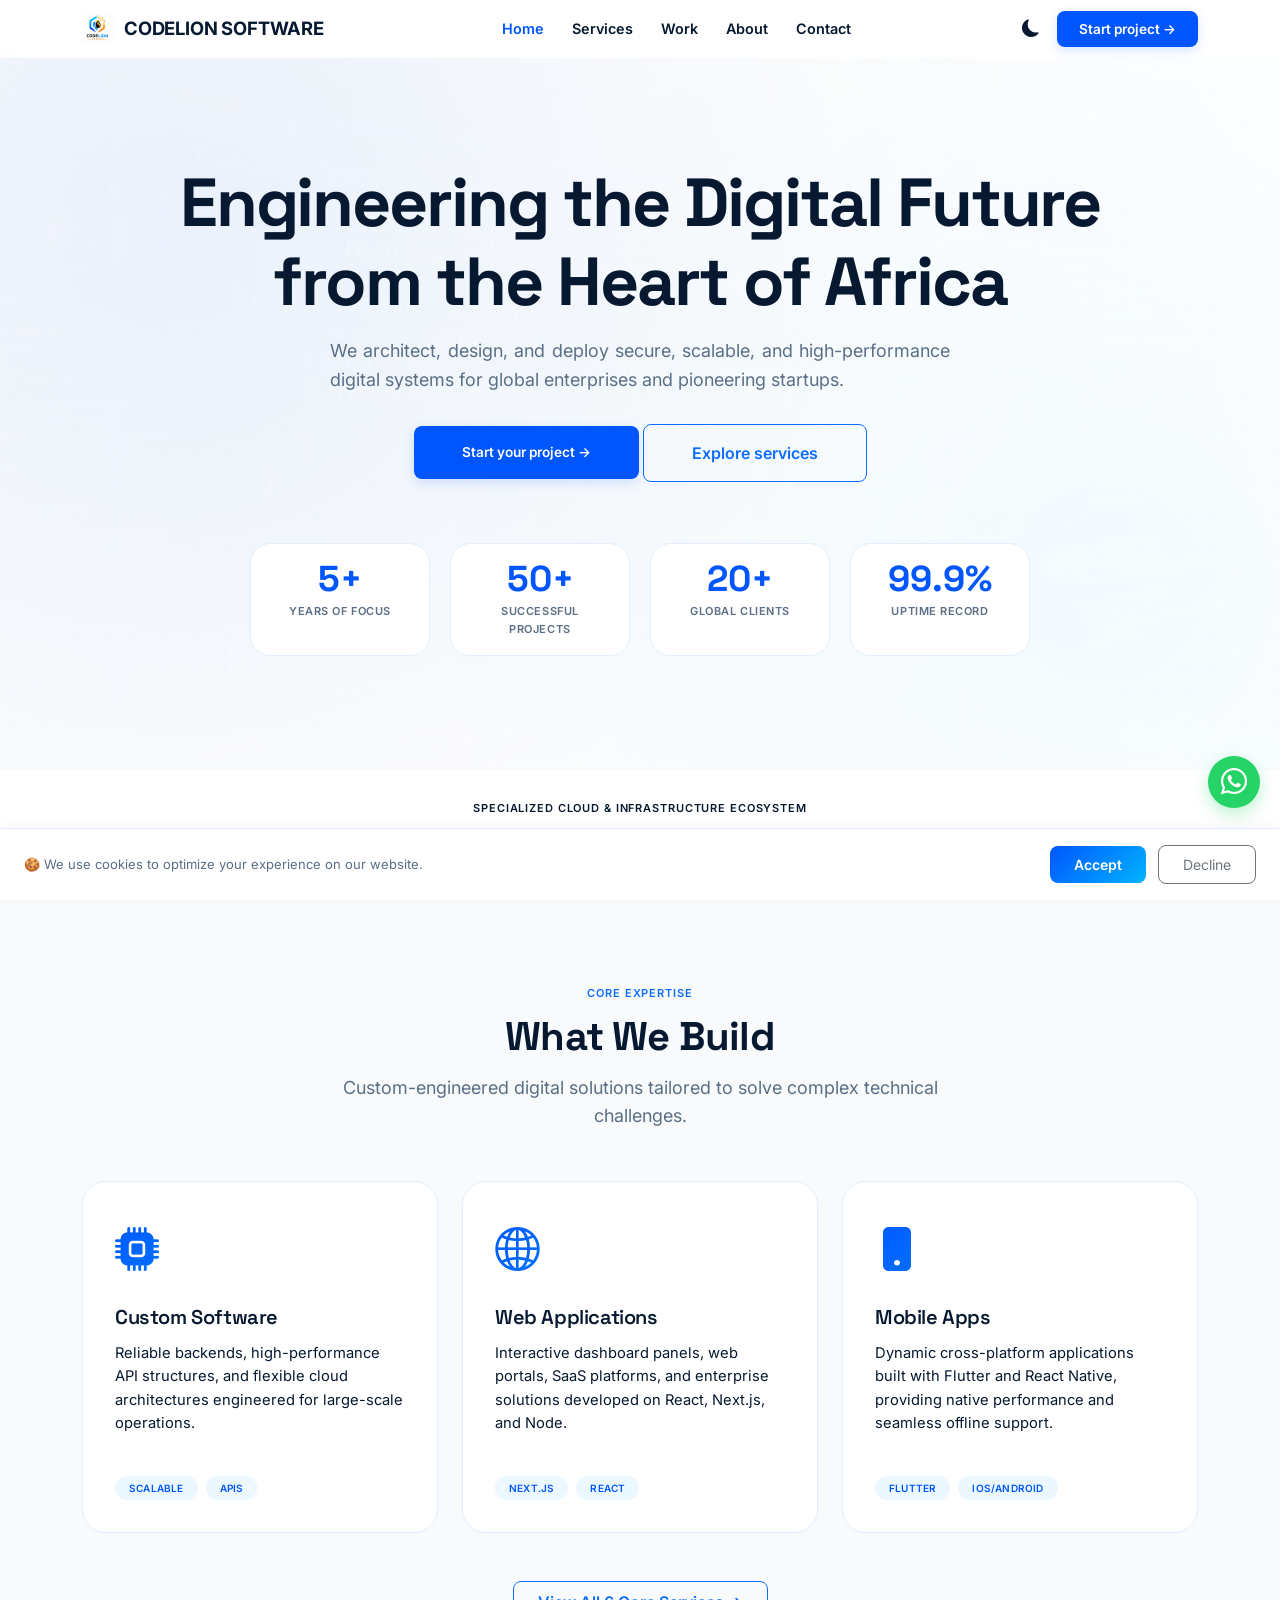
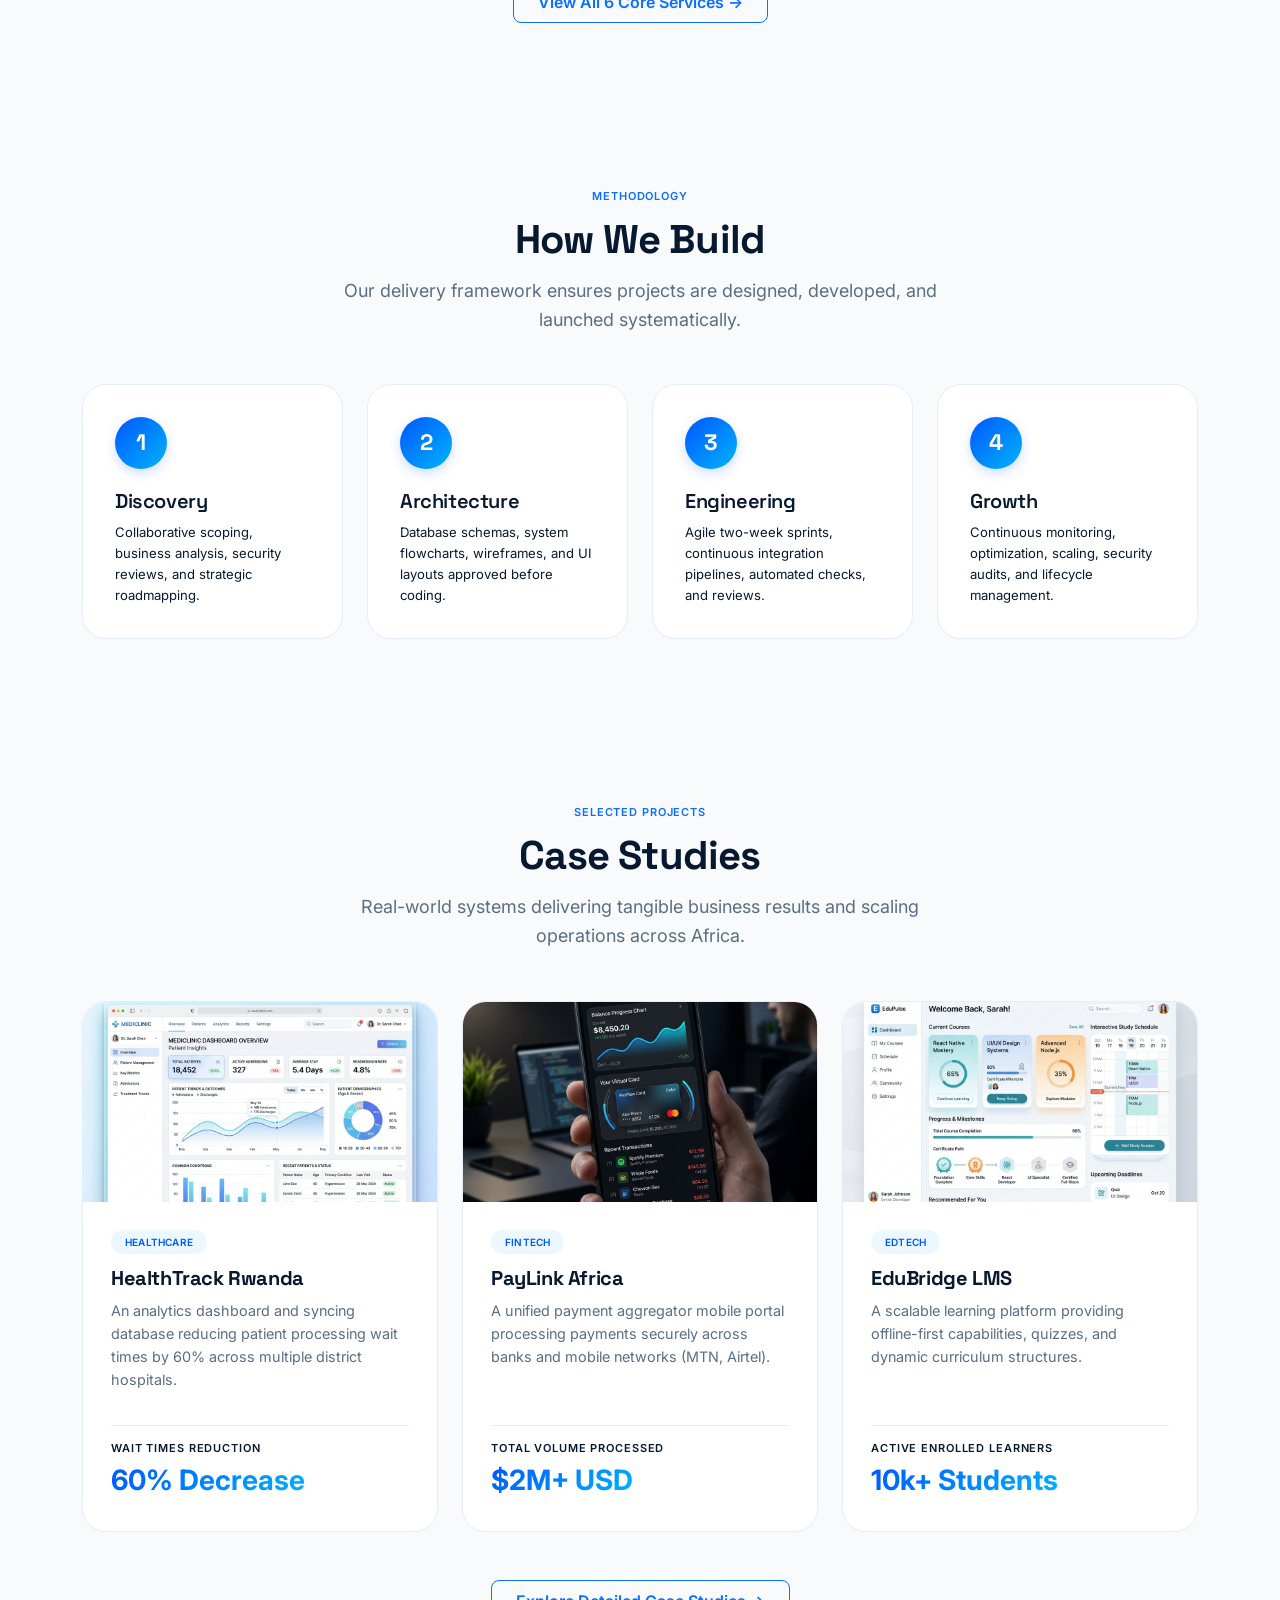
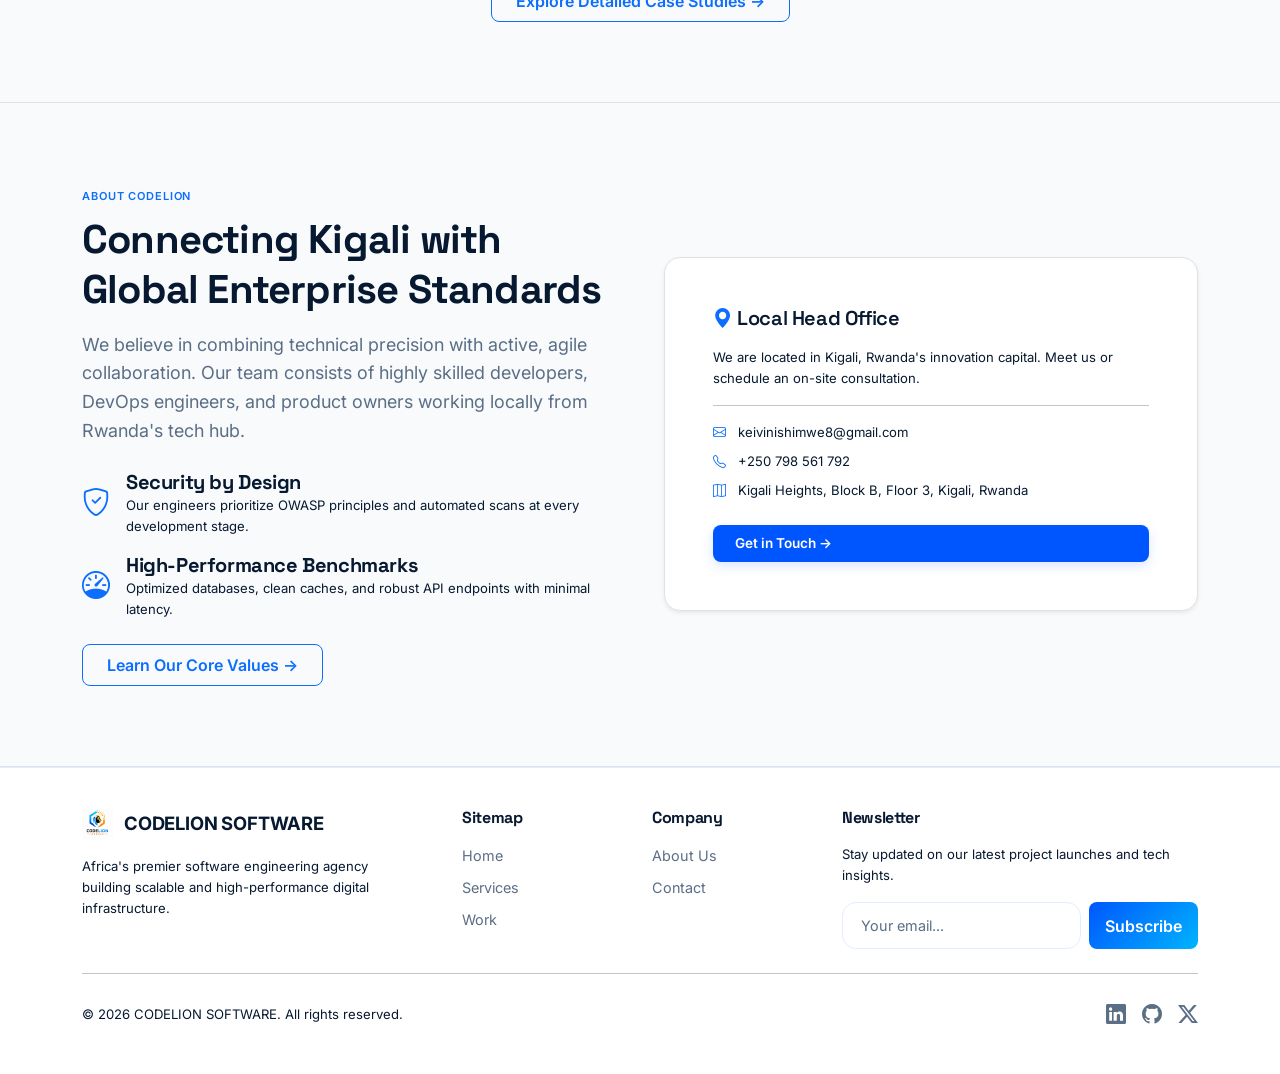
<file: index.html>
<!DOCTYPE html>
<html lang="en">
<head>
  <meta charset="UTF-8">
  <meta name="viewport" content="width=device-width, initial-scale=1.0, viewport-fit=cover">
  <meta http-equiv="X-UA-Compatible" content="IE=edge">
  
  <title>CODELION SOFTWARE | Premium Software Engineering Agency in Rwanda</title>
  <meta name="description" content="CODELION SOFTWARE is a leading software company in Rwanda and East Africa. We build modern websites, mobile apps, POS systems, ERP solutions, and custom business software.">
  <meta name="keywords" content="software company Rwanda, web development Rwanda, mobile app development Rwanda, POS system Rwanda, ERP system Rwanda, CODELION SOFTWARE, IT company Kigali, custom software Africa">
  <meta name="author" content="CODELION SOFTWARE">
  <meta name="robots" content="index, follow, max-image-preview:large">
  <meta name="language" content="en">
  <meta name="google-site-verification" content="0NyGDA1Bp1AlFbquDpGSHWUB0R0HzlV6j31wqofZDsM" />
  
  <link rel="canonical" href="https://codelion.com/">

  <!-- Open Graph (Facebook/LinkedIn) -->
  <meta property="og:type" content="website">
  <meta property="og:site_name" content="CODELION SOFTWARE">
  <meta property="og:title" content="CODELION SOFTWARE | Premium Software Engineering Agency">
  <meta property="og:description" content="Africa's premier software engineering agency. High-performance custom digital platforms, web development, and mobile apps.">
  <meta property="og:url" content="https://codelion.com/">
  <meta property="og:image" content="https://codelion.com/images/logo_light.jpg">

  <!-- Twitter Card -->
  <meta name="twitter:card" content="summary_large_image">
  <meta name="twitter:title" content="CODELION SOFTWARE | Software Company in Rwanda">
  <meta name="twitter:description" content="Professional software development company in Rwanda & East Africa.">
  <meta name="twitter:image" content="https://codelion.com/images/logo_light.jpg">

  <!-- Favicon -->
  <link id="favicon" rel="icon" type="image/png" href="images/fave-icon.png">
  <link rel="apple-touch-icon" href="images/fave-icon.png">
  
  <script type="application/ld+json">
  {
    "@context": "https://schema.org",
    "@type": ["Organization", "LocalBusiness"],
    "name": "CODELION SOFTWARE",
    "url": "https://codelion.com",
    "email": "keivinishimwe8@gmail.com",
    "telephone": "+250798561792",
    "address": {"@type": "PostalAddress", "addressLocality": "Kigali", "addressCountry": "RW"}
  }
  </script>

  <!-- External Stylesheets -->
  <link href="https://cdn.jsdelivr.net/npm/bootstrap@5.3.3/dist/css/bootstrap.min.css" rel="stylesheet">
  <link href="https://cdn.jsdelivr.net/npm/bootstrap-icons@1.11.3/font/bootstrap-icons.css" rel="stylesheet">
  <link href="https://cdn.jsdelivr.net/npm/aos@2.3.4/dist/aos.css" rel="stylesheet">
  <link href="https://fonts.googleapis.com/css2?family=Space+Grotesk:wght@400;500;600;700;800&family=Inter:opsz,wght@14..32,300;14..32,400;14..32,500;14..32,600;14..32,700;14..32,800&display=swap" rel="stylesheet">
  
  <!-- Custom Stylesheet -->
  <link href="css/style.css" rel="stylesheet">
</head>
<body>

<!-- Preloader -->
<div id="preloader"><div class="preloader-spinner"></div></div>

<!-- WhatsApp Floating Button -->
<a href="https://wa.me/250798561792?text=Hello%20CODELION%20SOFTWARE%2C%20I'd%20like%20to%20discuss%20a%20project." target="_blank" class="whatsapp-btn" aria-label="Chat on WhatsApp"><i class="bi bi-whatsapp"></i></a>

<!-- Back to Top Button -->
<button id="backToTop" class="back-to-top" aria-label="Back to Top">
  <img src="images/fave-icon.png" alt="CODELION Logo" class="back-to-top-img">
  <i class="bi bi-arrow-up-short back-to-top-arrow"></i>
</button>

<!-- Cookie Consent Banner -->
<div id="cookieBanner" class="cookie-banner">
  <span>🍪 We use cookies to optimize your experience on our website.</span>
  <div>
    <button id="acceptCookies" class="btn btn-sm btn-primary-grad px-4 py-2 me-2">Accept</button>
    <button id="declineCookies" class="btn btn-sm btn-outline-secondary px-4 py-2" style="border-radius: 8px;">Decline</button>
  </div>
</div>

<!-- Header Navigation -->
<nav class="navbar navbar-expand-lg fixed-top">
  <div class="container">
    <a class="navbar-brand" href="index.html">
      <img src="images/logo_light.jpg" alt="CODELION Logo" class="logo-img" id="navbarLogo">
      <span class="brand-text">CODELION SOFTWARE</span>
    </a>
    <button class="navbar-toggler shadow-none" type="button" data-bs-toggle="collapse" data-bs-target="#navbarMain" aria-controls="navbarMain" aria-expanded="false" aria-label="Toggle navigation">
      <i class="bi bi-list" id="menuToggleIcon" style="font-size: 1.25rem; color: var(--text-dark) !important; transition: var(--transition-fast);"></i>
    </button>
    <div class="collapse navbar-collapse" id="navbarMain">
      <ul class="navbar-nav mx-auto mb-2 mb-lg-0">
        <li class="nav-item"><a class="nav-link active" href="index.html">Home</a></li>
        <li class="nav-item"><a class="nav-link" href="services.html">Services</a></li>
        <li class="nav-item"><a class="nav-link" href="work.html">Work</a></li>
        <li class="nav-item"><a class="nav-link" href="about.html">About</a></li>
        <li class="nav-item"><a class="nav-link" href="contact.html">Contact</a></li>
      </ul>
      <div class="d-flex align-items-center gap-2">
        <button id="themeToggle" class="btn-link nav-link" aria-label="Toggle Theme">
          <i class="bi bi-moon-fill" id="themeIcon"></i>
        </button>
        <a href="contact.html" class="btn btn-start-today">Start project →</a>
      </div>
    </div>
  </div>
</nav>

<!-- Mobile Navigation (Bottom Nav) -->
<div class="bottom-nav">
  <a href="index.html" class="bottom-nav-item active"><i class="bi bi-house-door-fill"></i><span>Home</span></a>
  <a href="services.html" class="bottom-nav-item"><i class="bi bi-grid-3x3-gap-fill"></i><span>Services</span></a>
  <a href="work.html" class="bottom-nav-item"><i class="bi bi-briefcase-fill"></i><span>Work</span></a>
  <a href="about.html" class="bottom-nav-item"><i class="bi bi-person-fill"></i><span>About</span></a>
  <a href="contact.html" class="bottom-nav-item"><i class="bi bi-envelope-fill"></i><span>Contact</span></a>
</div>

<main style="margin-top: 50px;">
  <!-- Hero Section -->
  <section class="hero-section">
    <div class="hero-bg-base"></div>
    <div class="hero-wave-1"></div>
    <div class="hero-wave-2"></div>
    <div class="hero-grid"></div>
    <div class="hero-code-overlay"></div>
    
    <div class="container text-center position-relative z-1">
      <!-- <div class="hero-badge mb-4 mx-auto" data-aos="fade-down">
        <i class="bi bi-lightning-charge-fill"></i> Africa's Premier Software Agency
      </div> -->
      
      <div class="hero-heading" data-aos="fade-up">
        <h1>
          Engineering the Digital Future<br>
          from the <span class="hero-heading-gradient">Heart of Africa</span>
        </h1>
      </div>
      
      <p class="lead-text mx-auto mt-3 text-justify" style="max-width: 620px; text-align: justify;" data-aos="fade-up" data-aos-delay="100">
        We architect, design, and deploy secure, scalable, and high-performance digital systems for global enterprises and pioneering startups.
      </p>
      
      <div class="hero-buttons" data-aos="fade-up" data-aos-delay="200">
        <a href="contact.html" class="btn btn-start-today px-5 py-3 my-3">Start your project →</a>
        <a href="services.html" class="btn btn-outline-primary px-5 py-3" style="border-radius: 8px; border-width: 1.5px; font-weight: 600;">Explore services</a>
      </div>
      
      <div class="hero-stats" data-aos="fade-up" data-aos-delay="300">
        <div class="stat-card"><div class="stat-number" data-target="5">0</div><div class="stat-label">Years of Focus</div></div>
        <div class="stat-card"><div class="stat-number" data-target="50">0</div><div class="stat-label">Successful Projects</div></div>
        <div class="stat-card"><div class="stat-number" data-target="20">0</div><div class="stat-label">Global Clients</div></div>
        <div class="stat-card"><div class="stat-number" data-target="99.9">0</div><div class="stat-label">Uptime Record</div></div>
      </div>
    </div>
  </section>

  <!-- Partner Logos / Trust Section -->
  <section class="tech-trust-section">
    <div class="container text-center">
      <span class="caption-sm text-darking_color  mb-3 d-block">Specialized Cloud & Infrastructure Ecosystem</span>
      <div class="d-flex gap-3 justify-content-center flex-wrap mt-2">
        <span class="tech-badge"><i class="bi bi-clouds-fill"></i> Amazon Web Services</span>
        <span class="tech-badge"><i class="bi bi-microsoft"></i> Microsoft Azure</span>
        <span class="tech-badge"><i class="bi bi-google"></i> Google Cloud</span>
        <span class="tech-badge"><i class="bi bi-box-seam-fill"></i> Docker Containerization</span>
        <span class="tech-badge"><i class="bi bi-boxes"></i> Kubernetes</span>
        <span class="tech-badge"><i class="bi bi-database-fill"></i> MongoDB Atlas</span>
      </div>
    </div>
  </section>

  <!-- Services Overview -->
  <section class="section-padding">
    <div class="container">
      <div class="section-header text-center" data-aos="fade-up">
        <span class="caption-sm text-primary">Core Expertise</span>
        <h2 class="fw-bold mt-2">What We Build</h2>
        <p class="lead-text">Custom-engineered digital solutions tailored to solve complex technical challenges.</p>
      </div>
      
      <div class="row g-4">
        <div class="col-lg-4 col-md-6" data-aos="fade-up">
          <div class="service-card">
            <i class="bi bi-cpu-fill service-icon"></i>
            <h4>Custom Software</h4>
            <p>Reliable backends, high-performance API structures, and flexible cloud architectures engineered for large-scale operations.</p>
            <div class="d-flex gap-2 mt-4"><span class="tag-sm">Scalable</span><span class="tag-sm">APIs</span></div>
          </div>
        </div>
        
        <div class="col-lg-4 col-md-6" data-aos="fade-up" data-aos-delay="100">
          <div class="service-card">
            <i class="bi bi-globe2 service-icon"></i>
            <h4>Web Applications</h4>
            <p>Interactive dashboard panels, web portals, SaaS platforms, and enterprise solutions developed on React, Next.js, and Node.</p>
            <div class="d-flex gap-2 mt-4"><span class="tag-sm">Next.js</span><span class="tag-sm">React</span></div>
          </div>
        </div>
        
        <div class="col-lg-4 col-md-6" data-aos="fade-up" data-aos-delay="200">
          <div class="service-card">
            <i class="bi bi-phone-fill service-icon"></i>
            <h4>Mobile Apps</h4>
            <p>Dynamic cross-platform applications built with Flutter and React Native, providing native performance and seamless offline support.</p>
            <div class="d-flex gap-2 mt-4"><span class="tag-sm">Flutter</span><span class="tag-sm">iOS/Android</span></div>
          </div>
        </div>
      </div>
      
      <div class="text-center mt-5" data-aos="fade-up">
        <a href="services.html" class="btn btn-outline-primary px-4 py-2" style="border-radius: 8px; font-weight:600;">View All 6 Core Services →</a>
      </div>
    </div>
  </section>

  <!-- Dynamic Process Section -->
  <section class="section-padding bg-soft">
    <div class="container">
      <div class="section-header text-center" data-aos="fade-up">
        <span class="caption-sm text-primary">Methodology</span>
        <h2 class="fw-bold mt-2">How We Build</h2>
        <p class="lead-text">Our delivery framework ensures projects are designed, developed, and launched systematically.</p>
      </div>
      
      <div class="row g-4">
        <div class="col-lg-3 col-md-6" data-aos="fade-up">
          <div class="process-card">
            <div class="circle-number">1</div>
            <h4 class="fs-5">Discovery</h4>
            <p class=" text-darking_color small mb-0">Collaborative scoping, business analysis, security reviews, and strategic roadmapping.</p>
          </div>
        </div>
        
        <div class="col-lg-3 col-md-6" data-aos="fade-up" data-aos-delay="100">
          <div class="process-card">
            <div class="circle-number">2</div>
            <h4 class="fs-5">Architecture</h4>
            <p class="text-darking_color small mb-0">Database schemas, system flowcharts, wireframes, and UI layouts approved before coding.</p>
          </div>
        </div>
        
        <div class="col-lg-3 col-md-6" data-aos="fade-up" data-aos-delay="200">
          <div class="process-card">
            <div class="circle-number">3</div>
            <h4 class="fs-5">Engineering</h4>
            <p class="text-darking_color small mb-0">Agile two-week sprints, continuous integration pipelines, automated checks, and reviews.</p>
          </div>
        </div>
        
        <div class="col-lg-3 col-md-6" data-aos="fade-up" data-aos-delay="300">
          <div class="process-card">
            <div class="circle-number">4</div>
            <h4 class="fs-5">Growth</h4>
            <p class="text-darking_color small mb-0">Continuous monitoring, optimization, scaling, security audits, and lifecycle management.</p>
          </div>
        </div>
      </div>
    </div>
  </section>

  <!-- Work Showcase -->
  <section class="section-padding">
    <div class="container">
      <div class="section-header text-center" data-aos="fade-up">
        <span class="caption-sm text-primary">Selected Projects</span>
        <h2 class="fw-bold mt-2">Case Studies</h2>
        <p class="lead-text">Real-world systems delivering tangible business results and scaling operations across Africa.</p>
      </div>
      
      <div class="row g-4">
        <!-- Project 1 -->
        <div class="col-lg-4 col-md-6" data-aos="fade-up">
          <div class="case-card">
            <div class="case-img-container">
              <img src="images/image_03.png" alt="HealthTrack Rwanda UI" class="case-img">
            </div>
            <div class="case-card-body">
              <span class="tag-sm align-self-start">Healthcare</span>
              <h4 class="fw-bold">HealthTrack Rwanda</h4>
              <p>An analytics dashboard and syncing database reducing patient processing wait times by 60% across multiple district hospitals.</p>
              <div class="case-metric">
                <span class="small text-darking_color  d-block uppercase caption-sm">Wait Times Reduction</span>
                <span class="gradient-text fw-bold fs-3">60% Decrease</span>
              </div>
            </div>
          </div>
        </div>
        
        <!-- Project 2 -->
        <div class="col-lg-4 col-md-6" data-aos="fade-up" data-aos-delay="100">
          <div class="case-card">
            <div class="case-img-container">
              <img src="images/image_02.png" alt="PayLink Africa UI" class="case-img">
            </div>
            <div class="case-card-body">
              <span class="tag-sm align-self-start">Fintech</span>
              <h4 class="fw-bold">PayLink Africa</h4>
              <p>A unified payment aggregator mobile portal processing payments securely across banks and mobile networks (MTN, Airtel).</p>
              <div class="case-metric">
                <span class="small text-darking_color  d-block uppercase caption-sm">Total Volume Processed</span>
                <span class="gradient-text fw-bold fs-3">$2M+ USD</span>
              </div>
            </div>
          </div>
        </div>
        
        <!-- Project 3 -->
        <div class="col-lg-4 col-md-6" data-aos="fade-up" data-aos-delay="200">
          <div class="case-card">
            <div class="case-img-container">
              <img src="images/image_01.png" alt="EduBridge LMS UI" class="case-img">
            </div>
            <div class="case-card-body">
              <span class="tag-sm align-self-start">EdTech</span>
              <h4 class="fw-bold">EduBridge LMS</h4>
              <p>A scalable learning platform providing offline-first capabilities, quizzes, and dynamic curriculum structures.</p>
              <div class="case-metric">
                <span class="small text-darking_color  d-block uppercase caption-sm">Active Enrolled Learners</span>
                <span class="gradient-text fw-bold fs-3">10k+ Students</span>
              </div>
            </div>
          </div>
        </div>
      </div>
      
      <div class="text-center mt-5" data-aos="fade-up">
        <a href="work.html" class="btn btn-outline-primary px-4 py-2" style="border-radius: 8px; font-weight:600;">Explore Detailed Case Studies →</a>
      </div>
    </div>
  </section>

  <!-- Core Values & Quick Intro -->
  <section class="section-padding bg-soft border-top border-bottom">
    <div class="container">
      <div class="row align-items-center g-5">
        <div class="col-lg-6" data-aos="fade-right">
          <span class="caption-sm text-primary">About CODELION</span>
          <h2 class="fw-bold mt-2">Connecting Kigali with Global Enterprise Standards</h2>
          <p class="lead-text mt-3">We believe in combining technical precision with active, agile collaboration. Our team consists of highly skilled developers, DevOps engineers, and product owners working locally from Rwanda's tech hub.</p>
          <div class="mt-4">
            <div class="d-flex align-items-center gap-3 mb-3">
              <i class="bi bi-shield-check text-primary fs-3"></i>
              <div>
                <h5 class="mb-0">Security by Design</h5>
                <p class="small text-darking_color  mb-0">Our engineers prioritize OWASP principles and automated scans at every development stage.</p>
              </div>
            </div>
            <div class="d-flex align-items-center gap-3">
              <i class="bi bi-speedometer text-primary fs-3"></i>
              <div>
                <h5 class="mb-0">High-Performance Benchmarks</h5>
                <p class="small text-darking_color  mb-0">Optimized databases, clean caches, and robust API endpoints with minimal latency.</p>
              </div>
            </div>
          </div>
          <a href="about.html" class="btn btn-outline-primary mt-4 px-4 py-2" style="border-radius: 8px; font-weight: 600;">Learn Our Core Values →</a>
        </div>
        <div class="col-lg-6" data-aos="fade-left">
          <div class="bg-white p-4 p-md-5 rounded-4 border shadow-sm">
            <h4 class="mb-3"><i class="bi bi-geo-alt-fill text-primary"></i> Local Head Office</h4>
            <p class="text-darking_color  small">We are located in Kigali, Rwanda's innovation capital. Meet us or schedule an on-site consultation.</p>
            <hr class="my-3">
            <p class="small mb-2"><i class="bi bi-envelope text-primary me-2"></i> keivinishimwe8@gmail.com</p>
            <p class="small mb-2"><i class="bi bi-telephone text-primary me-2"></i> +250 798 561 792</p>
            <p class="small mb-3"><i class="bi bi-map text-primary me-2"></i> Kigali Heights, Block B, Floor 3, Kigali, Rwanda</p>
            <a href="contact.html" class="btn btn-start-today w-100 py-2 mt-2">Get in Touch →</a>
          </div>
        </div>
      </div>
    </div>
  </section>
</main>

<!-- Footer Section -->
<footer>
  <div class="container pb-4">
    <div class="row g-4">
      <div class="col-lg-4">
        <div class="footer-brand-container">
          <img src="images/logo_light.jpg" alt="CODELION Footer Logo" class="logo-img footer-logo-img" id="footerLogo" style="height: 32px; width: auto;">
          <span class="brand-text">CODELION SOFTWARE</span>
        </div>
        <p class="text-darking_color  small mt-3" style="max-width: 300px;">Africa's premier software engineering agency building scalable and high-performance digital infrastructure.</p>
      </div>
      <div class="col-6 col-lg-2">
        <h6 class="fw-bold mb-3">Sitemap</h6>
        <ul class="list-unstyled">
          <li class="mb-2"><a href="index.html" class="footer-link">Home</a></li>
          <li class="mb-2"><a href="services.html" class="footer-link">Services</a></li>
          <li class="mb-2"><a href="work.html" class="footer-link">Work</a></li>
        </ul>
      </div>
      <div class="col-6 col-lg-2">
        <h6 class="fw-bold mb-3">Company</h6>
        <ul class="list-unstyled">
          <li class="mb-2"><a href="about.html" class="footer-link">About Us</a></li>
          <li class="mb-2"><a href="contact.html" class="footer-link">Contact</a></li>
        </ul>
      </div>
      <div class="col-lg-4">
        <h6 class="fw-bold mb-3">Newsletter</h6>
        <p class="text-darking_color  small">Stay updated on our latest project launches and tech insights.</p>
        <form class="d-flex gap-2" action="https://formspree.io/f/xzdqoyaj" method="POST">
          <input class="form-control" type="email" name="email" placeholder="Your email..." aria-label="Your email" required>
          <button class="btn btn-primary-grad px-3" type="submit">Subscribe</button>
        </form>
      </div>
    </div>
    <hr class="my-4">
    <div class="row align-items-center">
      <div class="col-md-6 text-center text-md-start">
        <p class="text-darking_color  small mb-0">© 2026 CODELION SOFTWARE. All rights reserved.</p>
      </div>
      <div class="col-md-6 text-center text-md-end mt-2 mt-md-0">
        <div class="d-flex gap-3 justify-content-center justify-content-md-end">
          <a href="https://www.linkedin.com/company/codelion" class="footer-link" aria-label="LinkedIn"><i class="bi bi-linkedin fs-5"></i></a>
          <a href="https://github.com/codelion" class="footer-link" aria-label="GitHub"><i class="bi bi-github fs-5"></i></a>
          <a href="https://x.com/codelion" class="footer-link" aria-label="Twitter"><i class="bi bi-twitter-x fs-5"></i></a>
        </div>
      </div>
    </div>
  </div>
</footer>

<!-- =========================
THE MOST IMPORTANT PART: STRUCTURED DATA (GOOGLE BRAIN)
========================= -->

<script type="application/ld+json">
{
  "@context": "https://schema.org",
  "@type": "SoftwareCompany",
  "name": "CODELION SOFTWARE",
  "url": "https://codelion.com",
  "logo": "https://codelion.com/images/logo_light.jpg",
  "description": "Software company in Rwanda and East Africa building websites, mobile apps, POS systems, ERP systems, and custom software solutions.",
  "telephone": "+250798561792",
  "email": "keivinishimwe8@gmail.com",
  "address": {
    "@type": "PostalAddress",
    "addressLocality": "Kigali",
    "addressCountry": "RW"
  },
  "areaServed": [
    "Rwanda",
    "East Africa",
    "Africa"
  ],
  "sameAs": [
    "https://linkedin.com/company/codelion",
    "https://twitter.com/codelion",
    "https://github.com/codelion"
  ]
}
</script>

<!-- WEBSITE SEARCH SCHEMA -->
<script type="application/ld+json">
{
  "@context": "https://schema.org",
  "@type": "WebSite",
  "name": "CODELION SOFTWARE",
  "url": "https://codelion.com",
  "potentialAction": {
    "@type": "SearchAction",
    "target": "https://codelion.com/search?q={search_term_string}",
    "query-input": "required name=search_term_string"
  }
}
</script>

<!-- External JavaScript Libraries -->
<script src="https://cdn.jsdelivr.net/npm/bootstrap@5.3.3/dist/js/bootstrap.bundle.min.js"></script>
<script src="https://cdn.jsdelivr.net/npm/aos@2.3.4/dist/aos.js"></script>
<script src="js/main.js"></script>
</body>
</html>
</file>
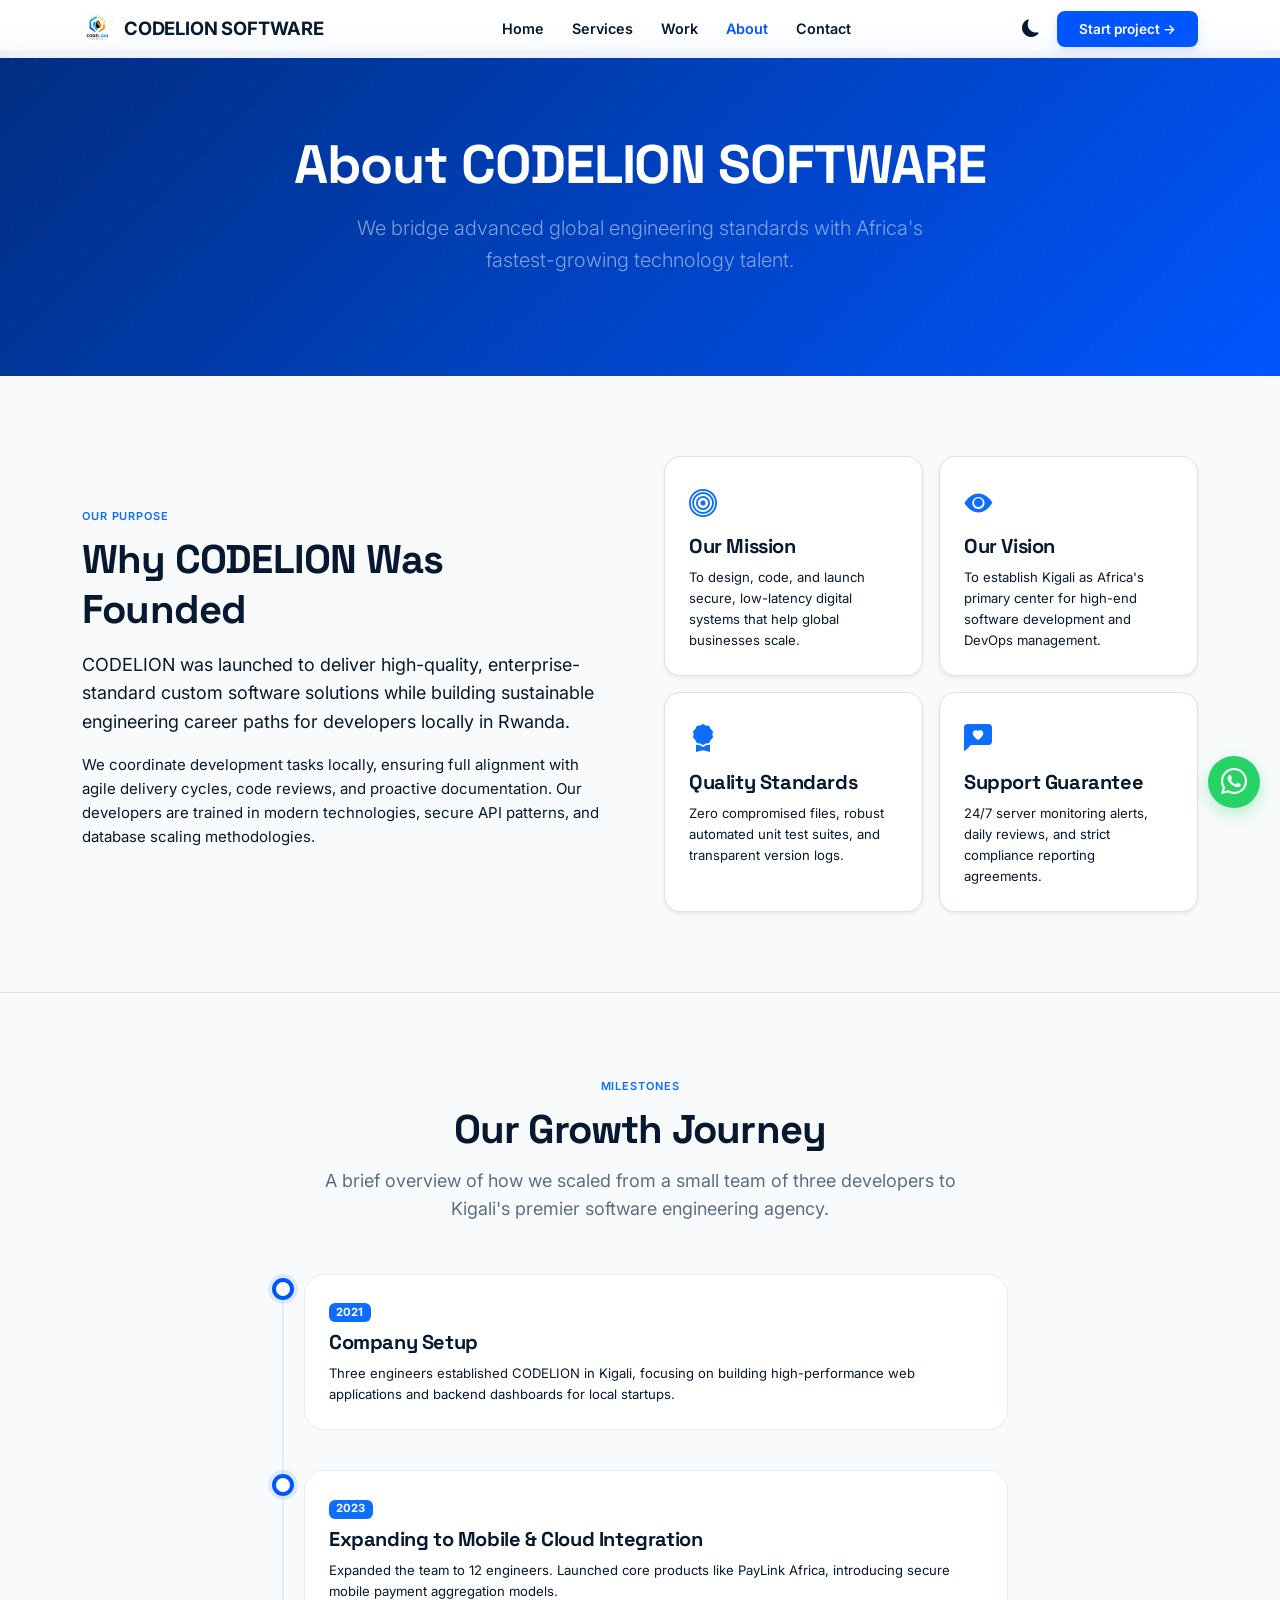
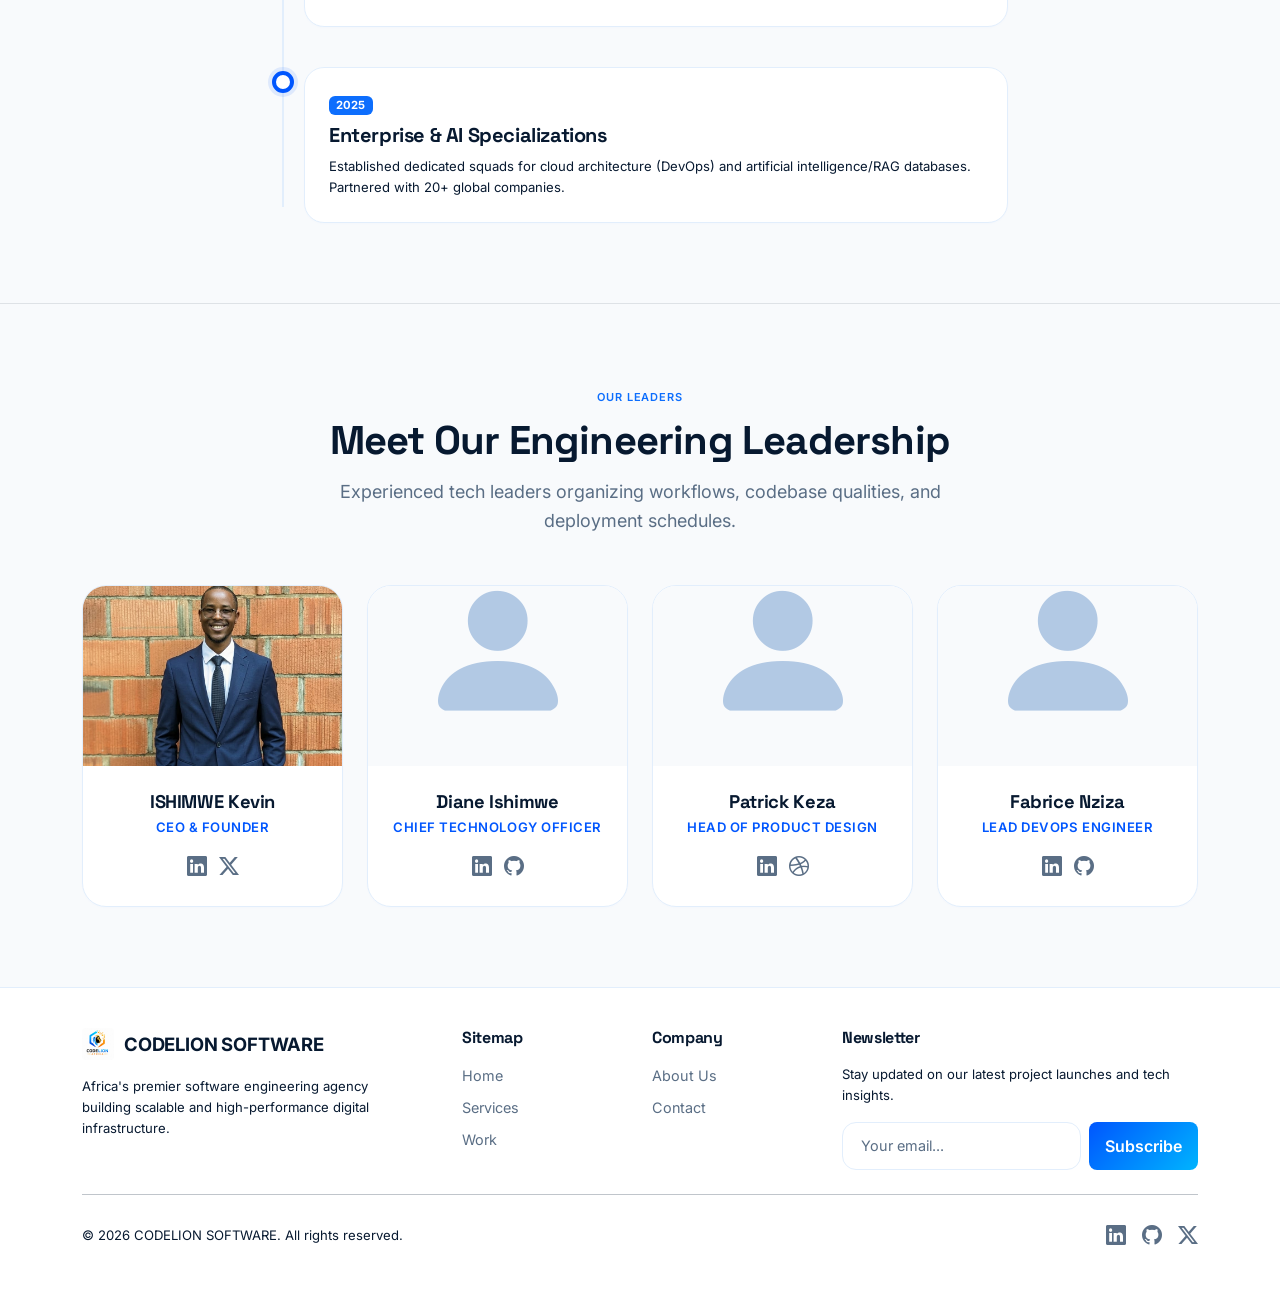
<file: about.html>
<!DOCTYPE html>
<html lang="en">
<head>
  <meta charset="UTF-8">
  <meta name="viewport" content="width=device-width, initial-scale=1.0, user-scalable=yes, viewport-fit=cover">
  <meta http-equiv="X-UA-Compatible" content="IE=edge">
  <title>About Us | CODELION SOFTWARE — Africa's Premier Engineering Agency</title>
  <meta name="description" content="Learn about CODELION SOFTWARE: our mission, our timeline, our commitment to Kigali, Rwanda, and our leadership team.">
  <link rel="canonical" href="https://codelion.com/about.html">

  <!-- Favicon -->
  <link id="favicon" rel="icon" type="image/png" href="images/fave-icon.png">
  <link rel="apple-touch-icon" href="images/fave-icon.png">

  <!-- External Stylesheets -->
  <link href="https://cdn.jsdelivr.net/npm/bootstrap@5.3.3/dist/css/bootstrap.min.css" rel="stylesheet">
  <link href="https://cdn.jsdelivr.net/npm/bootstrap-icons@1.11.3/font/bootstrap-icons.css" rel="stylesheet">
  <link href="https://cdn.jsdelivr.net/npm/aos@2.3.4/dist/aos.css" rel="stylesheet">
  <link href="https://fonts.googleapis.com/css2?family=Space+Grotesk:wght@400;500;600;700;800&family=Inter:opsz,wght@14..32,300;14..32,400;14..32,500;14..32,600;14..32,700;14..32,800&display=swap" rel="stylesheet">
  
  <!-- Custom Stylesheet -->
  <link href="css/style.css" rel="stylesheet">
</head>
<body>

<div id="preloader"><div class="preloader-spinner"></div></div>
<a href="https://wa.me/250798561792?text=Hello%20CODELION%20SOFTWARE%2C%20I'd%20like%20to%20discuss%20project%20coordination." target="_blank" class="whatsapp-btn" aria-label="Chat on WhatsApp"><i class="bi bi-whatsapp"></i></a>
<button id="backToTop" class="back-to-top" aria-label="Back to Top">
  <img src="images/fave-icon.png" alt="CODELION Logo" class="back-to-top-img">
  <i class="bi bi-arrow-up-short back-to-top-arrow"></i>
</button>

<!-- Header Navigation -->
<nav class="navbar navbar-expand-lg fixed-top">
  <div class="container">
    <a class="navbar-brand" href="index.html">
      <img src="images/logo_light.jpg" alt="CODELION Logo" class="logo-img" id="navbarLogo">
      <span class="brand-text">CODELION SOFTWARE</span>
    </a>
    <button class="navbar-toggler shadow-none" type="button" data-bs-toggle="collapse" data-bs-target="#navbarMain" aria-controls="navbarMain" aria-expanded="false" aria-label="Toggle navigation">
      <i class="bi bi-list" id="menuToggleIcon" style="font-size: 1.25rem; color: var(--text-dark) !important; transition: var(--transition-fast);"></i>
    </button>
    <div class="collapse navbar-collapse" id="navbarMain">
      <ul class="navbar-nav mx-auto mb-2 mb-lg-0">
        <li class="nav-item"><a class="nav-link" href="index.html">Home</a></li>
        <li class="nav-item"><a class="nav-link" href="services.html">Services</a></li>
        <li class="nav-item"><a class="nav-link" href="work.html">Work</a></li>
        <li class="nav-item"><a class="nav-link active" href="about.html">About</a></li>
        <li class="nav-item"><a class="nav-link" href="contact.html">Contact</a></li>
      </ul>
      <div class="d-flex align-items-center gap-2">
        <button id="themeToggle" class="btn-link nav-link" aria-label="Toggle Theme">
          <i class="bi bi-moon-fill" id="themeIcon"></i>
        </button>
        <a href="contact.html" class="btn btn-start-today">Start project →</a>
      </div>
    </div>
  </div>
</nav>

<!-- Mobile Navigation (Bottom Nav) -->
<div class="bottom-nav">
  <a href="index.html" class="bottom-nav-item"><i class="bi bi-house-door-fill"></i><span>Home</span></a>
  <a href="services.html" class="bottom-nav-item"><i class="bi bi-grid-3x3-gap-fill"></i><span>Services</span></a>
  <a href="work.html" class="bottom-nav-item"><i class="bi bi-briefcase-fill"></i><span>Work</span></a>
  <a href="about.html" class="bottom-nav-item active"><i class="bi bi-person-fill"></i><span>About</span></a>
  <a href="contact.html" class="bottom-nav-item"><i class="bi bi-envelope-fill"></i><span>Contact</span></a>
</div>

<main style="margin-top: 50px;">
  <!-- Subpage Hero Banner -->
  <section class="subpage-hero">
    <div class="container text-center py-4">
      <h1 class="subpage-hero-title" data-aos="fade-up">About CODELION SOFTWARE</h1>
      <p class="lead text-white-50 mx-auto mt-3" style="max-width: 600px;" data-aos="fade-up" data-aos-delay="100">
        We bridge advanced global engineering standards with Africa's fastest-growing technology talent.
      </p>
    </div>
  </section>

  <!-- Mission & Vision Section -->
  <section class="section-padding">
    <div class="container">
      <div class="row align-items-center g-5">
        <div class="col-lg-6" data-aos="fade-right">
          <span class="caption-sm text-primary">Our Purpose</span>
          <h2 class="fw-bold mt-2">Why CODELION Was Founded</h2>
          <p class="lead-text mt-3 text-darking_color ">CODELION was launched to deliver high-quality, enterprise-standard custom software solutions while building sustainable engineering career paths for developers locally in Rwanda.</p>
          <p class="text-darking_color ">We coordinate development tasks locally, ensuring full alignment with agile delivery cycles, code reviews, and proactive documentation. Our developers are trained in modern technologies, secure API patterns, and database scaling methodologies.</p>
        </div>
        
        <div class="col-lg-6" data-aos="fade-left">
          <div class="row g-3">
            <div class="col-sm-6">
              <div class="p-4 bg-white border rounded-4 shadow-sm h-100">
                <i class="bi bi-bullseye text-primary fs-3"></i>
                <h5 class="fw-bold mt-2">Our Mission</h5>
                <p class="small text-darking_color  mb-0">To design, code, and launch secure, low-latency digital systems that help global businesses scale.</p>
              </div>
            </div>
            <div class="col-sm-6">
              <div class="p-4 bg-white border rounded-4 shadow-sm h-100">
                <i class="bi bi-eye-fill text-primary fs-3"></i>
                <h5 class="fw-bold mt-2">Our Vision</h5>
                <p class="small text-darking_color  mb-0">To establish Kigali as Africa's primary center for high-end software development and DevOps management.</p>
              </div>
            </div>
            <div class="col-sm-6">
              <div class="p-4 bg-white border rounded-4 shadow-sm h-100">
                <i class="bi bi-award-fill text-primary fs-3"></i>
                <h5 class="fw-bold mt-2">Quality Standards</h5>
                <p class="small text-darking_color  mb-0">Zero compromised files, robust automated unit test suites, and transparent version logs.</p>
              </div>
            </div>
            <div class="col-sm-6">
              <div class="p-4 bg-white border rounded-4 shadow-sm h-100">
                <i class="bi bi-chat-left-heart-fill text-primary fs-3"></i>
                <h5 class="fw-bold mt-2">Support Guarantee</h5>
                <p class="small text-darking_color  mb-0">24/7 server monitoring alerts, daily reviews, and strict compliance reporting agreements.</p>
              </div>
            </div>
          </div>
        </div>
      </div>
    </div>
  </section>

  <!-- Growth Timeline Section -->
  <section class="section-padding bg-soft border-top border-bottom">
    <div class="container">
      <div class="section-header text-center" data-aos="fade-up">
        <span class="caption-sm text-primary">Milestones</span>
        <h2 class="fw-bold mt-2">Our Growth Journey</h2>
        <p class="lead-text">A brief overview of how we scaled from a small team of three developers to Kigali's premier software engineering agency.</p>
      </div>

      <div class="row justify-content-center">
        <div class="col-lg-8">
          <div class="workflow-timeline">
            <!-- Step 1 -->
            <div class="workflow-step" data-aos="fade-up">
              <div class="workflow-dot"></div>
              <div class="workflow-content">
                <span class="badge bg-primary mb-2">2021</span>
                <h4 class="fs-5 fw-bold">Company Setup</h4>
                <p class="text-darking_color  small mb-0">Three engineers established CODELION in Kigali, focusing on building high-performance web applications and backend dashboards for local startups.</p>
              </div>
            </div>
            <!-- Step 2 -->
            <div class="workflow-step" data-aos="fade-up" data-aos-delay="100">
              <div class="workflow-dot"></div>
              <div class="workflow-content">
                <span class="badge bg-primary mb-2">2023</span>
                <h4 class="fs-5 fw-bold">Expanding to Mobile & Cloud Integration</h4>
                <p class="text-darking_color  small mb-0">Expanded the team to 12 engineers. Launched core products like PayLink Africa, introducing secure mobile payment aggregation models.</p>
              </div>
            </div>
            <!-- Step 3 -->
            <div class="workflow-step" data-aos="fade-up" data-aos-delay="200">
              <div class="workflow-dot"></div>
              <div class="workflow-content">
                <span class="badge bg-primary mb-2">2025</span>
                <h4 class="fs-5 fw-bold">Enterprise & AI Specializations</h4>
                <p class="text-darking_color  small mb-0">Established dedicated squads for cloud architecture (DevOps) and artificial intelligence/RAG databases. Partnered with 20+ global companies.</p>
              </div>
            </div>
          </div>
        </div>
      </div>
    </div>
  </section>

  <!-- Meet the Team Section -->
  <section class="section-padding">
    <div class="container">
      <div class="section-header text-center" data-aos="fade-up">
        <span class="caption-sm text-primary">Our Leaders</span>
        <h2 class="fw-bold mt-2">Meet Our Engineering Leadership</h2>
        <p class="lead-text">Experienced tech leaders organizing workflows, codebase qualities, and deployment schedules.</p>
      </div>

      <div class="row g-4">
        <!-- Leader 1 -->
        <div class="col-lg-3 col-sm-6" data-aos="fade-up">
          <div class="team-card">
            <div class="team-img-container">
              <!-- <i class="bi bi-person-fill"></i> -->
               <img src="./images/keivin_KKKEEEEVVVVVEEEEEprofile.jpeg" alt="ISHIMWE  Kevin" class="team-img">
            </div>
            <div class="team-body">
              <h4 class="fw-bold">ISHIMWE Kevin</h4>
              <div class="team-role">CEO & Founder</div>
              <div class="team-socials">
                <a href="https://www.linkedin.com/company/codelion" aria-label="LinkedIn"><i class="bi bi-linkedin fs-5"></i></a>
                <a href="https://x.com/codelion" aria-label="Twitter"><i class="bi bi-twitter-x fs-5"></i></a>
              </div>
            </div>
          </div>
        </div>

        <!-- Leader 2 -->
        <div class="col-lg-3 col-sm-6" data-aos="fade-up" data-aos-delay="100">
          <div class="team-card">
            <div class="team-img-container">
              <i class="bi bi-person-fill"></i>
            </div>
            <div class="team-body">
              <h4 class="fw-bold">Diane Ishimwe</h4>
              <div class="team-role">Chief Technology Officer</div>
              <div class="team-socials">
                <a href="https://www.linkedin.com/in/diane-ishimwe/" aria-label="LinkedIn"><i class="bi bi-linkedin fs-5"></i></a>
                <a href="https://github.com/diane-ishimwe" aria-label="GitHub"><i class="bi bi-github fs-5"></i></a>
              </div>
            </div>
          </div>
        </div>

        <!-- Leader 3 -->
        <div class="col-lg-3 col-sm-6" data-aos="fade-up" data-aos-delay="200">
          <div class="team-card">
            <div class="team-img-container">
              <i class="bi bi-person-fill"></i>
            </div>
            <div class="team-body">
              <h4 class="fw-bold">Patrick Keza</h4>
              <div class="team-role">Head of Product Design</div>
              <div class="team-socials">
                <a href="https://www.linkedin.com/in/patrick-keza/" aria-label="LinkedIn"><i class="bi bi-linkedin fs-5"></i></a>
                <a href="https://dribbble.com/patrickkeza" aria-label="Dribbble"><i class="bi bi-dribbble fs-5"></i></a>
              </div>
            </div>
          </div>
        </div>

        <!-- Leader 4 -->
        <div class="col-lg-3 col-sm-6" data-aos="fade-up" data-aos-delay="300">
          <div class="team-card">
            <div class="team-img-container">
              <i class="bi bi-person-fill"></i>
            </div>
            <div class="team-body">
              <h4 class="fw-bold">Fabrice Nziza</h4>
              <div class="team-role">Lead DevOps Engineer</div>
              <div class="team-socials">
                <a href="https://www.linkedin.com/in/fabrice-nziza/" aria-label="LinkedIn"><i class="bi bi-linkedin fs-5"></i></a>
                <a href="https://github.com/fabricenZiza" aria-label="GitHub"><i class="bi bi-github fs-5"></i></a>
              </div>
            </div>
          </div>
        </div>
      </div>
    </div>
  </section>
</main>

<!-- Footer Section -->
<footer>
  <div class="container pb-4">
    <div class="row g-4">
      <div class="col-lg-4">
        <div class="footer-brand-container">
          <img src="images/logo_light.jpg" alt="CODELION Footer Logo" class="logo-img footer-logo-img" id="footerLogo" style="height: 32px; width: auto;">
          <span class="brand-text">CODELION SOFTWARE</span>
        </div>
        <p class="text-darking_color  small mt-3" style="max-width: 300px;">Africa's premier software engineering agency building scalable and high-performance digital infrastructure.</p>
      </div>
      <div class="col-6 col-lg-2">
        <h6 class="fw-bold mb-3">Sitemap</h6>
        <ul class="list-unstyled">
          <li class="mb-2"><a href="index.html" class="footer-link">Home</a></li>
          <li class="mb-2"><a href="services.html" class="footer-link">Services</a></li>
          <li class="mb-2"><a href="work.html" class="footer-link">Work</a></li>
        </ul>
      </div>
      <div class="col-6 col-lg-2">
        <h6 class="fw-bold mb-3">Company</h6>
        <ul class="list-unstyled">
          <li class="mb-2"><a href="about.html" class="footer-link">About Us</a></li>
          <li class="mb-2"><a href="contact.html" class="footer-link">Contact</a></li>
        </ul>
      </div>
      <div class="col-lg-4">
        <h6 class="fw-bold mb-3">Newsletter</h6>
        <p class="text-darking_color  small">Stay updated on our latest project launches and tech insights.</p>
        <form class="d-flex gap-2" action="https://formspree.io/f/xzdqoyaj" method="POST">
          <input class="form-control text text-darking_color" type="email" name="email" placeholder="Your email..." aria-label="Your email" required>
          <button class="btn btn-primary-grad px-3" type="submit">Subscribe</button>
        </form>
      </div>
    </div>
    <hr class="my-4">
    <div class="row align-items-center">
      <div class="col-md-6 text-center text-md-start">
        <p class="text-darking_color  small mb-0">© 2026 CODELION SOFTWARE. All rights reserved.</p>
      </div>
      <div class="col-md-6 text-center text-md-end mt-2 mt-md-0">
        <div class="d-flex gap-3 justify-content-center justify-content-md-end">
          <a href="https://www.linkedin.com/company/codelion" class="footer-link" aria-label="LinkedIn"><i class="bi bi-linkedin fs-5"></i></a>
          <a href="https://github.com/codelion" class="footer-link" aria-label="GitHub"><i class="bi bi-github fs-5"></i></a>
          <a href="https://x.com/codelion" class="footer-link" aria-label="Twitter"><i class="bi bi-twitter-x fs-5"></i></a>
        </div>
      </div>
    </div>
  </div>
</footer>

<!-- External JavaScript Libraries -->
<script src="https://cdn.jsdelivr.net/npm/bootstrap@5.3.3/dist/js/bootstrap.bundle.min.js"></script>
<script src="https://cdn.jsdelivr.net/npm/aos@2.3.4/dist/aos.js"></script>
<script src="js/main.js"></script>
</body>
</html>
</file>
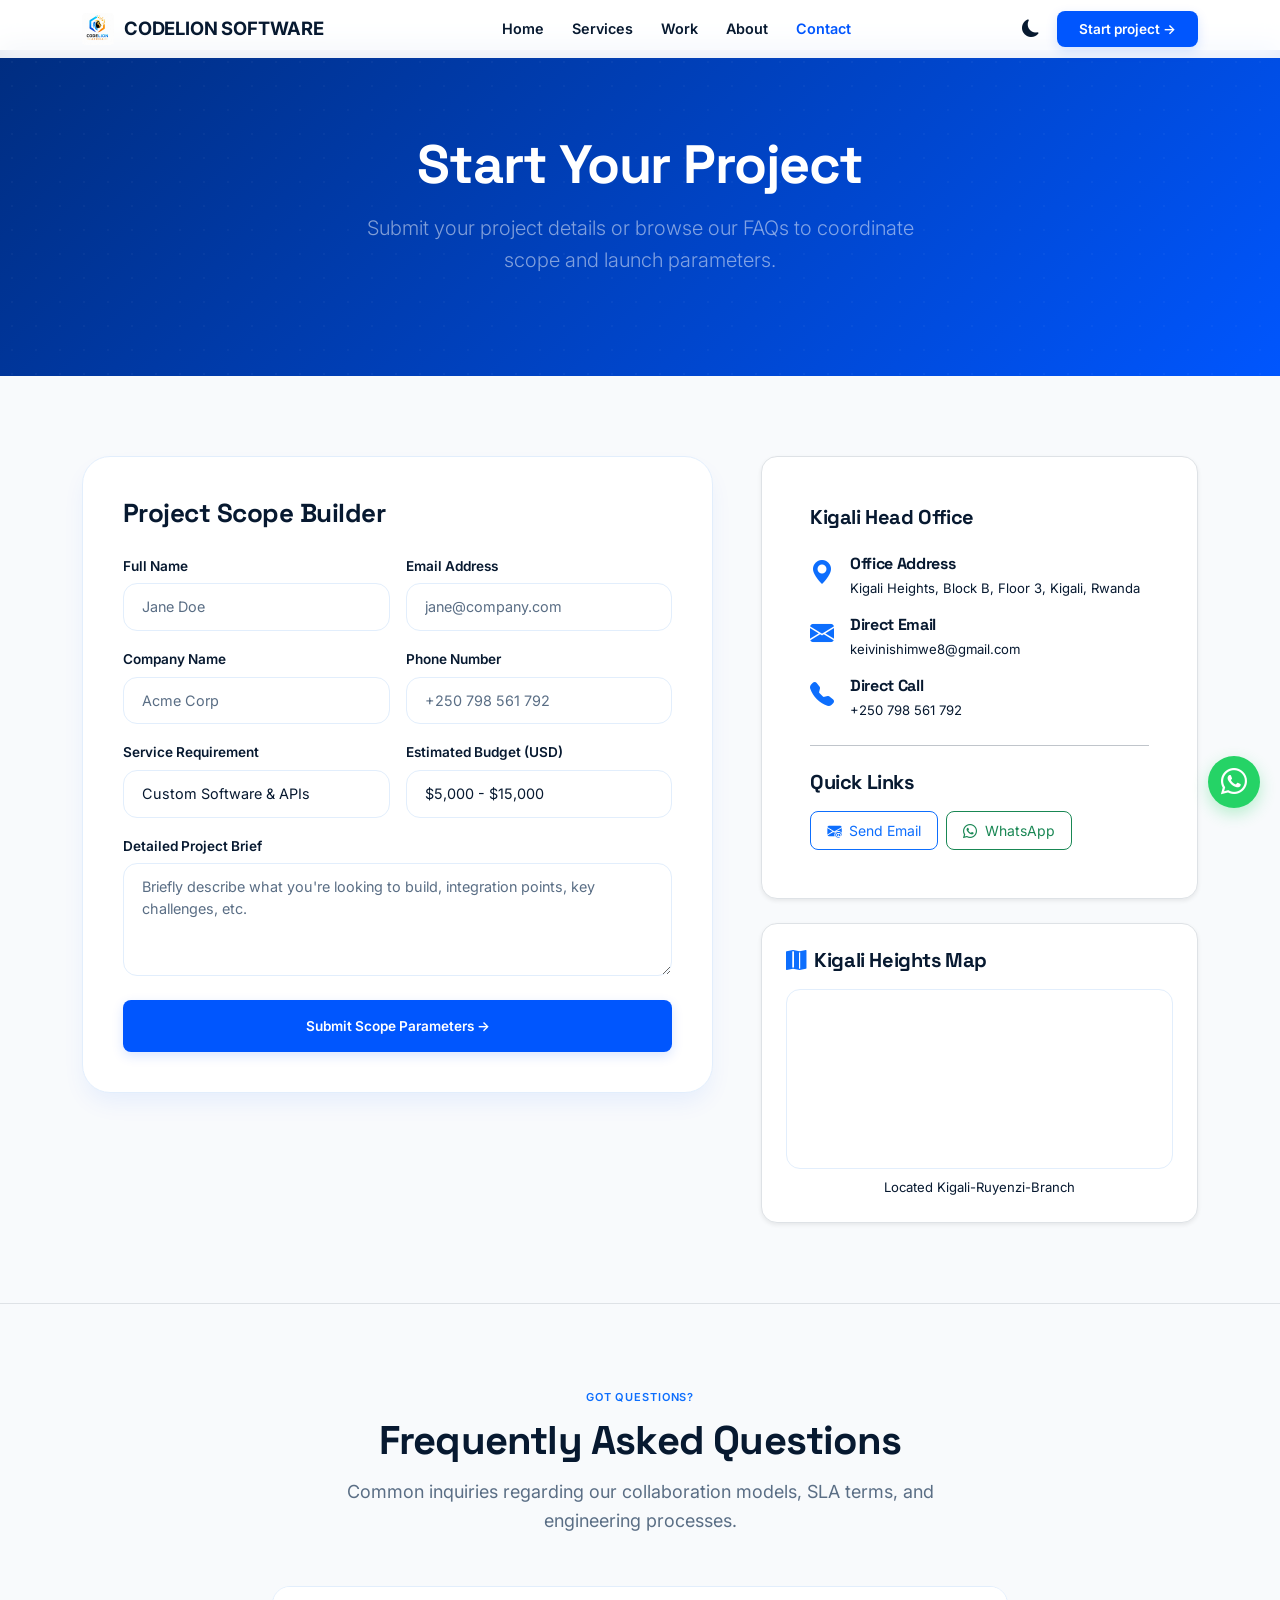
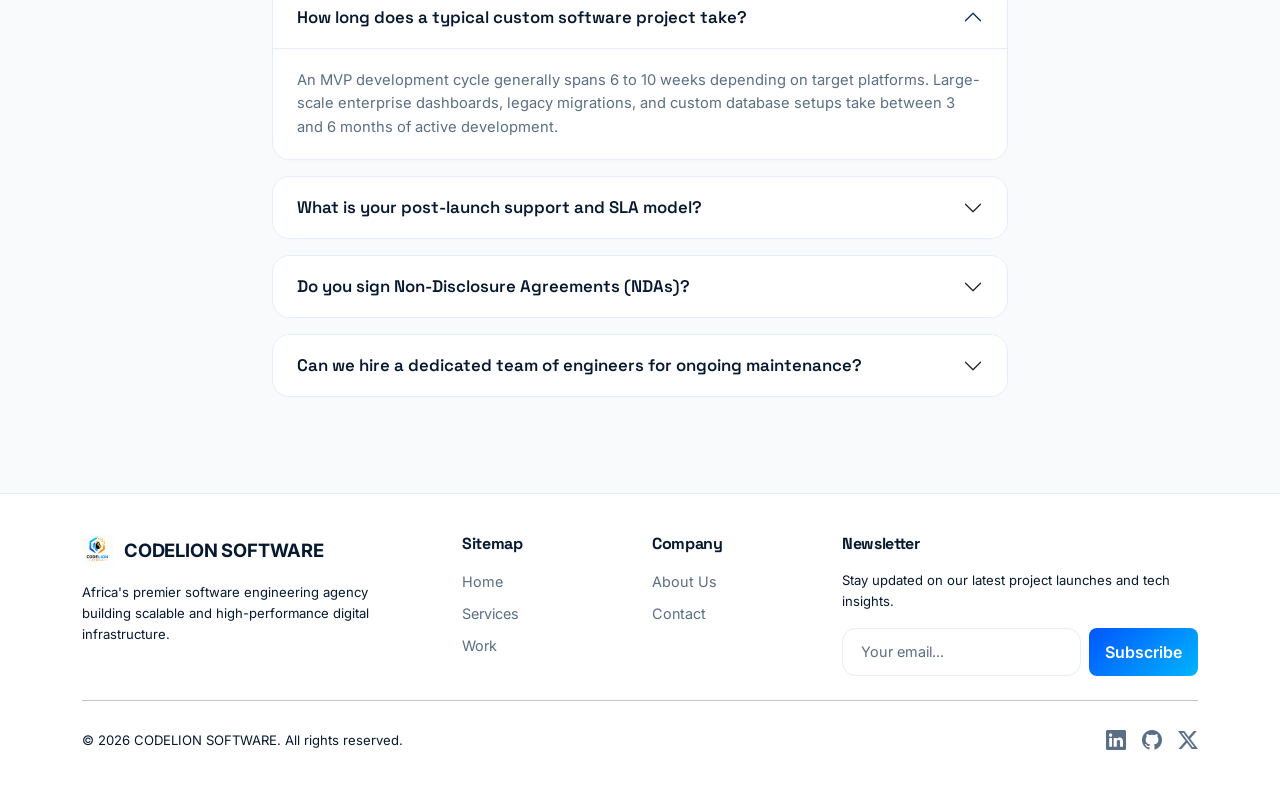
<file: contact.html>
<!DOCTYPE html>
<html lang="en">
<head>
  <meta charset="UTF-8">
  <meta name="viewport" content="width=device-width, initial-scale=1.0, user-scalable=yes, viewport-fit=cover">
  <meta http-equiv="X-UA-Compatible" content="IE=edge">
  <title>Contact Us | CODELION SOFTWARE — Project Scoping & FAQs</title>
  <meta name="description" content="Get in touch with CODELION SOFTWARE. Submit your project requirements, view FAQs, and contact our Kigali heights office.">
  <link rel="canonical" href="https://codelion.com/contact.html">

  <!-- Favicon -->
  <link id="favicon" rel="icon" type="image/png" href="images/fave-icon.png">
  <link rel="apple-touch-icon" href="images/fave-icon.png">

  <!-- External Stylesheets -->
  <link href="https://cdn.jsdelivr.net/npm/bootstrap@5.3.3/dist/css/bootstrap.min.css" rel="stylesheet">
  <link href="https://cdn.jsdelivr.net/npm/bootstrap-icons@1.11.3/font/bootstrap-icons.css" rel="stylesheet">
  <link href="https://cdn.jsdelivr.net/npm/aos@2.3.4/dist/aos.css" rel="stylesheet">
  <link href="https://fonts.googleapis.com/css2?family=Space+Grotesk:wght@400;500;600;700;800&family=Inter:opsz,wght@14..32,300;14..32,400;14..32,500;14..32,600;14..32,700;14..32,800&display=swap" rel="stylesheet">
  
  <!-- Custom Stylesheet -->
  <link href="css/style.css" rel="stylesheet">
</head>
<body>

<div id="preloader"><div class="preloader-spinner"></div></div>
<a href="https://wa.me/250798561792?text=Hello%20CODELION%20SOFTWARE%2C%20I'd%20like%20to%20discuss%20project%20details." target="_blank" class="whatsapp-btn" aria-label="Chat on WhatsApp"><i class="bi bi-whatsapp"></i></a>
<button id="backToTop" class="back-to-top" aria-label="Back to Top">
  <img src="images/fave-icon.png" alt="CODELION Logo" class="back-to-top-img">
  <i class="bi bi-arrow-up-short back-to-top-arrow "></i>
</button>

<!-- Header Navigation -->
<nav class="navbar navbar-expand-lg fixed-top">
  <div class="container">
    <a class="navbar-brand" href="index.html">
      <img src="images/logo_light.jpg" alt="CODELION Logo" class="logo-img" id="navbarLogo">
      <span class="brand-text">CODELION SOFTWARE</span>
    </a>
    <button class="navbar-toggler shadow-none" type="button" data-bs-toggle="collapse" data-bs-target="#navbarMain" aria-controls="navbarMain" aria-expanded="false" aria-label="Toggle navigation">
      <i class="bi bi-list" id="menuToggleIcon" style="font-size: 1.25rem; color: var(--text-dark) !important; transition: var(--transition-fast);"></i>
    </button>
    <div class="collapse navbar-collapse" id="navbarMain">
      <ul class="navbar-nav mx-auto mb-2 mb-lg-0">
        <li class="nav-item"><a class="nav-link" href="index.html">Home</a></li>
        <li class="nav-item"><a class="nav-link" href="services.html">Services</a></li>
        <li class="nav-item"><a class="nav-link" href="work.html">Work</a></li>
        <li class="nav-item"><a class="nav-link" href="about.html">About</a></li>
        <li class="nav-item"><a class="nav-link active" href="contact.html">Contact</a></li>
      </ul>
      <div class="d-flex align-items-center gap-2">
        <button id="themeToggle" class="btn-link nav-link" aria-label="Toggle Theme">
          <i class="bi bi-moon-fill" id="themeIcon"></i>
        </button>
        <a href="contact.html" class="btn btn-start-today">Start project →</a>
      </div>
    </div>
  </div>
</nav>

<!-- Mobile Navigation (Bottom Nav) -->
<div class="bottom-nav">
  <a href="index.html" class="bottom-nav-item"><i class="bi bi-house-door-fill"></i><span>Home</span></a>
  <a href="services.html" class="bottom-nav-item"><i class="bi bi-grid-3x3-gap-fill"></i><span>Services</span></a>
  <a href="work.html" class="bottom-nav-item"><i class="bi bi-briefcase-fill"></i><span>Work</span></a>
  <a href="about.html" class="bottom-nav-item"><i class="bi bi-person-fill"></i><span>About</span></a>
  <a href="contact.html" class="bottom-nav-item active"><i class="bi bi-envelope-fill"></i><span>Contact</span></a>
</div>

<main style="margin-top: 50px;">
  <!-- Subpage Hero Banner -->
  <section class="subpage-hero">
    <div class="container text-center py-4">
      <h1 class="subpage-hero-title" data-aos="fade-up">Start Your Project</h1>
      <p class="lead text-white-50 mx-auto mt-3" style="max-width: 600px;" data-aos="fade-up" data-aos-delay="100">
        Submit your project details or browse our FAQs to coordinate scope and launch parameters.
      </p>
    </div>
  </section>

  <!-- Interactive Project Builder & Info Grid -->
  <section class="section-padding">
    <div class="container">
      <div class="row g-5">
        
        <!-- Form Section -->
        <div class="col-lg-7" data-aos="fade-right">
          <div class="project-builder-card">
            <h3 class="fw-bold mb-4">Project Scope Builder</h3>
            
            <form id="projectScopeForm" action="https://formspree.io/f/xzdqoyaj"  method="POST">
              <div class="row g-3">
                <div class="col-md-6">
                  <label class="form-label" for="fullName">Full Name</label>
                  <input type="text" class="form-control" id="fullName" name="fullName" placeholder="Jane Doe" required>
                </div>
                <div class="col-md-6">
                  <label class="form-label" for="emailAddr">Email Address</label>
                  <input type="email" class="form-control" name="email" id="emailAddr" placeholder="jane@company.com" required>
                </div>
                <div class="col-md-6">
                  <label class="form-label" for="companyName">Company Name</label>
                  <input type="text" class="form-control" id="companyName" name="company" placeholder="Acme Corp">
                </div>
                <div class="col-md-6">
                  <label class="form-label" for="phoneNum">Phone Number</label>
                  <input type="tel" class="form-control" id="phoneNum" name="phone" placeholder="+250 798 561 792">
                </div>
                
                <div class="col-md-6">
                  <label class="form-label" for="projectType">Service Requirement</label>
                  <select class="form-select" name="projectType" id="projectType">
                    <option value="custom-software">Custom Software & APIs</option>
                    <option value="web-app">Web Apps & SaaS Setup</option>
                    <option value="mobile-app">Mobile Application (iOS/Android)</option>
                    <option value="ai-ml">AI & Large Language Models</option>
                    <option value="security">Cybersecurity Audit</option>
                    <option value="devops">DevOps & Cloud Setup</option>
                  </select>
                </div>
                
                <div class="col-md-6">
                  <label class="form-label" for="budgetRange">Estimated Budget (USD)</label>
                  <select class="form-select" name="budgetRange" id="budgetRange">
                    <option value="starter">$5,000 - $15,000</option>
                    <option value="pro">$15,000 - $40,000</option>
                    <option value="enterprise">$40,000 - $100,000+</option>
                  </select>
                </div>
                
                <div class="col-12">
                  <label class="form-label" for="projectBrief">Detailed Project Brief</label>
                  <textarea class="form-control" name="message" id="projectBrief" rows="4" placeholder="Briefly describe what you're looking to build, integration points, key challenges, etc." required></textarea>
                </div>
                
                <div class="col-12">
                  <button type="submit" name="submit" class="btn btn-start-today w-100 py-3 mt-2 justify-content-center">Submit Scope Parameters →</button>
                </div>
              </div>
            </form>
          </div>
        </div>

        <!-- Contact details column -->
        <div class="col-lg-5" data-aos="fade-left">
          <div class="bg-white border rounded-4 shadow-sm p-4 p-md-5 mb-4">
            <h4 class="fw-bold mb-4">Kigali Head Office</h4>
            <div class="d-flex align-items-start gap-3 mb-3">
              <i class="bi bi-geo-alt-fill text-primary fs-4"></i>
              <div>
                <h6 class="fw-bold mb-1">Office Address</h6>
                <p class="text-darking_color  small mb-0">Kigali Heights, Block B, Floor 3, Kigali, Rwanda</p>
              </div>
            </div>
            
            <div class="d-flex align-items-start gap-3 mb-3">
              <i class="bi bi-envelope-fill text-primary fs-4"></i>
              <div>
                <h6 class="fw-bold mb-1">Direct Email</h6>
                <p class="text-darking_color  small mb-0"><a href="mailto:keivinishimwe8@gmail.com" class="text-decoration-none text-darking_color ">keivinishimwe8@gmail.com</a></p>
              </div>
            </div>

            <div class="d-flex align-items-start gap-3 mb-4">
              <i class="bi bi-telephone-fill text-primary fs-4"></i>
              <div>
                <h6 class="fw-bold mb-1">Direct Call</h6>
                <p class="text-darking_color  small mb-0"><a href="tel:+250798561792" class="text-decoration-none text-darking_color ">+250 798 561 792</a></p>
              </div>
            </div>

            <hr>

            <h5 class="fw-bold mt-4 mb-3">Quick Links</h5>
            <div class="d-flex gap-2 flex-wrap">
              <a href="https://mail.google.com/mail/?view=cm&fs=1&to=keivinishimwe8@gmail.com&su=Project%20Inquiry%20-%20CODELION%20SOFTWARE&body=Hello%20CODELION%20SOFTWARE%2C%20I%27d%20like%20to%20discuss%20a%20project." target="_blank" class="btn btn-sm btn-outline-primary px-3 py-2" style="border-radius: 8px;"><i class="bi bi-envelope-at-fill me-1"></i> Send Email</a>
              <a href="https://wa.me/250798561792?text=Hello%20CODELION%20SOFTWARE%2C%20I'd%20like%20to%20discuss%20our%20project." target="_blank" class="btn btn-sm btn-outline-success px-3 py-2" style="border-radius: 8px;"><i class="bi bi-whatsapp me-1"></i> WhatsApp</a>
            </div>
          </div>

          <!-- Interactive Google Map -->
          <div class="bg-white border rounded-4 shadow-sm p-4 text-center">
            <h5 class="fw-bold text-start mb-3"><i class="bi bi-map-fill text-primary me-1"></i> Kigali Heights Map</h5>
            <div style="height: 180px; border-radius: 14px; position: relative; overflow: hidden; border: 1px solid var(--border-light);" class="map-container">
              <iframe 
                src="https://www.google.com/maps/embed?pb=!1m18!1m12!1m3!1d15949.963294991543!2d29.94495627065203!3d-1.9571617164877353!2m3!1f0!2f0!3f0!3m2!1i1024!2i768!4f13.1!3m3!1m2!1s0x19dcbb1c01785cc3%3A0x788a93e67b45f476!2sRunda!5e0!3m2!1sen!2srw!4v1781896226523!5m2!1sen!2srw" 
                width="100%" 
                height="100%" 
                style="border:0;" 
                allowfullscreen="" 
                loading="lazy" 
                referrerpolicy="strict-origin-when-cross-origin">
              </iframe>
            </div>
            <p class="text-darking_color small mt-2 mb-0">Located Kigali-Ruyenzi-Branch</p>
          </div>
        </div>
      </div>
    </div>
  </section>

  <!-- Interactive Accordion FAQs Section -->
  <section class="section-padding bg-soft border-top">
    <div class="container">
      <div class="section-header text-center" data-aos="fade-up">
        <span class="caption-sm text-primary">Got Questions?</span>
        <h2 class="fw-bold mt-2">Frequently Asked Questions</h2>
        <p class="lead-text">Common inquiries regarding our collaboration models, SLA terms, and engineering processes.</p>
      </div>

      <div class="row justify-content-center">
        <div class="col-lg-8">
          <div class="accordion" id="faqAccordion">
            <!-- Item 1 -->
            <div class="accordion-item" data-aos="fade-up">
              <h2 class="accordion-header">
                <button class="accordion-button" type="button" data-bs-toggle="collapse" data-bs-target="#collapseOne" aria-expanded="true" aria-controls="collapseOne">
                  How long does a typical custom software project take?
                </button>
              </h2>
              <div id="collapseOne" class="accordion-collapse collapse show" data-bs-parent="#faqAccordion">
                <div class="accordion-body">
                  An MVP development cycle generally spans 6 to 10 weeks depending on target platforms. Large-scale enterprise dashboards, legacy migrations, and custom database setups take between 3 and 6 months of active development.
                </div>
              </div>
            </div>

            <!-- Item 2 -->
            <div class="accordion-item" data-aos="fade-up">
              <h2 class="accordion-header">
                <button class="accordion-button collapsed" type="button" data-bs-toggle="collapse" data-bs-target="#collapseTwo" aria-expanded="false" aria-controls="collapseTwo">
                  What is your post-launch support and SLA model?
                </button>
              </h2>
              <div id="collapseTwo" class="accordion-collapse collapse" data-bs-parent="#faqAccordion">
                <div class="accordion-body">
                  We provide a standard 3-month bug warranty free of charge post-launch. For enterprise setups, we offer monthly Service Level Agreements (SLAs) including 24/7 server monitoring alerts, automated backups, compliance updates, and dedicated hotfixes.
                </div>
              </div>
            </div>

            <!-- Item 3 -->
            <div class="accordion-item" data-aos="fade-up">
              <h2 class="accordion-header">
                <button class="accordion-button collapsed" type="button" data-bs-toggle="collapse" data-bs-target="#collapseThree" aria-expanded="false" aria-controls="collapseThree">
                  Do you sign Non-Disclosure Agreements (NDAs)?
                </button>
              </h2>
              <div id="collapseThree" class="accordion-collapse collapse" data-bs-parent="#faqAccordion">
                <div class="accordion-body">
                  Yes. We take intellectual property and codebase confidentiality seriously. We sign strict mutual NDAs before reviewing detailed product briefs or proprietary system workflows.
                </div>
              </div>
            </div>

            <!-- Item 4 -->
            <div class="accordion-item" data-aos="fade-up">
              <h2 class="accordion-header">
                <button class="accordion-button collapsed" type="button" data-bs-toggle="collapse" data-bs-target="#collapseFour" aria-expanded="false" aria-controls="collapseFour">
                  Can we hire a dedicated team of engineers for ongoing maintenance?
                </button>
              </h2>
              <div id="collapseFour" class="accordion-collapse collapse" data-bs-parent="#faqAccordion">
                <div class="accordion-body">
                  Yes, under our Enterprise plan, we assemble dedicated squads (developers, QA testers, and DevOps leads) working solely on your roadmap under an agile coordination structure.
                </div>
              </div>
            </div>
          </div>
        </div>
      </div>
    </div>
  </section>
</main>

<!-- Footer Section -->
<footer>
  <div class="container pb-4">
    <div class="row g-4">
      <div class="col-lg-4">
        <div class="footer-brand-container">
          <img src="images/logo_light.jpg" alt="CODELION Footer Logo" class="logo-img footer-logo-img" id="footerLogo" style="height: 32px; width: auto;">
          <span class="brand-text">CODELION SOFTWARE</span>
        </div>
        <p class="text-darking_color  small mt-3" style="max-width: 300px;">Africa's premier software engineering agency building scalable and high-performance digital infrastructure.</p>
      </div>
      <div class="col-6 col-lg-2">
        <h6 class="fw-bold mb-3">Sitemap</h6>
        <ul class="list-unstyled">
          <li class="mb-2"><a href="index.html" class="footer-link">Home</a></li>
          <li class="mb-2"><a href="services.html" class="footer-link">Services</a></li>
          <li class="mb-2"><a href="work.html" class="footer-link">Work</a></li>
        </ul>
      </div>
      <div class="col-6 col-lg-2">
        <h6 class="fw-bold mb-3">Company</h6>
        <ul class="list-unstyled">
          <li class="mb-2"><a href="about.html" class="footer-link">About Us</a></li>
          <li class="mb-2"><a href="contact.html" class="footer-link">Contact</a></li>
        </ul>
      </div>
      <div class="col-lg-4">
        <h6 class="fw-bold mb-3">Newsletter</h6>
        <p class="text-darking_color  small">Stay updated on our latest project launches and tech insights.</p>
        <form class="d-flex gap-2" action="https://formspree.io/f/xzdqoyaj" method="POST">
          <input class="form-control" type="email" name="email" placeholder="Your email..." aria-label="Your email" required>
          <button class="btn btn-primary-grad px-3" type="submit">Subscribe</button>
        </form>
      </div>
    </div>
    <hr class="my-4">
    <div class="row align-items-center">
      <div class="col-md-6 text-center text-md-start">
        <p class="text-darking_color  small mb-0">© 2026 CODELION SOFTWARE. All rights reserved.</p>
      </div>
      <div class="col-md-6 text-center text-md-end mt-2 mt-md-0">
        <div class="d-flex gap-3 justify-content-center justify-content-md-end">
          <a href="https://www.linkedin.com/company/codelion" class="footer-link" aria-label="LinkedIn"><i class="bi bi-linkedin fs-5"></i></a>
          <a href="https://github.com/codelion" class="footer-link" aria-label="GitHub"><i class="bi bi-github fs-5"></i></a>
          <a href="https://x.com/codelion" class="footer-link" aria-label="Twitter"><i class="bi bi-twitter-x fs-5"></i></a>
        </div>
      </div>
    </div>
  </div>
</footer>

<!-- External JavaScript Libraries -->
<script src="https://cdn.jsdelivr.net/npm/bootstrap@5.3.3/dist/js/bootstrap.bundle.min.js"></script>
<script src="https://cdn.jsdelivr.net/npm/aos@2.3.4/dist/aos.js"></script>
<script src="js/main.js"></script>
</body>
</html>
</file>
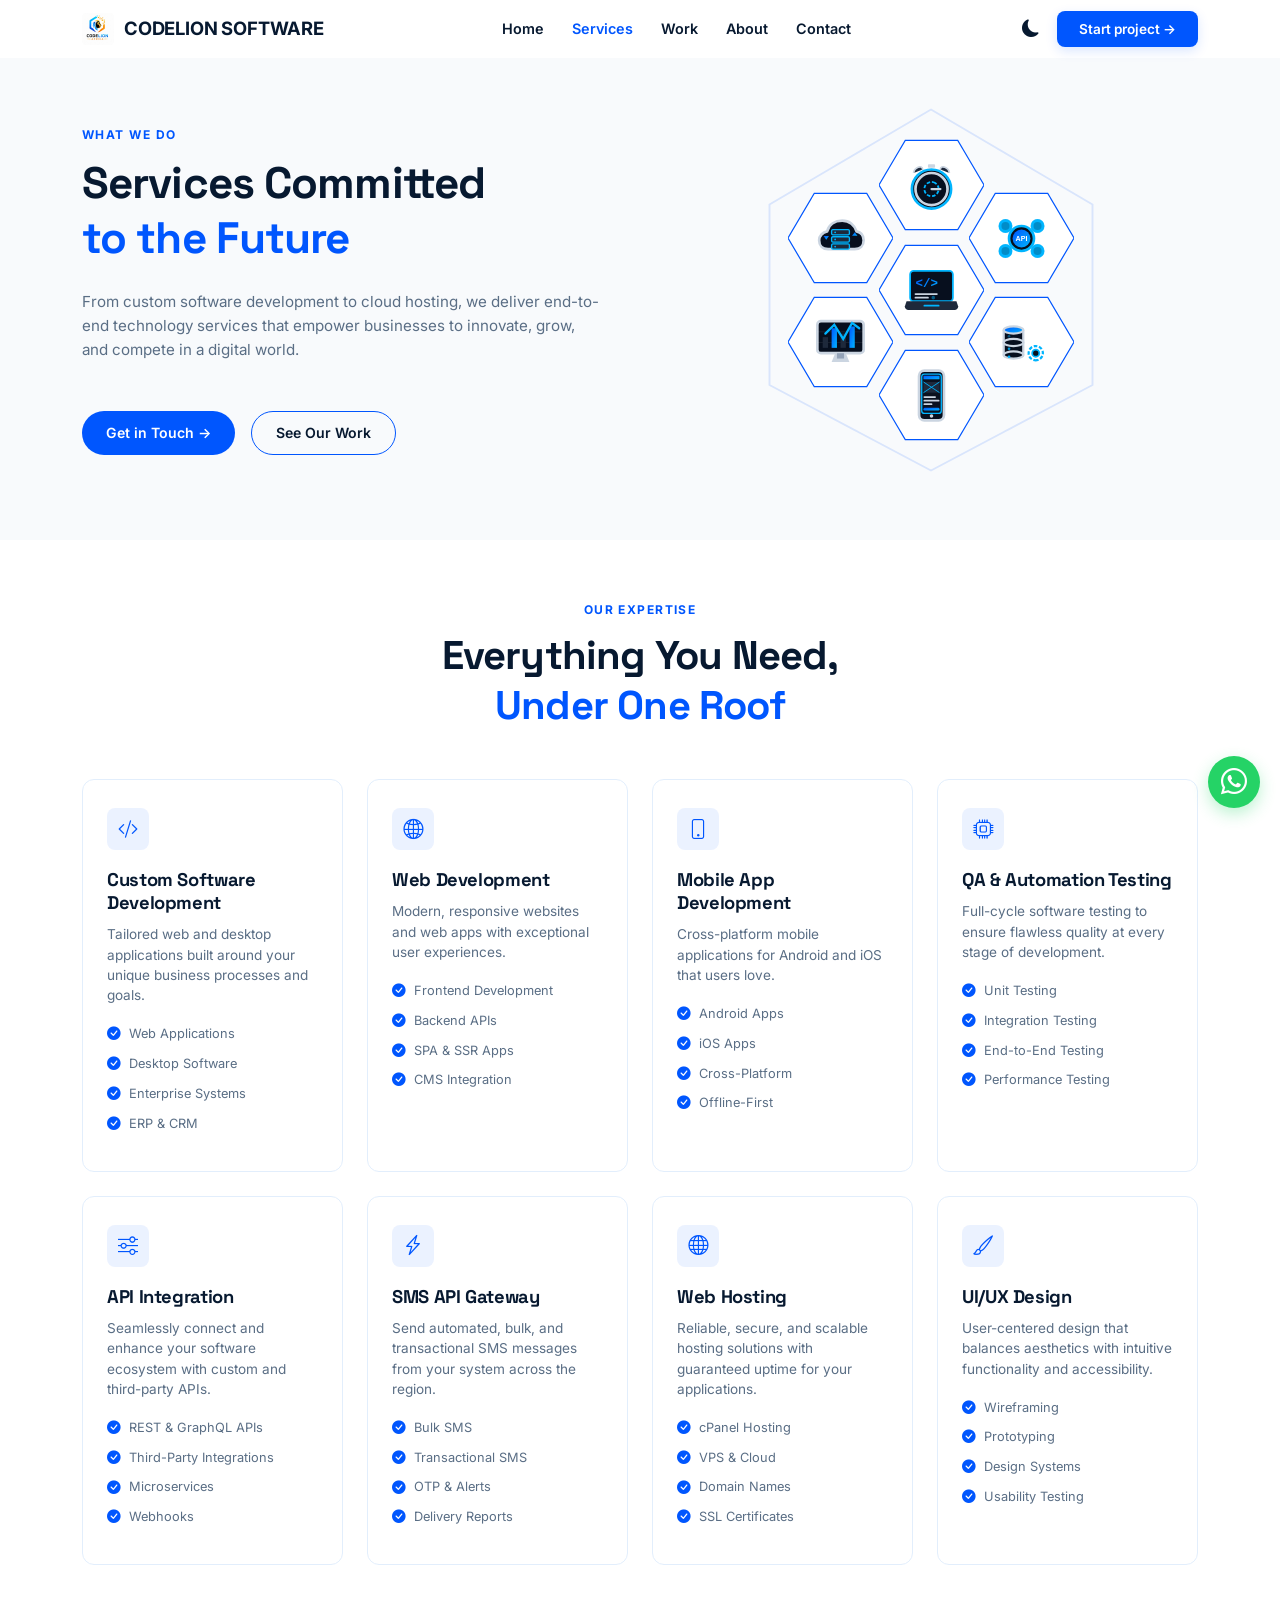
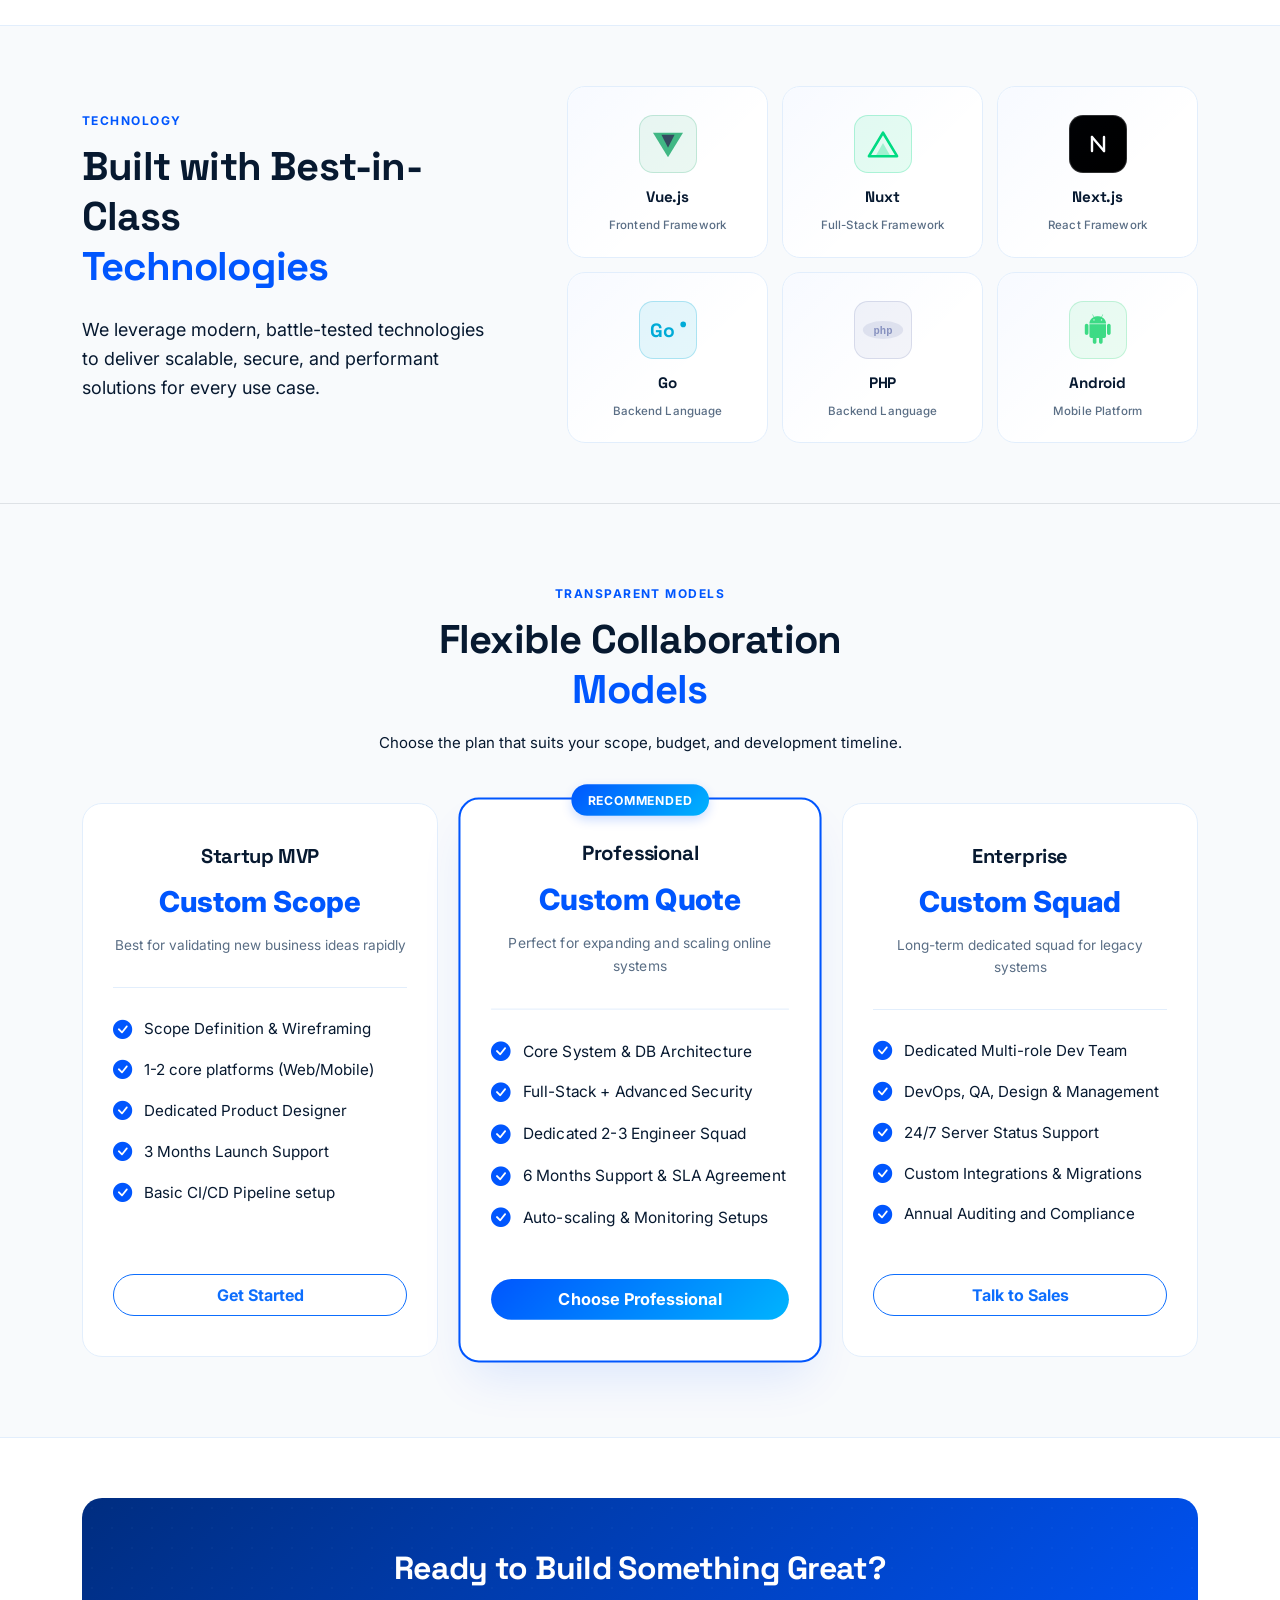
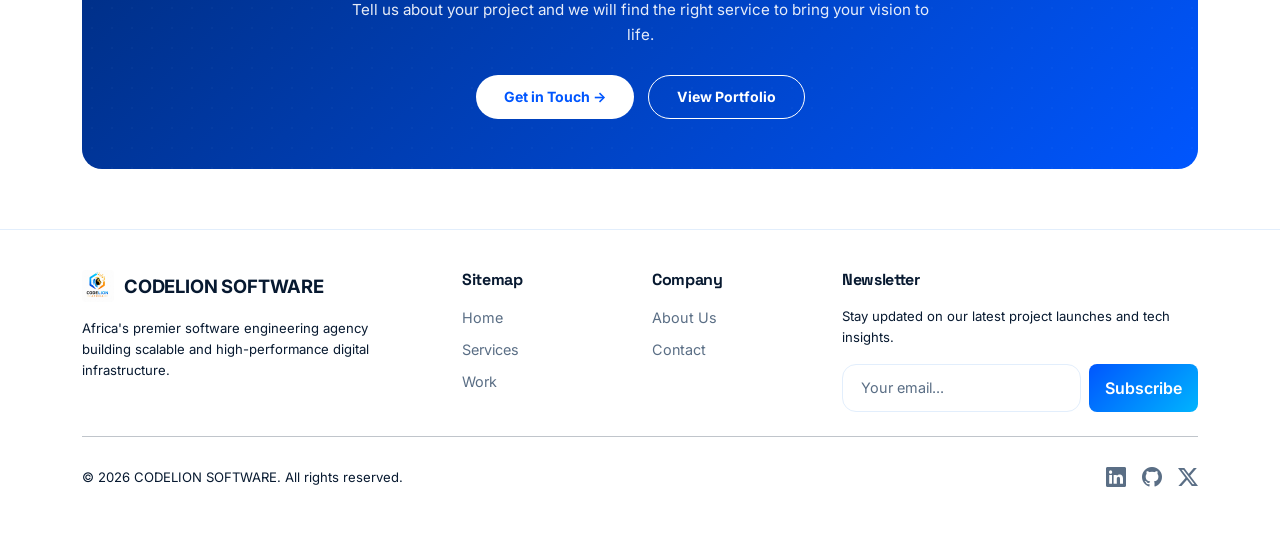
<file: services.html>
<!DOCTYPE html>
<html lang="en">

<head>
  <meta charset="UTF-8">
  <meta name="viewport" content="width=device-width, initial-scale=1.0, user-scalable=yes, viewport-fit=cover">
  <meta http-equiv="X-UA-Compatible" content="IE=edge">
  <title>Services | CODELION SOFTWARE — Premium Engineering & Custom Solutions</title>
  <meta name="description"
    content="Explore CODELION SOFTWARE's custom engineering capabilities: custom backend software, responsive web apps, high-performance mobile systems, AI integration, security audits, and cloud DevOps.">
  <link rel="canonical" href="https://codelion.com/services.html">

  <!-- Favicon -->
  <link id="favicon" rel="icon" type="image/png" href="images/fave-icon.png">
  <link rel="apple-touch-icon" href="images/fave-icon.png">

  <!-- External Stylesheets -->
  <link href="https://cdn.jsdelivr.net/npm/bootstrap@5.3.3/dist/css/bootstrap.min.css" rel="stylesheet">
  <link href="https://cdn.jsdelivr.net/npm/bootstrap-icons@1.11.3/font/bootstrap-icons.css" rel="stylesheet">
  <link href="https://cdn.jsdelivr.net/npm/aos@2.3.4/dist/aos.css" rel="stylesheet">
  <link
    href="https://fonts.googleapis.com/css2?family=Space+Grotesk:wght@400;500;600;700;800&family=Inter:opsz,wght@14..32,300;14..32,400;14..32,500;14..32,600;14..32,700;14..32,800&display=swap"
    rel="stylesheet">

  <!-- Custom Stylesheet -->
  <link href="css/style.css" rel="stylesheet">
</head>

<body>

  <div id="preloader">
    <div class="preloader-spinner"></div>
  </div>
  <a href="https://wa.me/250798561792?text=Hello%20CODELION%20SOFTWARE%2C%20I'd%20like%20to%20discuss%20our%20project."
    target="_blank" class="whatsapp-btn" aria-label="Chat on WhatsApp"><i class="bi bi-whatsapp"></i></a>
  <button id="backToTop" class="back-to-top" aria-label="Back to Top">
    <img src="images/fave-icon.png" alt="CODELION Logo" class="back-to-top-img">
    <i class="bi bi-arrow-up-short back-to-top-arrow"></i>
  </button>

  <!-- Header Navigation -->
  <nav class="navbar navbar-expand-lg fixed-top">
    <div class="container">
      <a class="navbar-brand" href="index.html">
        <img src="images/logo_light.jpg" alt="CODELION Logo" class="logo-img" id="navbarLogo">
        <span class="brand-text">CODELION SOFTWARE</span>
      </a>
      <button class="navbar-toggler shadow-none" type="button" data-bs-toggle="collapse" data-bs-target="#navbarMain"
        aria-controls="navbarMain" aria-expanded="false" aria-label="Toggle navigation">
        <i class="bi bi-list" id="menuToggleIcon"
          style="font-size: 1.25rem; color: var(--text-dark) !important; transition: var(--transition-fast);"></i>
      </button>
      <div class="collapse navbar-collapse" id="navbarMain">
        <ul class="navbar-nav mx-auto mb-2 mb-lg-0">
          <li class="nav-item"><a class="nav-link" href="index.html">Home</a></li>
          <li class="nav-item"><a class="nav-link active" href="services.html">Services</a></li>
          <li class="nav-item"><a class="nav-link" href="work.html">Work</a></li>
          <li class="nav-item"><a class="nav-link" href="about.html">About</a></li>
          <li class="nav-item"><a class="nav-link" href="contact.html">Contact</a></li>
        </ul>
        <div class="d-flex align-items-center gap-2">
          <button id="themeToggle" class="btn-link nav-link" aria-label="Toggle Theme">
            <i class="bi bi-moon-fill" id="themeIcon"></i>
          </button>
          <a href="contact.html" class="btn btn-start-today">Start project →</a>
        </div>
      </div>
    </div>
  </nav>

  <!-- Mobile Navigation (Bottom Nav) -->
  <div class="bottom-nav">
    <a href="index.html" class="bottom-nav-item"><i class="bi bi-house-door-fill"></i><span>Home</span></a>
    <a href="services.html" class="bottom-nav-item active"><i
        class="bi bi-grid-3x3-gap-fill"></i><span>Services</span></a>
    <a href="work.html" class="bottom-nav-item"><i class="bi bi-briefcase-fill"></i><span>Work</span></a>
    <a href="about.html" class="bottom-nav-item"><i class="bi bi-person-fill"></i><span>About</span></a>
    <a href="contact.html" class="bottom-nav-item"><i class="bi bi-envelope-fill"></i><span>Contact</span></a>
  </div>

  <main>
    <!-- Redesigned Services Hero Section -->
    <section class="srv-hero">
      <div class="container">
        <div class="row align-items-center g-5">
          <div class="col-lg-6">
            <span class="srv-badge" data-aos="fade-up">WHAT WE DO</span>
            <h1 class="srv-hero-title mb-4" data-aos="fade-up" data-aos-delay="100">
              Services Committed<br><span>to the Future</span>
            </h1>
            <p class="srv-hero-subtitle mb-5" data-aos="fade-up" data-aos-delay="200">
              From custom software development to cloud hosting, we deliver end-to-end technology services that empower
              businesses to innovate, grow, and compete in a digital world.
            </p>
            <div class="d-flex flex-wrap gap-3" data-aos="fade-up" data-aos-delay="300">
              <a href="contact.html" class="srv-btn-primary">Get in Touch →</a>
              <a href="work.html" class="srv-btn-outline">See Our Work</a>
            </div>
          </div>
          <div class="col-lg-6">
            <!-- Hexagon Rosette Component -->
            <div class="hexagon-rosette" data-aos="zoom-in" data-aos-delay="150">
              <svg class="rosette-frame" viewBox="0 0 400 400"
                style="position: absolute; inset: 0; width: 100%; height: 100%; z-index: 1; opacity: 0.12; pointer-events: none;">
                <polygon points="200,10 370,110 370,300 200,390 30,300 30,110" fill="none" stroke="#0056FE"
                  stroke-width="2" />
              </svg>

              <!-- Center Hexagon -->
              <div class="hex-wrap hex-center" title="Core Software Engineering">
                <svg class="hex-bg" viewBox="0 0 200 174">
                  <polygon class="hex-poly" points="0,87 50,2 150,2 200,87 150,172 50,172" />
                </svg>
                <div class="hex-inner">
                  <img src="images/srv-icon-code.svg" alt="Core Code Icon">
                </div>
              </div>

              <!-- Top Hexagon -->
              <div class="hex-wrap hex-top" title="Automation & Timelines">
                <svg class="hex-bg" viewBox="0 0 200 174">
                  <polygon class="hex-poly" points="0,87 50,2 150,2 200,87 150,172 50,172" />
                </svg>
                <div class="hex-inner">
                  <img src="images/srv-icon-automation.svg" alt="Automation Icon">
                </div>
              </div>

              <!-- Top Right Hexagon -->
              <div class="hex-wrap hex-top-right" title="API Integrations">
                <svg class="hex-bg" viewBox="0 0 200 174">
                  <polygon class="hex-poly" points="0,87 50,2 150,2 200,87 150,172 50,172" />
                </svg>
                <div class="hex-inner">
                  <img src="images/srv-icon-api.svg" alt="API Icon">
                </div>
              </div>

              <!-- Bottom Right Hexagon -->
              <div class="hex-wrap hex-bottom-right" title="Database & Core Services">
                <svg class="hex-bg" viewBox="0 0 200 174">
                  <polygon class="hex-poly" points="0,87 50,2 150,2 200,87 150,172 50,172" />
                </svg>
                <div class="hex-inner">
                  <img src="images/srv-icon-data.svg" alt="Database Icon">
                </div>
              </div>

              <!-- Bottom Hexagon -->
              <div class="hex-wrap hex-bottom" title="Mobile App Development">
                <svg class="hex-bg" viewBox="0 0 200 174">
                  <polygon class="hex-poly" points="0,87 50,2 150,2 200,87 150,172 50,172" />
                </svg>
                <div class="hex-inner">
                  <img src="images/srv-icon-mobile.svg" alt="Mobile Icon">
                </div>
              </div>

              <!-- Bottom Left Hexagon -->
              <div class="hex-wrap hex-bottom-left" title="Monitoring & Performance">
                <svg class="hex-bg" viewBox="0 0 200 174">
                  <polygon class="hex-poly" points="0,87 50,2 150,2 200,87 150,172 50,172" />
                </svg>
                <div class="hex-inner">
                  <img src="images/srv-icon-monitoring.svg" alt="Monitoring Icon">
                </div>
              </div>

              <!-- Top Left Hexagon -->
              <div class="hex-wrap hex-top-left" title="Cloud Infrastructures">
                <svg class="hex-bg" viewBox="0 0 200 174">
                  <polygon class="hex-poly" points="0,87 50,2 150,2 200,87 150,172 50,172" />
                </svg>
                <div class="hex-inner">
                  <img src="images/srv-icon-cloud.svg" alt="Cloud Icon">
                </div>
              </div>
            </div>
          </div>
        </div>
      </div>
    </section>

    <!-- 8-Card Services Grid Section -->
    <section class="srv-section-bg">
      <div class="container">
        <div class="container text-center mb-5" data-aos="fade-up">
          <span class="srv-badge">OUR EXPERTISE</span>
          <h2 class="srv-title">Everything You Need,<br><span>Under One Roof</span></h2>
        </div>

        <div class="row g-4">
          <!-- Card 1: Custom Software -->
          <div class="col-lg-3 col-md-6 col-12" data-aos="fade-up" data-aos-delay="50">
            <div class="srv-card-new">
              <div class="srv-card-icon-container">
                <i class="bi bi-code-slash"></i>
              </div>
              <h3 class="srv-card-title">Custom Software Development</h3>
              <p class="srv-card-desc">
                Tailored web and desktop applications built around your unique business processes and goals.
              </p>
              <ul class="srv-card-list">
                <li><i class="bi bi-check-circle-fill"></i> Web Applications</li>
                <li><i class="bi bi-check-circle-fill"></i> Desktop Software</li>
                <li><i class="bi bi-check-circle-fill"></i> Enterprise Systems</li>
                <li><i class="bi bi-check-circle-fill"></i> ERP & CRM</li>
              </ul>
            </div>
          </div>

          <!-- Card 2: Web Development -->
          <div class="col-lg-3 col-md-6 col-12" data-aos="fade-up" data-aos-delay="100">
            <div class="srv-card-new">
              <div class="srv-card-icon-container">
                <i class="bi bi-globe2"></i>
              </div>
              <h3 class="srv-card-title">Web Development</h3>
              <p class="srv-card-desc">
                Modern, responsive websites and web apps with exceptional user experiences.
              </p>
              <ul class="srv-card-list">
                <li><i class="bi bi-check-circle-fill"></i> Frontend Development</li>
                <li><i class="bi bi-check-circle-fill"></i> Backend APIs</li>
                <li><i class="bi bi-check-circle-fill"></i> SPA & SSR Apps</li>
                <li><i class="bi bi-check-circle-fill"></i> CMS Integration</li>
              </ul>
            </div>
          </div>

          <!-- Card 3: Mobile App Development -->
          <div class="col-lg-3 col-md-6 col-12" data-aos="fade-up" data-aos-delay="150">
            <div class="srv-card-new">
              <div class="srv-card-icon-container">
                <i class="bi bi-phone"></i>
              </div>
              <h3 class="srv-card-title">Mobile App Development</h3>
              <p class="srv-card-desc">
                Cross-platform mobile applications for Android and iOS that users love.
              </p>
              <ul class="srv-card-list">
                <li><i class="bi bi-check-circle-fill"></i> Android Apps</li>
                <li><i class="bi bi-check-circle-fill"></i> iOS Apps</li>
                <li><i class="bi bi-check-circle-fill"></i> Cross-Platform</li>
                <li><i class="bi bi-check-circle-fill"></i> Offline-First</li>
              </ul>
            </div>
          </div>

          <!-- Card 4: QA & Testing -->
          <div class="col-lg-3 col-md-6 col-12" data-aos="fade-up" data-aos-delay="200">
            <div class="srv-card-new">
              <div class="srv-card-icon-container">
                <i class="bi bi-cpu"></i>
              </div>
              <h3 class="srv-card-title">QA & Automation Testing</h3>
              <p class="srv-card-desc">
                Full-cycle software testing to ensure flawless quality at every stage of development.
              </p>
              <ul class="srv-card-list">
                <li><i class="bi bi-check-circle-fill"></i> Unit Testing</li>
                <li><i class="bi bi-check-circle-fill"></i> Integration Testing</li>
                <li><i class="bi bi-check-circle-fill"></i> End-to-End Testing</li>
                <li><i class="bi bi-check-circle-fill"></i> Performance Testing</li>
              </ul>
            </div>
          </div>

          <!-- Card 5: API Integration -->
          <div class="col-lg-3 col-md-6 col-12" data-aos="fade-up" data-aos-delay="250">
            <div class="srv-card-new">
              <div class="srv-card-icon-container">
                <i class="bi bi-sliders"></i>
              </div>
              <h3 class="srv-card-title">API Integration</h3>
              <p class="srv-card-desc">
                Seamlessly connect and enhance your software ecosystem with custom and third-party APIs.
              </p>
              <ul class="srv-card-list">
                <li><i class="bi bi-check-circle-fill"></i> REST & GraphQL APIs</li>
                <li><i class="bi bi-check-circle-fill"></i> Third-Party Integrations</li>
                <li><i class="bi bi-check-circle-fill"></i> Microservices</li>
                <li><i class="bi bi-check-circle-fill"></i> Webhooks</li>
              </ul>
            </div>
          </div>

          <!-- Card 6: SMS API Gateway -->
          <div class="col-lg-3 col-md-6 col-12" data-aos="fade-up" data-aos-delay="300">
            <div class="srv-card-new">
              <div class="srv-card-icon-container">
                <i class="bi bi-lightning-charge"></i>
              </div>
              <h3 class="srv-card-title">SMS API Gateway</h3>
              <p class="srv-card-desc">
                Send automated, bulk, and transactional SMS messages from your system across the region.
              </p>
              <ul class="srv-card-list">
                <li><i class="bi bi-check-circle-fill"></i> Bulk SMS</li>
                <li><i class="bi bi-check-circle-fill"></i> Transactional SMS</li>
                <li><i class="bi bi-check-circle-fill"></i> OTP & Alerts</li>
                <li><i class="bi bi-check-circle-fill"></i> Delivery Reports</li>
              </ul>
            </div>
          </div>

          <!-- Card 7: Web Hosting -->
          <div class="col-lg-3 col-md-6 col-12" data-aos="fade-up" data-aos-delay="350">
            <div class="srv-card-new">
              <div class="srv-card-icon-container">
                <i class="bi bi-globe"></i>
              </div>
              <h3 class="srv-card-title">Web Hosting</h3>
              <p class="srv-card-desc">
                Reliable, secure, and scalable hosting solutions with guaranteed uptime for your applications.
              </p>
              <ul class="srv-card-list">
                <li><i class="bi bi-check-circle-fill"></i> cPanel Hosting</li>
                <li><i class="bi bi-check-circle-fill"></i> VPS & Cloud</li>
                <li><i class="bi bi-check-circle-fill"></i> Domain Names</li>
                <li><i class="bi bi-check-circle-fill"></i> SSL Certificates</li>
              </ul>
            </div>
          </div>

          <!-- Card 8: UI/UX Design -->
          <div class="col-lg-3 col-md-6 col-12" data-aos="fade-up" data-aos-delay="400">
            <div class="srv-card-new">
              <div class="srv-card-icon-container">
                <i class="bi bi-brush"></i>
              </div>
              <h3 class="srv-card-title">UI/UX Design</h3>
              <p class="srv-card-desc">
                User-centered design that balances aesthetics with intuitive functionality and accessibility.
              </p>
              <ul class="srv-card-list">
                <li><i class="bi bi-check-circle-fill"></i> Wireframing</li>
                <li><i class="bi bi-check-circle-fill"></i> Prototyping</li>
                <li><i class="bi bi-check-circle-fill"></i> Design Systems</li>
                <li><i class="bi bi-check-circle-fill"></i> Usability Testing</li>
              </ul>
            </div>
          </div>
        </div>
      </div>
    </section>

    <!-- Technology Section -->
    <section class="srv-tech-section">
      <div class="container">
        <div class="row align-items-center g-5">
          <div class="col-lg-5" data-aos="fade-right">
            <span class="srv-badge">TECHNOLOGY</span>
            <h2 class="srv-title mb-4">Built with Best-in-Class<br><span>Technologies</span></h2>
            <p class="text-darking_color lead-text" style="max-width: 420px;">
              We leverage modern, battle-tested technologies to deliver scalable, secure, and performant solutions for
              every use case.
            </p>
          </div>
          <div class="col-lg-7" data-aos="fade-left" data-aos-delay="100">
            <div class="srv-tech-grid-v">

              <!-- Vue.js — two-tone V triangles: official green #41B883 + slate #34495E -->
              <div class="srv-tech-card-v" data-aos="fade-up" data-aos-delay="50">
                <div class="tech-icon-wrap"
                  style="background: rgba(65,184,131,0.10); border-color: rgba(65,184,131,0.25);">
                  <svg width="34" height="30" viewBox="0 0 36 32" xmlns="http://www.w3.org/2000/svg" role="img"
                    aria-label="Vue.js">
                    <!-- Outer V green -->
                    <polygon points="18,30 2,4 34,4" fill="#41B883" />
                    <!-- Inner V dark slate -->
                    <polygon points="18,20 11,6 25,6" fill="#34495E" />
                  </svg>
                </div>
                <h5>Vue.js</h5>
                <span>Frontend Framework</span>
              </div>

              <!-- Nuxt — bright green #00DC82 mountain outline -->
              <div class="srv-tech-card-v" data-aos="fade-up" data-aos-delay="100">
                <div class="tech-icon-wrap"
                  style="background: rgba(0,220,130,0.10); border-color: rgba(0,220,130,0.25);">
                  <svg width="34" height="30" viewBox="0 0 36 32" xmlns="http://www.w3.org/2000/svg" role="img"
                    aria-label="Nuxt">
                    <!-- Outer mountain outline -->
                    <polygon points="18,29 3,29 18,4 33,29" fill="none" stroke="#00DC82" stroke-width="2.8"
                      stroke-linejoin="round" />
                    <!-- Inner filled mountain peak area -->
                    <polygon points="18,15 26,29 10,29" fill="#00DC82" opacity="0.30" />
                  </svg>
                </div>
                <h5>Nuxt</h5>
                <span>Full-Stack Framework</span>
              </div>

              <!-- Next.js — black circle + white N lettermark (official brand) -->
              <div class="srv-tech-card-v" data-aos="fade-up" data-aos-delay="150">
                <div class="tech-icon-wrap tech-icon-nextjs-wrap">
                  <svg width="32" height="32" viewBox="0 0 32 32" xmlns="http://www.w3.org/2000/svg" role="img"
                    aria-label="Next.js">
                    <circle cx="16" cy="16" r="15" fill="#000000" />
                    <!-- N lettermark: two verticals + diagonal -->
                    <line x1="10" y1="9" x2="10" y2="23" stroke="#FFFFFF" stroke-width="2.4" stroke-linecap="round" />
                    <line x1="22" y1="9" x2="22" y2="23" stroke="#FFFFFF" stroke-width="2.4" stroke-linecap="round" />
                    <line x1="10" y1="9" x2="22" y2="23" stroke="#FFFFFF" stroke-width="2.4" stroke-linecap="round" />
                  </svg>
                </div>
                <h5>Next.js</h5>
                <span>React Framework</span>
              </div>

              <!-- Go — official Gopher blue #00ACD7 -->
              <div class="srv-tech-card-v" data-aos="fade-up" data-aos-delay="200">
                <div class="tech-icon-wrap"
                  style="background: rgba(0,172,215,0.10); border-color: rgba(0,172,215,0.25);">
                  <svg width="40" height="26" viewBox="0 0 50 26" xmlns="http://www.w3.org/2000/svg" role="img"
                    aria-label="Go language">
                    <!-- Stylised Go wordmark with gopher-blue -->
                    <text x="3" y="22" fill="#00ACD7" font-family="'Space Grotesk', 'Courier New', monospace"
                      font-weight="800" font-size="24">Go</text>
                    <!-- Small dot accent -->
                    <circle cx="44" cy="6" r="3.5" fill="#00ACD7" />
                  </svg>
                </div>
                <h5>Go</h5>
                <span>Backend Language</span>
              </div>

              <!-- PHP — official purple/indigo #8892BF with oval badge -->
              <div class="srv-tech-card-v" data-aos="fade-up" data-aos-delay="250">
                <div class="tech-icon-wrap"
                  style="background: rgba(136,146,191,0.10); border-color: rgba(136,146,191,0.25);">
                  <svg width="42" height="24" viewBox="0 0 52 24" xmlns="http://www.w3.org/2000/svg" role="img"
                    aria-label="PHP">
                    <!-- PHP oval badge shape -->
                    <ellipse cx="26" cy="12" rx="24" ry="10" fill="#8892BF" opacity="0.18" stroke="#8892BF"
                      stroke-width="2" />
                    <!-- php text inside -->
                    <text x="26" y="17" text-anchor="middle" fill="#8892BF" font-family="'Courier New', monospace"
                      font-weight="800" font-size="13">php</text>
                  </svg>
                </div>
                <h5>PHP</h5>
                <span>Backend Language</span>
              </div>

              <!-- Android — official Android green #3DDC84 -->
              <div class="srv-tech-card-v" data-aos="fade-up" data-aos-delay="300">
                <div class="tech-icon-wrap"
                  style="background: rgba(61,220,132,0.10); border-color: rgba(61,220,132,0.25);">
                  <i class="bi bi-android2" style="font-size: 1.85rem; color: #3DDC84; line-height: 1;"
                    aria-label="Android"></i>
                </div>
                <h5>Android</h5>
                <span>Mobile Platform</span>
              </div>

            </div>
          </div>
        </div>
      </div>
    </section>

    <!-- Pricing / Models Section -->
    <section class="srv-pricing-section section-padding bg-soft border-top">
      <div class="container">
        <div class="text-center mb-5" data-aos="fade-up">
          <span class="srv-badge">TRANSPARENT MODELS</span>
          <h2 class="srv-title">Flexible Collaboration<br><span>Models</span></h2>
          <p class="text-darking_color mt-3 mx-auto" style="max-width: 600px;">
            Choose the plan that suits your scope, budget, and development timeline.
          </p>
        </div>

        <div class="row g-4 align-items-stretch">
          <!-- Startup MVP -->
          <div class="col-lg-4" data-aos="fade-up" data-aos-delay="50">
            <div class="srv-pricing-card">
              <div class="srv-pricing-header">
                <h3>Startup MVP</h3>
                <div class="srv-pricing-price">Custom Scope</div>
                <p>Best for validating new business ideas rapidly</p>
              </div>
              <ul class="srv-pricing-features">
                <li><i class="bi bi-check-circle-fill"></i> Scope Definition & Wireframing</li>
                <li><i class="bi bi-check-circle-fill"></i> 1-2 core platforms (Web/Mobile)</li>
                <li><i class="bi bi-check-circle-fill"></i> Dedicated Product Designer</li>
                <li><i class="bi bi-check-circle-fill"></i> 3 Months Launch Support</li>
                <li><i class="bi bi-check-circle-fill"></i> Basic CI/CD Pipeline setup</li>
              </ul>
              <a href="contact.html" class="btn btn-outline-primary w-100 rounded-pill py-2 fw-bold mt-auto">Get Started</a>
            </div>
          </div>

          <!-- Professional (Recommended) -->
          <div class="col-lg-4" data-aos="fade-up" data-aos-delay="100">
            <div class="srv-pricing-card recommended">
              <div class="recommended-badge">Recommended</div>
              <div class="srv-pricing-header">
                <h3>Professional</h3>
                <div class="srv-pricing-price">Custom Quote</div>
                <p>Perfect for expanding and scaling online systems</p>
              </div>
              <ul class="srv-pricing-features">
                <li><i class="bi bi-check-circle-fill"></i> Core System & DB Architecture</li>
                <li><i class="bi bi-check-circle-fill"></i> Full-Stack + Advanced Security</li>
                <li><i class="bi bi-check-circle-fill"></i> Dedicated 2-3 Engineer Squad</li>
                <li><i class="bi bi-check-circle-fill"></i> 6 Months Support & SLA Agreement</li>
                <li><i class="bi bi-check-circle-fill"></i> Auto-scaling & Monitoring Setups</li>
              </ul>
              <a href="contact.html" class="btn btn-primary-grad w-100 rounded-pill py-2 fw-bold text-white mt-auto">Choose Professional</a>
            </div>
          </div>

          <!-- Enterprise -->
          <div class="col-lg-4" data-aos="fade-up" data-aos-delay="150">
            <div class="srv-pricing-card">
              <div class="srv-pricing-header">
                <h3>Enterprise</h3>
                <div class="srv-pricing-price">Custom Squad</div>
                <p>Long-term dedicated squad for legacy systems</p>
              </div>
              <ul class="srv-pricing-features">
                <li><i class="bi bi-check-circle-fill"></i> Dedicated Multi-role Dev Team</li>
                <li><i class="bi bi-check-circle-fill"></i> DevOps, QA, Design & Management</li>
                <li><i class="bi bi-check-circle-fill"></i> 24/7 Server Status Support</li>
                <li><i class="bi bi-check-circle-fill"></i> Custom Integrations & Migrations</li>
                <li><i class="bi bi-check-circle-fill"></i> Annual Auditing and Compliance</li>
              </ul>
              <a href="contact.html" class="btn btn-outline-primary w-100 rounded-pill py-2 fw-bold mt-auto">Talk to Sales</a>
            </div>
          </div>
        </div>
      </div>
    </section>

    <!-- Ready to Build CTA section -->
    <section class="srv-cta-section">
      <div class="container" data-aos="fade-up">
        <div class="srv-cta-banner">
          <h2 class="srv-cta-title">Ready to Build Something Great?</h2>
          <p class="srv-cta-desc">
            Tell us about your project and we will find the right service to bring your vision to life.
          </p>
          <div class="srv-cta-buttons">
            <a href="contact.html" class="srv-btn-cta-white">Get in Touch →</a>
            <a href="work.html" class="srv-btn-cta-outline">View Portfolio</a>
          </div>
        </div>
      </div>
    </section>
  </main>

  <!-- Footer Section -->
  <footer>
    <div class="container pb-4">
      <div class="row g-4">
        <div class="col-lg-4">
          <div class="footer-brand-container">
            <img src="images/logo_light.jpg" alt="CODELION Footer Logo" class="logo-img footer-logo-img" id="footerLogo"
              style="height: 32px; width: auto;">
            <span class="brand-text">CODELION SOFTWARE</span>
          </div>
          <p class="text-darking_color  small mt-3" style="max-width: 300px;">Africa's premier software engineering
            agency building scalable and high-performance digital infrastructure.</p>
        </div>
        <div class="col-6 col-lg-2">
          <h6 class="fw-bold mb-3">Sitemap</h6>
          <ul class="list-unstyled">
            <li class="mb-2"><a href="index.html" class="footer-link">Home</a></li>
            <li class="mb-2"><a href="services.html" class="footer-link">Services</a></li>
            <li class="mb-2"><a href="work.html" class="footer-link">Work</a></li>
          </ul>
        </div>
        <div class="col-6 col-lg-2">
          <h6 class="fw-bold mb-3">Company</h6>
          <ul class="list-unstyled">
            <li class="mb-2"><a href="about.html" class="footer-link">About Us</a></li>
            <li class="mb-2"><a href="contact.html" class="footer-link">Contact</a></li>
          </ul>
        </div>
        <div class="col-lg-4">
          <h6 class="fw-bold mb-3">Newsletter</h6>
          <p class="text-darking_color  small">Stay updated on our latest project launches and tech insights.</p>
          <form class="d-flex gap-2" action="https://formspree.io/f/xzdqoyaj" method="POST">
            <input class="form-control" type="email" name="email" placeholder="Your email..." aria-label="Your email" required>
            <button class="btn btn-primary-grad px-3" type="submit">Subscribe</button>
          </form>
        </div>
      </div>
      <hr class="my-4">
      <div class="row align-items-center">
        <div class="col-md-6 text-center text-md-start">
          <p class="text-darking_color  small mb-0">© 2026 CODELION SOFTWARE. All rights reserved.</p>
        </div>
        <div class="col-md-6 text-center text-md-end mt-2 mt-md-0">
          <div class="d-flex gap-3 justify-content-center justify-content-md-end">
            <a href="https://www.linkedin.com/company/codelion" class="footer-link" aria-label="LinkedIn"><i
                class="bi bi-linkedin fs-5"></i></a>
            <a href="https://github.com/codelion" class="footer-link" aria-label="GitHub"><i
                class="bi bi-github fs-5"></i></a>
            <a href="https://x.com/codelion" class="footer-link" aria-label="Twitter"><i
                class="bi bi-twitter-x fs-5"></i></a>
          </div>
        </div>
      </div>
    </div>
  </footer>

  <!-- External JavaScript Libraries -->
  <script src="https://cdn.jsdelivr.net/npm/bootstrap@5.3.3/dist/js/bootstrap.bundle.min.js"></script>
  <script src="https://cdn.jsdelivr.net/npm/aos@2.3.4/dist/aos.js"></script>
  <script src="js/main.js"></script>
</body>

</html>
</file>
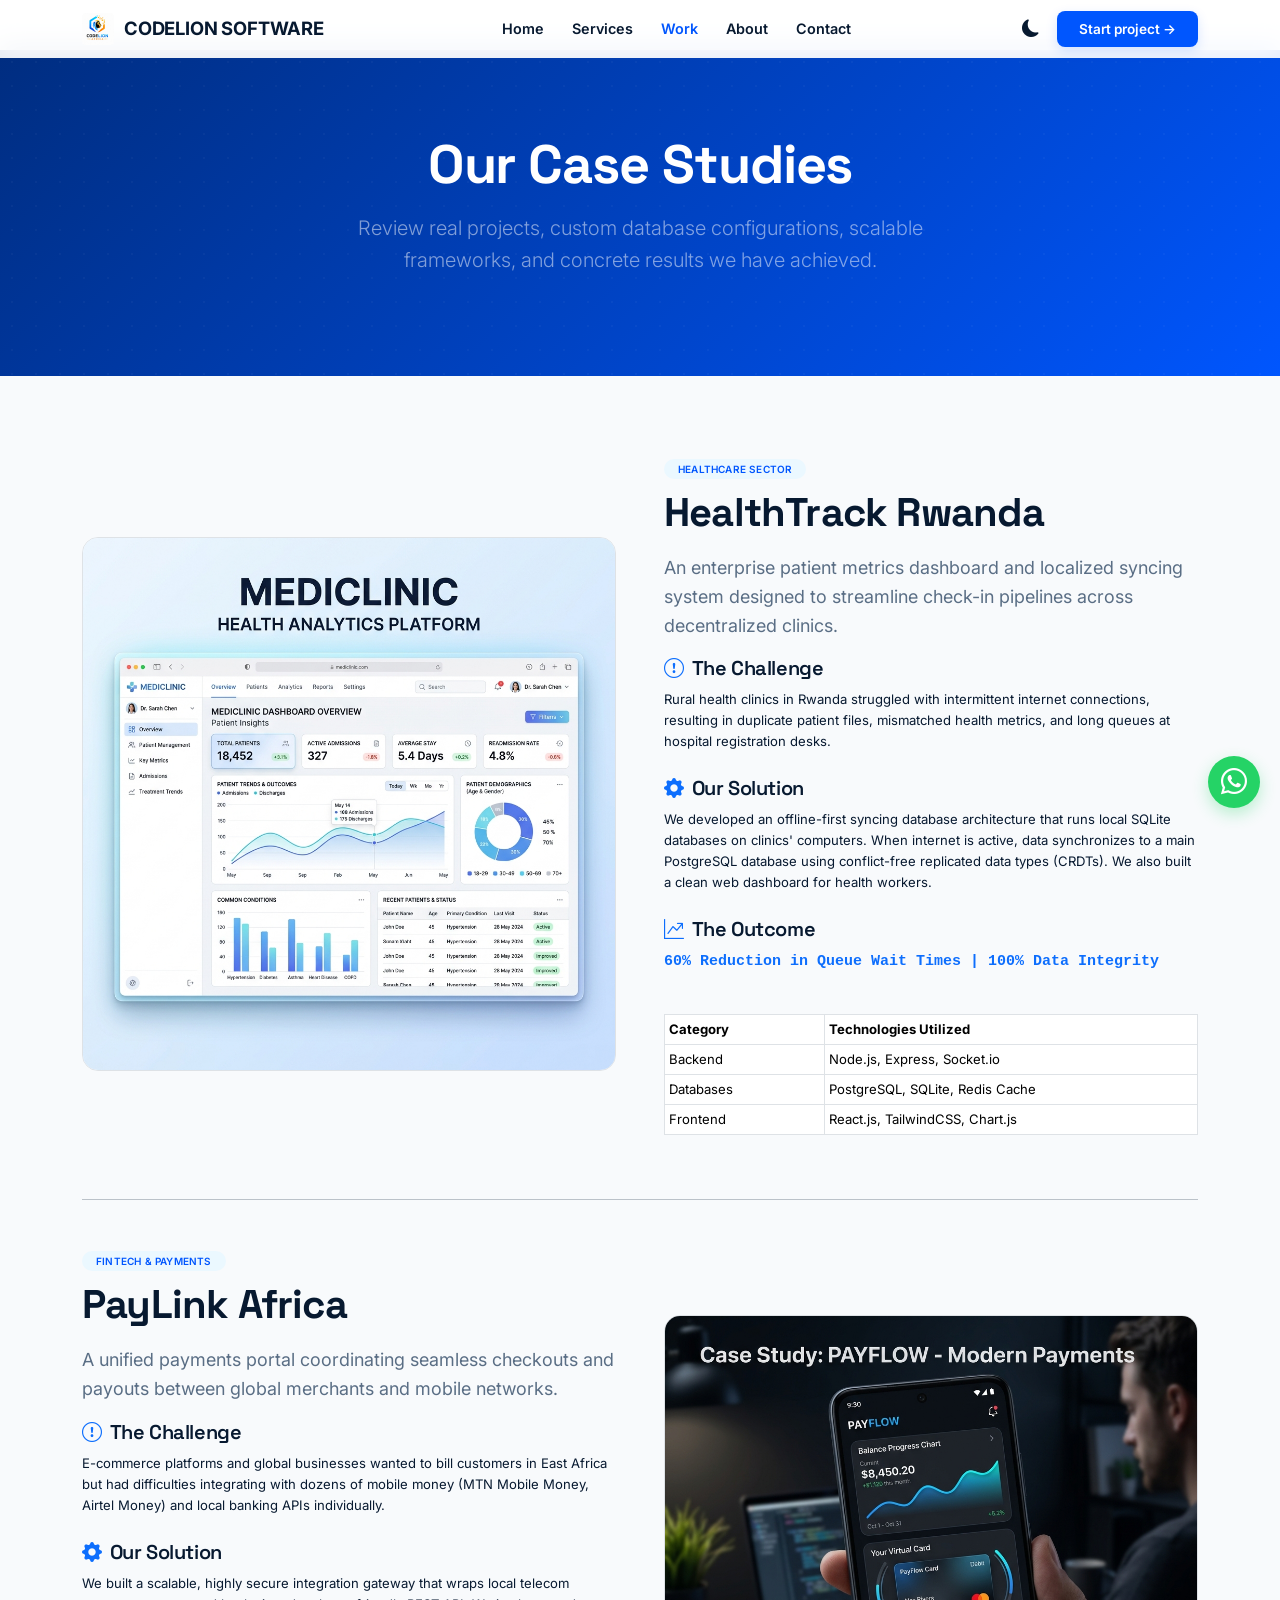
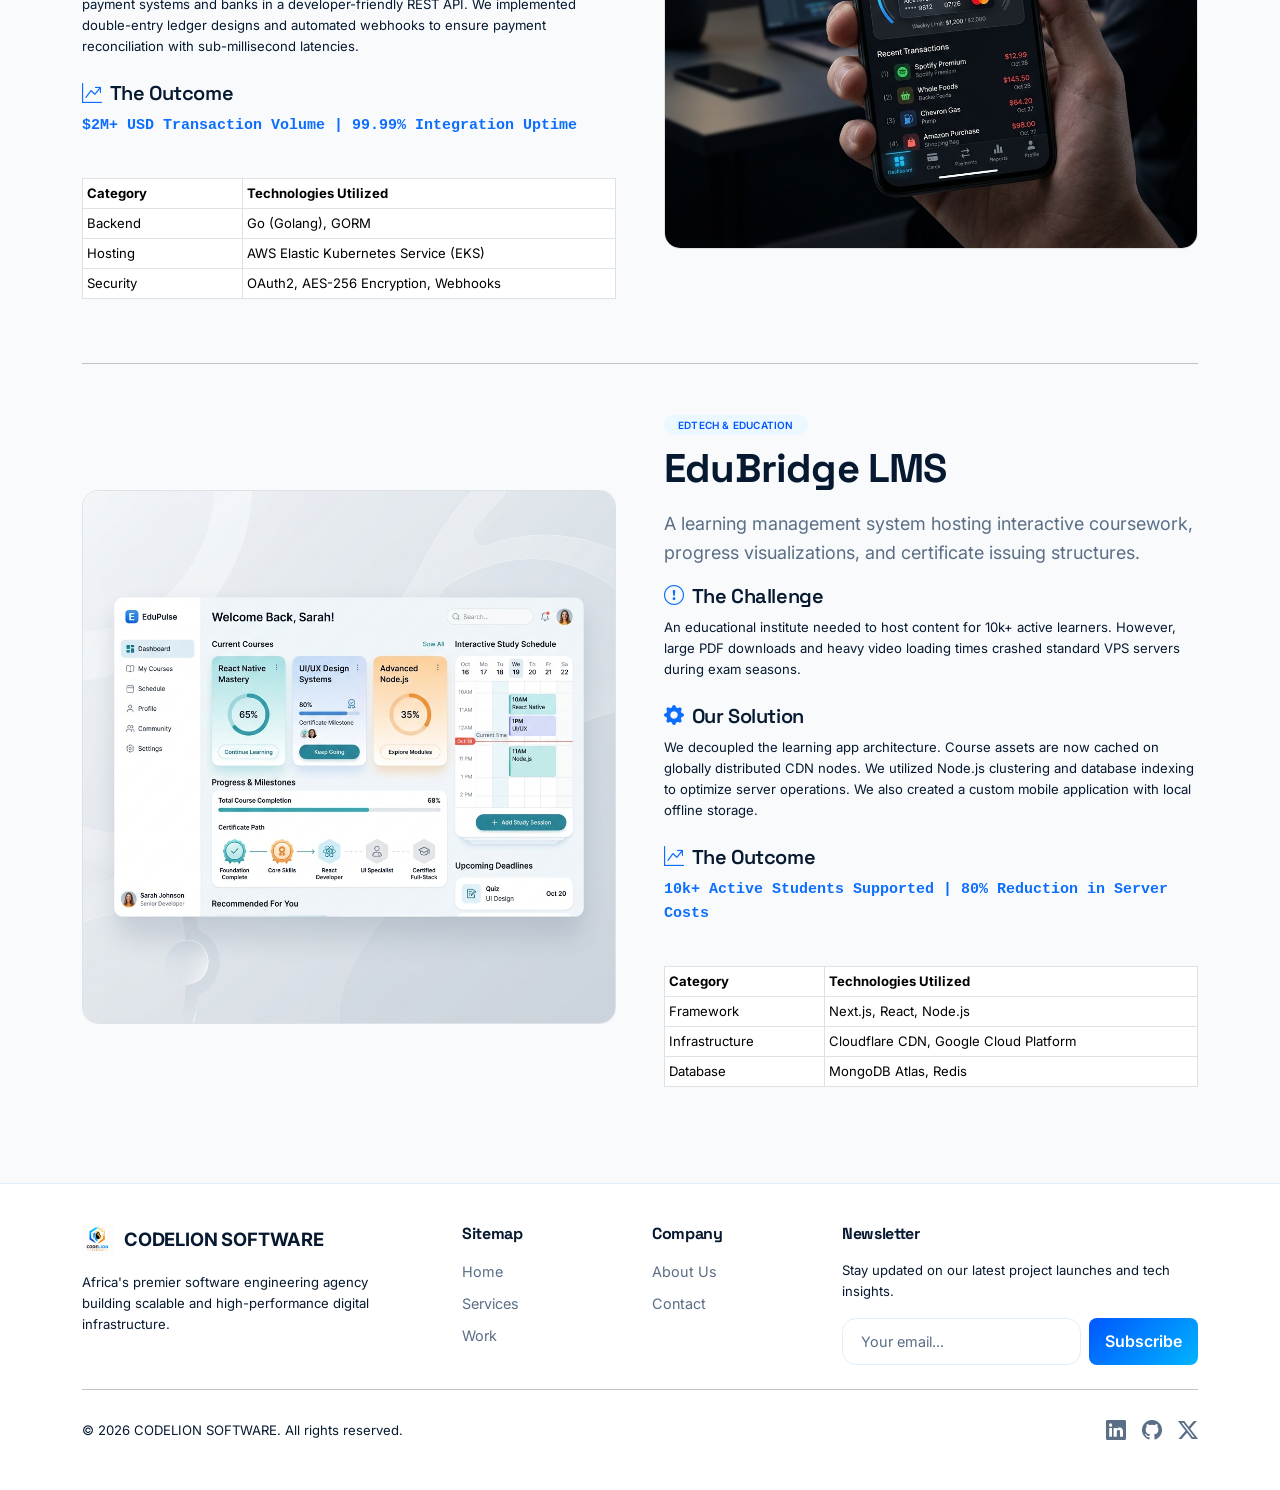
<file: work.html>
<!DOCTYPE html>
<html lang="en">
<head>
  <meta charset="UTF-8">
  <meta name="viewport" content="width=device-width, initial-scale=1.0, user-scalable=yes, viewport-fit=cover">
  <meta http-equiv="X-UA-Compatible" content="IE=edge">
  <title>Our Work | CODELION SOFTWARE — Case Studies & Client Success Stories</title>
  <meta name="description" content="Discover CODELION SOFTWARE's portfolio: HealthTrack Rwanda, PayLink Africa, and EduBridge LMS. Learn about our tech solutions, design outcomes, and analytics.">
  <link rel="canonical" href="https://codelion.com/work.html">

  <!-- Favicon -->
  <link id="favicon" rel="icon" type="image/png" href="images/fave-icon.png">
  <link rel="apple-touch-icon" href="images/fave-icon.png">

  <!-- External Stylesheets -->
  <link href="https://cdn.jsdelivr.net/npm/bootstrap@5.3.3/dist/css/bootstrap.min.css" rel="stylesheet">
  <link href="https://cdn.jsdelivr.net/npm/bootstrap-icons@1.11.3/font/bootstrap-icons.css" rel="stylesheet">
  <link href="https://cdn.jsdelivr.net/npm/aos@2.3.4/dist/aos.css" rel="stylesheet">
  <link href="https://fonts.googleapis.com/css2?family=Space+Grotesk:wght@400;500;600;700;800&family=Inter:opsz,wght@14..32,300;14..32,400;14..32,500;14..32,600;14..32,700;14..32,800&display=swap" rel="stylesheet">
  
  <!-- Custom Stylesheet -->
  <link href="css/style.css" rel="stylesheet">
</head>
<body>

<div id="preloader"><div class="preloader-spinner"></div></div>
<a href="https://wa.me/250798561792?text=Hello%20CODELION%20SOFTWARE%2C%20I'd%20like%20to%20discuss%20our%20projects." target="_blank" class="whatsapp-btn" aria-label="Chat on WhatsApp"><i class="bi bi-whatsapp"></i></a>
<button id="backToTop" class="back-to-top" aria-label="Back to Top">
  <img src="images/fave-icon.png" alt="CODELION Logo" class="back-to-top-img">
  <i class="bi bi-arrow-up-short back-to-top-arrow"></i>
</button>

<!-- Header Navigation -->
<nav class="navbar navbar-expand-lg fixed-top">
  <div class="container">
    <a class="navbar-brand" href="index.html">
      <img src="images/logo_light.jpg" alt="CODELION Logo" class="logo-img" id="navbarLogo">
      <span class="brand-text">CODELION SOFTWARE</span>
    </a>
    <button class="navbar-toggler shadow-none" type="button" data-bs-toggle="collapse" data-bs-target="#navbarMain" aria-controls="navbarMain" aria-expanded="false" aria-label="Toggle navigation">
      <i class="bi bi-list" id="menuToggleIcon" style="font-size: 1.25rem; color: var(--text-dark) !important; transition: var(--transition-fast);"></i>
    </button>
    <div class="collapse navbar-collapse" id="navbarMain">
      <ul class="navbar-nav mx-auto mb-2 mb-lg-0">
        <li class="nav-item"><a class="nav-link" href="index.html">Home</a></li>
        <li class="nav-item"><a class="nav-link" href="services.html">Services</a></li>
        <li class="nav-item"><a class="nav-link active" href="work.html">Work</a></li>
        <li class="nav-item"><a class="nav-link" href="about.html">About</a></li>
        <li class="nav-item"><a class="nav-link" href="contact.html">Contact</a></li>
      </ul>
      <div class="d-flex align-items-center gap-2">
        <button id="themeToggle" class="btn-link nav-link" aria-label="Toggle Theme">
          <i class="bi bi-moon-fill" id="themeIcon"></i>
        </button>
        <a href="contact.html" class="btn btn-start-today">Start project →</a>
      </div>
    </div>
  </div>
</nav>

<!-- Mobile Navigation (Bottom Nav) -->
<div class="bottom-nav">
  <a href="index.html" class="bottom-nav-item"><i class="bi bi-house-door-fill"></i><span>Home</span></a>
  <a href="services.html" class="bottom-nav-item"><i class="bi bi-grid-3x3-gap-fill"></i><span>Services</span></a>
  <a href="work.html" class="bottom-nav-item active"><i class="bi bi-briefcase-fill"></i><span>Work</span></a>
  <a href="about.html" class="bottom-nav-item"><i class="bi bi-person-fill"></i><span>About</span></a>
  <a href="contact.html" class="bottom-nav-item"><i class="bi bi-envelope-fill"></i><span>Contact</span></a>
</div>

<main style="margin-top: 50px;">
  <!-- Subpage Hero Banner -->
  <section class="subpage-hero">
    <div class="container text-center py-4">
      <h1 class="subpage-hero-title" data-aos="fade-up">Our Case Studies</h1>
      <p class="lead text-white-50 mx-auto mt-3" style="max-width: 600px;" data-aos="fade-up" data-aos-delay="100">
        Review real projects, custom database configurations, scalable frameworks, and concrete results we have achieved.
      </p>
    </div>
  </section>

  <!-- Case Studies Detailed Section -->
  <section class="section-padding">
    <div class="container">
      
      <!-- Case Study 1: HealthTrack Rwanda -->
      <div class="row align-items-center mb-5 g-5" id="healthtrack">
        <div class="col-lg-6" data-aos="fade-right">
          <div class="bg-white border rounded-4 overflow-hidden shadow-md">
            <img src="./images/image_03.png" alt="HealthTrack Rwanda System Dashboard UI" class="img-fluid w-100">
          </div>
        </div>
        <div class="col-lg-6" data-aos="fade-left">
          <span class="tag-sm">Healthcare Sector</span>
          <h2 class="fw-bold mt-2">HealthTrack Rwanda</h2>
          <p class="lead-text mt-3">An enterprise patient metrics dashboard and localized syncing system designed to streamline check-in pipelines across decentralized clinics.</p>
          
          <div class="mb-4">
            <h5 class="fw-semibold"><i class="bi bi-exclamation-circle text-primary me-2"></i>The Challenge</h5>
            <p class="text-darking_color  small">Rural health clinics in Rwanda struggled with intermittent internet connections, resulting in duplicate patient files, mismatched health metrics, and long queues at hospital registration desks.</p>
          </div>
          
          <div class="mb-4">
            <h5 class="fw-semibold"><i class="bi bi-gear-fill text-primary me-2"></i>Our Solution</h5>
            <p class="text-darking_color  small">We developed an offline-first syncing database architecture that runs local SQLite databases on clinics' computers. When internet is active, data synchronizes to a main PostgreSQL database using conflict-free replicated data types (CRDTs). We also built a clean web dashboard for health workers.</p>
          </div>
          
          <div class="mb-4">
            <h5 class="fw-semibold"><i class="bi bi-graph-up-arrow text-primary me-2"></i>The Outcome</h5>
            <p class="text-darking_color  mb-0 font-monospace text-primary fw-bold">60% Reduction in Queue Wait Times | 100% Data Integrity</p>
          </div>
          
          <div class="table-responsive">
            <table class="table table-bordered table-sm small text-darking_color  mt-3">
              <thead>
                <tr><th style="width: 30%">Category</th><th>Technologies Utilized</th></tr>
              </thead>
              <tbody>
                <tr><td>Backend</td><td>Node.js, Express, Socket.io</td></tr>
                <tr><td>Databases</td><td>PostgreSQL, SQLite, Redis Cache</td></tr>
                <tr><td>Frontend</td><td>React.js, TailwindCSS, Chart.js</td></tr>
              </tbody>
            </table>
          </div>
        </div>
      </div>

      <hr class="my-5">

      <!-- Case Study 2: PayLink Africa -->
      <div class="row align-items-center mb-5 g-5 flex-lg-row-reverse" id="paylink">
        <div class="col-lg-6" data-aos="fade-left">
          <div class="bg-white border rounded-4 overflow-hidden shadow-md">
            <img src="./images/image_02.png" alt="PayLink Africa Mobile Payment UI" class="img-fluid w-100">
          </div>
        </div>
        <div class="col-lg-6" data-aos="fade-right">
          <span class="tag-sm">Fintech & Payments</span>
          <h2 class="fw-bold mt-2">PayLink Africa</h2>
          <p class="lead-text mt-3">A unified payments portal coordinating seamless checkouts and payouts between global merchants and mobile networks.</p>
          
          <div class="mb-4">
            <h5 class="fw-semibold"><i class="bi bi-exclamation-circle text-primary me-2"></i>The Challenge</h5>
            <p class="text-darking_color  small">E-commerce platforms and global businesses wanted to bill customers in East Africa but had difficulties integrating with dozens of mobile money (MTN Mobile Money, Airtel Money) and local banking APIs individually.</p>
          </div>
          
          <div class="mb-4">
            <h5 class="fw-semibold"><i class="bi bi-gear-fill text-primary me-2"></i>Our Solution</h5>
            <p class="text-darking_color  small">We built a scalable, highly secure integration gateway that wraps local telecom payment systems and banks in a developer-friendly REST API. We implemented double-entry ledger designs and automated webhooks to ensure payment reconciliation with sub-millisecond latencies.</p>
          </div>
          
          <div class="mb-4">
            <h5 class="fw-semibold"><i class="bi bi-graph-up-arrow text-primary me-2"></i>The Outcome</h5>
            <p class="text-darking_color  mb-0 font-monospace text-primary fw-bold">$2M+ USD Transaction Volume | 99.99% Integration Uptime</p>
          </div>

          <div class="table-responsive">
            <table class="table table-bordered table-sm small text-darking_color  mt-3">
              <thead>
                <tr><th style="width: 30%">Category</th><th>Technologies Utilized</th></tr>
              </thead>
              <tbody>
                <tr><td>Backend</td><td>Go (Golang), GORM</td></tr>
                <tr><td>Hosting</td><td>AWS Elastic Kubernetes Service (EKS)</td></tr>
                <tr><td>Security</td><td>OAuth2, AES-256 Encryption, Webhooks</td></tr>
              </tbody>
            </table>
          </div>
        </div>
      </div>

      <hr class="my-5">

      <!-- Case Study 3: EduBridge LMS -->
      <div class="row align-items-center g-5" id="edubridge">
        <div class="col-lg-6" data-aos="fade-right">
          <div class="bg-white border rounded-4 overflow-hidden shadow-md">
            <img src="./images/image_01.png" alt="EduBridge LMS Dashboard UI" class="img-fluid w-100">
          </div>
        </div>
        <div class="col-lg-6" data-aos="fade-left">
          <span class="tag-sm">EdTech & Education</span>
          <h2 class="fw-bold mt-2">EduBridge LMS</h2>
          <p class="lead-text mt-3">A learning management system hosting interactive coursework, progress visualizations, and certificate issuing structures.</p>
          
          <div class="mb-4">
            <h5 class="fw-semibold"><i class="bi bi-exclamation-circle text-primary me-2"></i>The Challenge</h5>
            <p class="text-darking_color  small">An educational institute needed to host content for 10k+ active learners. However, large PDF downloads and heavy video loading times crashed standard VPS servers during exam seasons.</p>
          </div>
          
          <div class="mb-4">
            <h5 class="fw-semibold"><i class="bi bi-gear-fill text-primary me-2"></i>Our Solution</h5>
            <p class="text-darking_color  small">We decoupled the learning app architecture. Course assets are now cached on globally distributed CDN nodes. We utilized Node.js clustering and database indexing to optimize server operations. We also created a custom mobile application with local offline storage.</p>
          </div>
          
          <div class="mb-4">
            <h5 class="fw-semibold"><i class="bi bi-graph-up-arrow text-primary me-2"></i>The Outcome</h5>
            <p class="text-darking_color  mb-0 font-monospace text-primary fw-bold">10k+ Active Students Supported | 80% Reduction in Server Costs</p>
          </div>

          <div class="table-responsive">
            <table class="table table-bordered table-sm small text-darking_color  mt-3">
              <thead>
                <tr><th style="width: 30%">Category</th><th>Technologies Utilized</th></tr>
              </thead>
              <tbody>
                <tr><td>Framework</td><td>Next.js, React, Node.js</td></tr>
                <tr><td>Infrastructure</td><td>Cloudflare CDN, Google Cloud Platform</td></tr>
                <tr><td>Database</td><td>MongoDB Atlas, Redis</td></tr>
              </tbody>
            </table>
          </div>
        </div>
      </div>

    </div>
  </section>
</main>

<!-- Footer Section -->
<footer>
  <div class="container pb-4">
    <div class="row g-4">
      <div class="col-lg-4">
        <div class="footer-brand-container">
          <img src="images/logo_light.jpg" alt="CODELION Footer Logo" class="logo-img footer-logo-img" id="footerLogo" style="height: 32px; width: auto;">
          <span class="brand-text">CODELION SOFTWARE</span>
        </div>
        <p class="text-darking_color  small mt-3" style="max-width: 300px;">Africa's premier software engineering agency building scalable and high-performance digital infrastructure.</p>
      </div>
      <div class="col-6 col-lg-2">
        <h6 class="fw-bold mb-3">Sitemap</h6>
        <ul class="list-unstyled">
          <li class="mb-2"><a href="index.html" class="footer-link">Home</a></li>
          <li class="mb-2"><a href="services.html" class="footer-link">Services</a></li>
          <li class="mb-2"><a href="work.html" class="footer-link">Work</a></li>
        </ul>
      </div>
      <div class="col-6 col-lg-2">
        <h6 class="fw-bold mb-3">Company</h6>
        <ul class="list-unstyled">
          <li class="mb-2"><a href="about.html" class="footer-link">About Us</a></li>
          <li class="mb-2"><a href="contact.html" class="footer-link">Contact</a></li>
        </ul>
      </div>
      <div class="col-lg-4">
        <h6 class="fw-bold mb-3">Newsletter</h6>
        <p class="text-darking_color  small">Stay updated on our latest project launches and tech insights.</p>
        <form class="d-flex gap-2" action="https://formspree.io/f/xzdqoyaj" method="POST">
          <input class="form-control" type="email" name="email" placeholder="Your email..." aria-label="Your email" required>
          <button class="btn btn-primary-grad px-3" type="submit">Subscribe</button>
        </form>
      </div>
    </div>
    <hr class="my-4">
    <div class="row align-items-center">
      <div class="col-md-6 text-center text-md-start">
        <p class="text-darking_color  small mb-0">© 2026 CODELION SOFTWARE. All rights reserved.</p>
      </div>
      <div class="col-md-6 text-center text-md-end mt-2 mt-md-0">
        <div class="d-flex gap-3 justify-content-center justify-content-md-end">
          <a href="https://www.linkedin.com/company/codelion" class="footer-link" aria-label="LinkedIn"><i class="bi bi-linkedin fs-5"></i></a>
          <a href="https://github.com/codelion" class="footer-link" aria-label="GitHub"><i class="bi bi-github fs-5"></i></a>
          <a href="https://x.com/codelion" class="footer-link" aria-label="Twitter"><i class="bi bi-twitter-x fs-5"></i></a>
        </div>
      </div>
    </div>
  </div>
</footer>

<!-- External JavaScript Libraries -->
<script src="https://cdn.jsdelivr.net/npm/bootstrap@5.3.3/dist/js/bootstrap.bundle.min.js"></script>
<script src="https://cdn.jsdelivr.net/npm/aos@2.3.4/dist/aos.js"></script>
<script src="js/main.js"></script>
</body>
</html>
</file>
<file: css/style.css>
/* ==========================================================================
   CODELION SOFTWARE - Premium Styling System with Dark/Light Support
   ========================================================================== */

:root {
  /* Brand Colors from Logo */
  --brand-blue: #0056FE;
  --brand-cyan: #00B4FE;
  --brand-orange: #FF8A00;
  
  /* Core Variables (Light Mode Default) */
  --primary: var(--brand-blue);
  --primary-dark: #003FB3;
  --primary-light: var(--brand-cyan);
  --primary-rgb: 0, 86, 254;
  --accent: var(--brand-cyan);
  --accent-light: #EBF8FF;
  
  --gradient: linear-gradient(135deg, var(--brand-blue) 0%, var(--brand-cyan) 100%);
  --gradient-dark: linear-gradient(135deg, #002D80 0%, var(--brand-blue) 100%);
  
  --bg-white: #FFFFFF;
  --bg-offwhite: #F8FAFC;
  --bg-dark: #070F1E;
  --text-dark: #071930;
  --text-muted: #5A6E85;
  --border-light: #E2EEFC;
  
  /* Shadows */
  --shadow-xs: 0 1px 2px rgba(0, 86, 254, 0.02);
  --shadow-sm: 0 4px 12px rgba(0, 86, 254, 0.04);
  --shadow-md: 0 12px 24px -4px rgba(0, 86, 254, 0.08);
  --shadow-lg: 0 24px 48px -12px rgba(0, 86, 254, 0.12);
  --shadow-hover: 0 20px 35px -8px rgba(0, 86, 254, 0.18);
  
  /* Transitions */
  --transition: all 0.35s cubic-bezier(0.16, 1, 0.3, 1);
  --transition-fast: all 0.2s cubic-bezier(0.16, 1, 0.3, 1);
}

/* Dark Mode Variables Override */
body.dark-mode {
  --primary: var(--brand-cyan);
  --primary-dark: #0087C1;
  --primary-light: var(--brand-blue);
  --primary-rgb: 0, 180, 254;
  --accent: var(--brand-blue);
  --accent-light: #0A1E3F;
  
  --bg-white: #0A111F;
  --bg-offwhite: #050A14;
  --text-dark: #F1F5F9;
  --text-muted: #94A3B8;
  --border-light: #16223F;
  
  --shadow-xs: 0 1px 2px rgba(0, 0, 0, 0.2);
  --shadow-sm: 0 4px 12px rgba(0, 0, 0, 0.3);
  --shadow-md: 0 12px 24px -4px rgba(0, 0, 0, 0.4);
  --shadow-lg: 0 24px 48px -12px rgba(0, 0, 0, 0.5);
  --shadow-hover: 0 20px 35px -8px rgba(0, 0, 0, 0.6);
}

/* Global Reset & Base */
* {
  margin: 0;
  padding: 0;
  box-sizing: border-box;
}

body {
  background: var(--bg-offwhite);
  font-family: 'Inter', sans-serif;
  color: var(--text-dark);
  overflow-x: hidden;
  padding-bottom: 84px; /* Space for premium bottom nav */
  font-size: 15px;
  line-height: 1.6;
  -webkit-font-smoothing: antialiased;
  transition: background-color 0.3s ease, color 0.3s ease;
}
a {
  text-decoration: none;
}
@media (min-width: 992px) {
  body {
    padding-bottom: 0;
  }
}

/* Typography */
h1, h2, h3, h4, h5, h6 {
  font-family: 'Space Grotesk', sans-serif;
  letter-spacing: -0.02em;
  font-weight: 700;
  line-height: 1.25;
}

h1 {
  font-size: clamp(38px, 6.5vw, 68px);
  letter-spacing: -0.03em;
  line-height: 1.15;
}

h2 {
  font-size: clamp(28px, 4vw, 40px);
  margin-bottom: 0.75rem;
}

h3 {
  font-size: clamp(20px, 3vw, 26px);
}

h4 {
  font-size: clamp(17px, 2.2vw, 20px);
  font-weight: 600;
}

.lead-text {
  font-size: clamp(16px, 2vw, 18px);
  line-height: 1.6;
  color: var(--text-muted);
}

.caption-sm {
  font-size: 11px;
  letter-spacing: 0.08em;
  text-transform: uppercase;
  font-weight: 600;
}

/* Custom Scrollbar */
::-webkit-scrollbar {
  width: 6px;
}
::-webkit-scrollbar-track {
  background: var(--bg-offwhite);
}
::-webkit-scrollbar-thumb {
  background: var(--primary);
  border-radius: 10px;
}
::-webkit-scrollbar-thumb:hover {
  background: var(--primary-dark);
}

/* Text Gradient Utilities */
.gradient-text {
  background: var(--gradient);
  background-clip: text;
  -webkit-background-clip: text;
  color: transparent !important;
  display: inline-block;
}

/* Preloader */
#preloader {
  position: fixed;
  top: 0;
  left: 0;
  width: 100%;
  height: 100%;
  background: var(--bg-white);
  z-index: 9999;
  display: flex;
  align-items: center;
  justify-content: center;
  transition: opacity 0.4s ease;
}

.preloader-spinner {
  width: 42px;
  height: 42px;
  border: 3px solid rgba(0, 86, 254, 0.08);
  border-top: 3px solid var(--primary);
  border-radius: 50%;
  animation: spin 0.6s linear infinite;
}

@keyframes spin {
  to { transform: rotate(360deg); }
}

/* ========== HEADER & NAVIGATION ========== */
.navbar {
  background: rgba(255, 255, 255, 0.9);
  backdrop-filter: blur(12px);
  -webkit-backdrop-filter: blur(12px);
  transition: var(--transition);
  padding: 8px 0; /* Compact normal padding */
  /* border-bottom: 1px solid var(--border-light); */
  z-index: 1000;
}

body.dark-mode .navbar {
  background: rgba(10, 17, 31, 0.9);
}

.navbar-scrolled {
  box-shadow: var(--shadow-sm);
  background: rgba(255, 255, 255, 1);
  padding: 6px 0; /* Even more compact scroll padding */
}

body.dark-mode .navbar-scrolled {
  background: rgba(10, 17, 31, 1);
}

.navbar-brand {
  display: flex;
  align-items: center;
  gap: 10px;
}

.logo-img {
  height: 32px; /* Normal height matching the user screenshot layout */
  width: auto;
  border-radius: 4px;
}

.brand-text {
  font-weight: 700;
  font-size: 1.15rem;
  color: var(--text-dark);
  letter-spacing: -0.01em;
}

.brand-text span {
  font-weight: 400;
  color: var(--text-muted);
}

.nav-link {
  color: var(--text-dark) !important;
  font-weight: 600;
  font-size: 0.9rem;
  padding: 6px 14px !important;
  transition: var(--transition-fast);
}

.nav-link:hover, .nav-link.active {
  color: var(--primary) !important;
}

/* Theme Toggle Button styling */
#themeToggle {
  border: none;
  background: transparent;
  cursor: pointer;
  font-size: 1.1rem;
  color: var(--text-dark);
  display: inline-flex;
  align-items: center;
  justify-content: center;
  padding: 8px !important;
  border-radius: 50%;
  transition: var(--transition-fast);
  width: 36px;
  height: 36px;
}

#themeToggle:hover {
  background: rgba(0, 86, 254, 0.08);
  color: var(--primary);
}

body.dark-mode #themeToggle:hover {
  background: rgba(255, 255, 255, 0.08);
}

/* Mobile Toggler */
.navbar-toggler {
  border: none;
  padding: 4px;
  display: inline-flex;
  align-items: center;
  justify-content: center;
  border-radius: 50%;
  width: 34px;
  height: 34px;
  transition: var(--transition-fast);
}

.navbar-toggler:hover {
  background: rgba(0, 86, 254, 0.08);
}

body.dark-mode .navbar-toggler:hover {
  background: rgba(255, 255, 255, 0.08);
}

.navbar-toggler:focus {
  box-shadow: none;
}

/* ========== HERO SECTION (INDEX) ========== */
.hero-section {
  min-height: 80vh;
  display: flex;
  align-items: center;
  position: relative;
  overflow: hidden;
  isolation: isolate;
  padding: 60px 0;
}

.hero-bg-base {
  position: absolute;
  top: 0;
  left: 0;
  width: 100%;
  height: 100%;
  background: radial-gradient(circle at 10% 20%, var(--bg-offwhite) 0%, var(--bg-white) 90%);
  z-index: -2;
}

.hero-wave-1, .hero-wave-2 {
  position: absolute;
  width: 120%;
  height: 120%;
  top: -10%;
  left: -10%;
  background: radial-gradient(circle at 20% 30%, rgba(0, 86, 254, 0.05) 0%, transparent 50%);
  animation: floatWave 25s ease-in-out infinite;
  z-index: -1;
}

body.dark-mode .hero-wave-1 {
  background: radial-gradient(circle at 20% 30%, rgba(0, 180, 254, 0.08) 0%, transparent 50%);
}

.hero-wave-2 {
  background: radial-gradient(circle at 80% 70%, rgba(0, 180, 254, 0.04) 0%, transparent 50%);
  animation: floatWave 30s ease-in-out infinite reverse;
  animation-delay: -7s;
}

@keyframes floatWave {
  0% { transform: translate(0, 0) rotate(0deg); }
  50% { transform: translate(3%, 4%) rotate(3deg); }
  100% { transform: translate(0, 0) rotate(0deg); }
}

.hero-grid {
  position: absolute;
  inset: 0;
  background-image: radial-gradient(rgba(0, 86, 254, 0.02) 1px, transparent 1px);
  background-size: 30px 30px;
  z-index: -1;
}

body.dark-mode .hero-grid {
  background-image: radial-gradient(rgba(255, 255, 255, 0.015) 1px, transparent 1px);
}

.hero-code-overlay {
  position: absolute;
  inset: 0;
  background-image: url('../images/hero-code-bg.png');
  background-size: cover;
  background-repeat: no-repeat;
  background-position: center;
  z-index: -1;
  opacity: 0.12;
  mix-blend-mode: overlay;
  animation: slowPan 35s ease-in-out infinite;
  pointer-events: none;
  transition: opacity 0.3s ease;
}

body.dark-mode .hero-code-overlay {
  opacity: 0.22;
  mix-blend-mode: color-dodge;
}

@keyframes slowPan {
  0% { transform: scale(1) translate(0, 0); }
  50% { transform: scale(1.08) translate(-1%, -1%); }
  100% { transform: scale(1) translate(0, 0); }
}

.hero-badge {
  background: rgba(0, 86, 254, 0.08);
  border: 1px solid rgba(0, 86, 254, 0.12);
  border-radius: 100px;
  padding: 6px 16px;
  display: inline-flex;
  align-items: center;
  gap: 6px;
  font-weight: 600;
  font-size: 0.72rem;
  color: var(--primary);
  text-transform: uppercase;
  letter-spacing: 0.03em;
}

body.dark-mode .hero-badge {
  background: rgba(0, 180, 254, 0.12);
  border-color: rgba(0, 180, 254, 0.2);
}

.btn-start-today {
  background: var(--primary);
  color: white !important;
  font-weight: 600;
  border-radius: 8px;
  padding: 8px 22px;
  font-size: 0.85rem;
  border: none;
  transition: var(--transition);
  display: inline-flex;
  align-items: center;
  gap: 6px;
  box-shadow: 0 4px 12px rgba(0, 86, 254, 0.15);
}

.btn-start-today:hover {
  background: var(--primary-dark);
  transform: translateY(-2px);
  box-shadow: 0 6px 18px rgba(0, 86, 254, 0.25);
}

.hero-stats {
  display: flex;
  flex-wrap: wrap;
  justify-content: center;
  gap: 20px;
  margin-top: 48px;
}

.stat-card {
  background: var(--bg-white);
  border-radius: 20px;
  padding: 16px 28px;
  text-align: center;
  border: 1px solid var(--border-light);
  transition: var(--transition);
  min-width: 130px;
  flex: 1 1 calc(25% - 20px);
  max-width: 180px;
}

.stat-card:hover {
  transform: translateY(-4px);
  border-color: var(--primary);
  box-shadow: var(--shadow-md);
}

.stat-number {
  font-size: 36px;
  font-weight: 700;
  color: var(--primary);
  line-height: 1.1;
  font-family: 'Space Grotesk', sans-serif;
}

.stat-label {
  font-size: 11px;
  font-weight: 600;
  color: var(--text-muted);
  text-transform: uppercase;
  letter-spacing: 0.05em;
  margin-top: 4px;
}

/* ========== HERO SECTION (SUBPAGES) ========== */
.subpage-hero {
  background: var(--gradient-dark);
  color: #FFFFFF;
  padding: 60px 0;
  position: relative;
  overflow: hidden;
}

.subpage-hero::before {
  content: '';
  position: absolute;
  inset: 0;
  background-image: radial-gradient(rgba(255,255,255,0.03) 1px, transparent 1px);
  background-size: 24px 24px;
}

.subpage-hero-title {
  font-weight: 800;
  font-size: clamp(32px, 5vw, 54px);
  letter-spacing: -0.02em;
}

/* ========== MAIN LAYOUT SECTIONS ========== */
.section-padding {
  padding: 80px 0;
}

@media (max-width: 768px) {
  .section-padding {
    padding: 50px 0;
  }
}

.bg-soft {
  background-color: var(--bg-offwhite);
}

.section-header {
  max-width: 650px;
  margin: 0 auto 50px auto;
}

/* ========== CARDS SYSTEM ========== */
.service-card, .industry-card, .case-card, .pricing-card, .process-card, .team-card {
  background: var(--bg-white);
  border: 1px solid var(--border-light);
  border-radius: 24px;
  transition: var(--transition);
  height: 100%;
  box-shadow: var(--shadow-xs);
  display: flex;
  flex-direction: column;
}

/* Service Card Detail */
.service-card {
  padding: 32px;
  position: relative;
  overflow: hidden;
}

.service-card::after {
  content: '';
  position: absolute;
  bottom: 0;
  left: 0;
  width: 100%;
  height: 4px;
  background: var(--gradient);
  transform: scaleX(0);
  transform-origin: left;
  transition: var(--transition);
}

.service-card:hover {
  transform: translateY(-6px);
  border-color: rgba(0, 86, 254, 0.2);
  box-shadow: var(--shadow-lg);
}

.service-card:hover::after {
  transform: scaleX(1);
}

.service-icon {
  font-size: 44px;
  background: var(--gradient);
  background-clip: text;
  -webkit-background-clip: text;
  color: transparent;
  margin-bottom: 20px;
  display: inline-block;
}

.service-card h4 {
  margin-bottom: 12px;
}

.service-card p {
  color: var(--text-dark);
  /* color: red; */
  font-size: 0.92rem;
  flex-grow: 1;
}
.text-darking_color {
  color: var(--text-dark);
}
input::placeholder {
  color: var(--text-muted) !important;
}
textarea::placeholder {
  color: var(--text-muted) !important;
}
.tag-sm {
  background: var(--accent-light);
  color: var(--primary);
  border-radius: 30px;
  padding: 4px 14px;
  font-size: 10px;
  font-weight: 600;
  letter-spacing: 0.02em;
  text-transform: uppercase;
}

/* Industry Card */
.industry-card {
  text-align: center;
  padding: 32px 20px;
  cursor: pointer;
  border-radius: 20px;
}

.industry-card i {
  font-size: 36px;
  color: var(--primary-light);
  transition: var(--transition);
  margin-bottom: 12px;
  display: inline-block;
}

.industry-card:hover {
  border-color: var(--primary-light);
  transform: translateY(-4px);
  box-shadow: var(--shadow-md);
}

.industry-card:hover i {
  color: var(--primary);
  transform: scale(1.1);
}

.industry-card .industry-title {
  font-weight: 600;
  font-size: 0.95rem;
  color: var(--text-dark);
}

/* Process Card */
.process-card {
  padding: 32px;
  border-radius: 24px;
}

.circle-number {
  width: 52px;
  height: 52px;
  background: var(--gradient);
  border-radius: 50%;
  display: flex;
  align-items: center;
  justify-content: center;
  font-family: 'Space Grotesk', sans-serif;
  font-weight: 800;
  font-size: 1.4rem;
  color: white;
  margin-bottom: 20px;
  box-shadow: 0 4px 12px rgba(0, 86, 254, 0.2);
}

/* Case Card (Portfolio) */
.case-card {
  overflow: hidden;
  border-radius: 24px;
}

.case-img-container {
  height: 200px;
  position: relative;
  overflow: hidden;
  background: var(--bg-offwhite);
}

.case-img {
  width: 100%;
  height: 100%;
  object-fit: cover;
  transition: var(--transition);
}

.case-card:hover .case-img {
  transform: scale(1.05);
}

.case-card-body {
  padding: 28px;
  display: flex;
  flex-direction: column;
  flex-grow: 1;
}

.case-card-body h4 {
  margin-top: 12px;
  margin-bottom: 8px;
}

.case-card-body p {
  color: var(--text-muted);
  font-size: 0.9rem;
  flex-grow: 1;
}

.case-metric {
  margin-top: 18px;
  padding-top: 14px;
  border-top: 1px solid var(--border-light);
}

/* Pricing Card */
.pricing-card {
  padding: 40px 32px;
  border-radius: 28px;
  position: relative;
}

.pricing-card.featured {
  border: 2px solid var(--primary);
  box-shadow: var(--shadow-lg);
}

.pricing-badge {
  position: absolute;
  top: -15px;
  left: 50%;
  transform: translateX(-50%);
  background: var(--primary);
  color: white;
  border-radius: 30px;
  padding: 4px 16px;
  font-size: 11px;
  font-weight: 600;
  text-transform: uppercase;
}

.pricing-card ul {
  padding: 0;
  margin: 24px 0;
  list-style: none;
}

.pricing-card ul li {
  margin-bottom: 12px;
  font-size: 0.9rem;
  color: var(--text-dark);
  display: flex;
  align-items: center;
  gap: 10px;
}

.pricing-card ul li i {
  color: var(--primary);
  font-size: 1.1rem;
}

/* Team Card */
.team-card {
  overflow: hidden;
  border-radius: 24px;
  text-align: center;
}

.team-img-container {
  height: 240px;
  background: var(--bg-offwhite);
  position: relative;
  display: flex;
  align-items: flex-end;
  justify-content: center;
  overflow: hidden;
}

.team-img-container i.bi-person-fill {
  font-size: 160px;
  color: #B2C9E4;
  margin-bottom: -15px;
}

body.dark-mode .team-img-container i.bi-person-fill {
  color: #2D3748;
}

.team-body {
  padding: 24px;
}

.team-body h4 {
  margin-bottom: 4px;
  font-size: 1.15rem;
}

.team-body .team-role {
  color: var(--primary);
  font-weight: 600;
  font-size: 0.82rem;
  text-transform: uppercase;
  letter-spacing: 0.04em;
  margin-bottom: 12px;
}

.team-socials {
  display: flex;
  justify-content: center;
  gap: 12px;
}

.team-socials a {
  color: var(--text-muted);
  transition: var(--transition-fast);
}

.team-socials a:hover {
  color: var(--primary);
}

/* ========== INTERACTIVE FAQ ACCORDION ========== */
.accordion-item {
  border: 1px solid var(--border-light) !important;
  border-radius: 18px !important;
  margin-bottom: 16px;
  overflow: hidden;
  box-shadow: var(--shadow-xs);
  transition: var(--transition);
  background: var(--bg-white);
}

.accordion-item:hover {
  border-color: rgba(0, 86, 254, 0.15) !important;
  box-shadow: var(--shadow-sm);
}

.accordion-header {
  margin: 0;
}

.accordion-button {
  font-family: 'Space Grotesk', sans-serif;
  font-weight: 600;
  color: var(--text-dark) !important;
  background: var(--bg-white) !important;
  padding: 20px 24px !important;
  font-size: 1.05rem;
  border: none;
}

.accordion-button:focus {
  box-shadow: none !important;
}

.accordion-button:not(.collapsed) {
  border-bottom: 1px solid var(--border-light);
  box-shadow: none !important;
}

.accordion-body {
  padding: 20px 24px !important;
  background: var(--bg-white);
  color: var(--text-muted);
  font-size: 0.92rem;
  line-height: 1.6;
}

/* ========== FORM STYLING ========== */
.form-control, .form-select {
  background: var(--bg-white);
  border: 1.5px solid var(--border-light);
  border-radius: 14px;
  padding: 12px 18px;
  font-size: 0.9rem;
  color: var(--text-dark);
  transition: var(--transition);
}

.form-control:focus, .form-select:focus {
  border-color: var(--primary);
  box-shadow: 0 0 0 3px rgba(0, 86, 254, 0.08);
}

body.dark-mode .form-control, body.dark-mode .form-select {
  background: #111A2E;
  color: #FFFFFF;
}

.form-label {
  font-size: 0.85rem;
  font-weight: 600;
  color: var(--text-dark);
  margin-bottom: 6px;
}

/* Project Builder Form specific */
.project-builder-card {
  background: var(--bg-white);
  border-radius: 28px;
  border: 1px solid var(--border-light);
  box-shadow: var(--shadow-md);
  padding: 40px;
}

@media (max-width: 576px) {
  .project-builder-card {
    padding: 24px;
  }
}

/* ========== DYNAMIC WORKFLOW PROCESS TIMELINE ========== */
.workflow-timeline {
  position: relative;
  padding-left: 32px;
}

.workflow-timeline::before {
  content: '';
  position: absolute;
  top: 8px;
  left: 10px;
  width: 2px;
  height: calc(100% - 24px);
  background: var(--border-light);
}

.workflow-step {
  position: relative;
  margin-bottom: 40px;
}

.workflow-step:last-child {
  margin-bottom: 0;
}

.workflow-dot {
  position: absolute;
  top: 4px;
  left: -32px;
  width: 22px;
  height: 22px;
  border-radius: 50%;
  background: var(--bg-white);
  border: 4px solid var(--primary);
  z-index: 2;
  box-shadow: 0 0 0 4px rgba(0, 86, 254, 0.1);
}

.workflow-content {
  background: var(--bg-white);
  border: 1px solid var(--border-light);
  border-radius: 20px;
  padding: 24px;
  box-shadow: var(--shadow-xs);
  transition: var(--transition);
}

.workflow-step:hover .workflow-content {
  border-color: rgba(0, 86, 254, 0.15);
  box-shadow: var(--shadow-md);
}

.workflow-step:hover .workflow-dot {
  background: var(--primary);
  box-shadow: 0 0 0 6px rgba(0, 86, 254, 0.15);
}

/* ========== TRUST PARTNERS SCROLL ========== */
.tech-badge {
  background: var(--bg-white);
  border-radius: 40px;
  padding: 6px 20px;
  color: var(--text-muted);
  font-weight: 550;
  box-shadow: var(--shadow-xs);
  border: 1px solid var(--border-light);
  transition: var(--transition-fast);
  font-size: 0.82rem;
  display: inline-flex;
  align-items: center;
  gap: 6px;
}

.tech-badge:hover {
  border-color: var(--primary);
  color: var(--primary);
  transform: translateY(-2px);
  box-shadow: var(--shadow-sm);
}

/* ========== FLOATING UTILITIES ========== */
.whatsapp-btn {
  position: fixed;
  bottom: 92px; /* Adjusted spacing for the floating mobile nav */
  right: 20px;
  background: #25D366;
  width: 52px;
  height: 52px;
  border-radius: 50%;
  display: flex;
  align-items: center;
  justify-content: center;
  font-size: 26px;
  color: white;
  z-index: 1040;
  box-shadow: 0 6px 16px rgba(37,211,102,0.3);
  transition: var(--transition);
  animation: pulseGreen 1.6s infinite;
  text-decoration: none !important;
}

.whatsapp-btn:hover {
  transform: scale(1.08) translateY(-2px);
  background: #1da15a;
  color: white;
  box-shadow: 0 8px 20px rgba(37,211,102,0.4);
}

.back-to-top {
  position: fixed;
  bottom: 156px; /* Stacked above WhatsApp button on mobile to prevent overlap */
  right: 20px;
  width: 54px;
  height: 54px;
  background: var(--bg-white);
  border-radius: 50%;
  display: flex;
  align-items: center;
  justify-content: center;
  opacity: 0;
  pointer-events: none;
  transition: var(--transition);
  z-index: 100;
  border: 1.5px solid var(--border-light);
  cursor: pointer;
  box-shadow: 0 10px 25px rgba(0, 86, 254, 0.22);
  overflow: visible;
  padding: 0;
}

@media (min-width: 992px) {
  .back-to-top {
    bottom: 24px; /* Default lower bottom placement on desktop */
  }
}

.back-to-top:hover {
  transform: translateY(-4px) scale(1.05);
  box-shadow: 0 15px 30px rgba(0, 86, 254, 0.35);
  border-color: var(--primary);
}

.back-to-top-img {
  width: 90%;
  height: 90%;
  margin-top: 2px;
  object-fit: cover;
  position: relative;
  z-index: 1;
}

.back-to-top-arrow {
  position: absolute;
  top: -4px;
  right: -1px;
  background: var(--gradient);
  color: white;
  width: 18px;
  height: 18px;
  border-radius: 50%;
  display: flex;
  align-items: center;
  justify-content: center;
  font-size: 11px;
  box-shadow: 0 2px 6px rgba(0, 86, 254, 0.3);
  transition: var(--transition-fast);
    z-index: 10;
}

.back-to-top:hover .back-to-top-arrow {
  transform: translateY(-2px);
}

@keyframes pulseGreen {
  0% { box-shadow: 0 0 0 0 rgba(37,211,102,0.5); }
  70% { box-shadow: 0 0 0 12px rgba(37,211,102,0); }
  100% { box-shadow: 0 0 0 0 rgba(37,211,102,0); }
}

/* ========== MOBILE BOTTOM NAVIGATION (PREMIUM UI) ========== */
.bottom-nav {
  position: fixed;
  bottom: 16px;
  left: 50%;
  transform: translateX(-50%);
  width: calc(100% - 32px);
  max-width: 480px;
  background: rgba(255, 255, 255, 0.85);
  backdrop-filter: blur(20px);
  -webkit-backdrop-filter: blur(20px);
  border-radius: 100px;
  padding: 6px 8px;
  display: flex;
  justify-content: space-between;
  align-items: center;
  box-shadow: 0 10px 30px rgba(0, 86, 254, 0.08);
  border: 1px solid rgba(255, 255, 255, 0.6);
  z-index: 1050;
  transition: var(--transition);
}

body.dark-mode .bottom-nav {
  background: rgba(10, 17, 31, 0.85);
  border-color: rgba(255, 255, 255, 0.08);
  box-shadow: 0 10px 30px rgba(0, 0, 0, 0.3);
}

.bottom-nav-item {
  display: flex;
  flex-direction: column;
  align-items: center;
  justify-content: center;
  flex-grow: 1;
  color: var(--text-muted);
  text-decoration: none;
  transition: var(--transition-fast);
  padding: 1px 2px;
  border-radius: 30px;
  position: relative;
  max-width: 80px;
}

.bottom-nav-item i {
  font-size: 14px;
  transition: transform 0.2s ease;
}

.bottom-nav-item span {
  font-size: 8px;
  font-weight: 600;
  margin-top: 0px;
  display: block;
}

.bottom-nav-item.active {
  color: var(--primary) !important;
  background: rgba(0, 86, 254, 0.08);
}

body.dark-mode .bottom-nav-item.active {
  color: var(--brand-cyan) !important;
  background: rgba(0, 180, 254, 0.12);
}

.bottom-nav-item:hover i {
  transform: scale(1.1);
}

@media (min-width: 992px) {
  .bottom-nav {
    display: none;
  }
}

/* Cookie Banner */
.cookie-banner {
  position: fixed;
  bottom: 0;
  left: 0;
  width: 100%;
  background: var(--bg-white);
  border-top: 1px solid var(--border-light);
  padding: 16px 24px;
  z-index: 1100;
  display: none;
  flex-wrap: wrap;
  align-items: center;
  justify-content: space-between;
  font-size: 13px;
  box-shadow: 0 -4px 16px rgba(0,0,0,0.03);
}

.cookie-banner span {
  color: var(--text-muted);
}

.btn-primary-grad {
  background: var(--gradient);
  color: white !important;
  border: none;
  border-radius: 8px;
  font-weight: 600;
}

.btn-primary-grad:hover {
  background: var(--gradient-dark);
}

/* Footer Section */
footer {
  background: var(--bg-white);
  border-top: 1px solid var(--border-light);
  padding: 40px 0 20px 0;
}

.footer-brand-container {
  display: flex;
  align-items: center;
  gap: 10px;
}

.footer-link {
  color: var(--text-muted);
  text-decoration: none;
  font-size: 0.9rem;
  transition: var(--transition-fast);
}

.footer-link:hover {
  color: var(--primary);
}

/* ========== NEW PREMIUM UI AND DARK MODE ENHANCEMENTS ========== */

/* Force fixed positions on header and bottom nav */
.navbar {
  position: fixed !important;
}

.bottom-nav {
  position: fixed !important;
}

/* Ensure background white elements adjust dynamically in dark mode */
body.dark-mode .bg-white {
  background-color: var(--bg-white) !important;
}

/* Dark mode table compatibility */
body.dark-mode .table {
  --bs-table-bg: var(--bg-white);
  --bs-table-color: var(--text-dark);
  border-color: var(--border-light) !important;
}
body.dark-mode .table th, body.dark-mode .table td {
  color: var(--text-dark) !important;
  background-color: var(--bg-white) !important;
  border-color: var(--border-light) !important;
}

/* Map placeholder customization for dark mode */
.map-placeholder {
  background: linear-gradient(135deg, #e3f2fd 0%, #bbdefb 100%);
  transition: var(--transition);
}
body.dark-mode .map-placeholder {
  background: linear-gradient(135deg, #0a111f 0%, #070f1e 100%) !important;
  border-color: var(--border-light) !important;
}
body.dark-mode .map-placeholder span {
  color: #ffffff !important;
}

/* Partner logos section theme support */
.tech-trust-section {
  background: #FFFFFF;
  border-bottom: 1px solid var(--border-light);
  padding: 30px 0;
  transition: var(--transition);
}
body.dark-mode .tech-trust-section {
  background: var(--bg-offwhite) !important;
}

/* Responsive fixes for brand text on mobile */
@media (max-width: 400px) {
  .brand-text {
    font-size: 0.95rem !important;
  }
  .logo-img {
    height: 28px !important;
  }
}

/* ////////////// */
.team-img-container {
  width: 100%;
  height: 180px;
  margin: 0 auto;
  /* border-radius: 50%; */
  overflow: hidden;
  /* padding: 4px; */
  /* background: linear-gradient(135deg, #00ff88, #00bfff); */
  /* box-shadow: 0 10px 30px rgba(0, 255, 136, 0.3); */
}

.team-img {
  width: 100%;
  height: 100%;
  object-fit: cover;
  /* border-radius: 50%; */
  display: block;
  transition: transform 0.4s ease;
}

.team-img:hover {
  transform: scale(1.08);
}

/* ==========================================================================
   REDESIGNED PREMIUM SERVICES PAGE - COMPACT & THEME COMPLIANT
   ========================================================================== */

/* Core Service Hero Section */
.srv-hero {
  padding: 100px 0 60px 0;
  background: var(--bg-offwhite);
  position: relative;
  overflow: hidden;
}

.srv-hero-title {
  font-family: 'Space Grotesk', sans-serif;
  font-size: clamp(32px, 4.5vw, 44px);
  font-weight: 800;
  line-height: 1.25;
  color: var(--text-dark);
  letter-spacing: -0.02em;
}

.srv-hero-title span {
  color: var(--primary);
}

.srv-hero-subtitle {
  color: var(--text-muted);
  font-size: 0.95rem;
  line-height: 1.6;
  max-width: 520px;
}

/* Redesigned Pill Buttons */
.srv-btn-primary {
  background: var(--primary);
  color: #ffffff !important;
  font-weight: 600;
  border-radius: 50px;
  padding: 10px 24px;
  font-size: 0.88rem;
  border: none;
  transition: all 0.25s ease;
  display: inline-flex;
  align-items: center;
  gap: 8px;
}

.srv-btn-primary:hover {
  background: var(--accent);
}

.srv-btn-outline {
  background: transparent;
  font-weight: 600;
  border-radius: 50px;
  padding: 10px 24px;
  font-size: 0.88rem;
  border: 1.5px solid var(--primary);
  transition: all 0.25s ease;
  display: inline-flex;
  align-items: center;
  gap: 8px;
}

body.dark-mode .srv-btn-outline {
  color: #ffffff !important;
}

body:not(.dark-mode) .srv-btn-outline {
  color: var(--text-dark) !important;
}

.srv-btn-outline:hover {
  background: rgba(0, 86, 254, 0.1);
}

/* Hexagon Rosette Styles */
.hexagon-rosette {
  position: relative;
  width: 100%;
  max-width: 440px;
  height: 380px;
  margin: 0 auto;
  display: flex;
  align-items: center;
  justify-content: center;
}

.hex-wrap {
  position: absolute;
  width: 105px;
  height: 120px; /* Aspect ratio matching 105x120 */
  transition: all 0.25s ease;
  cursor: pointer;
  z-index: 10;
}

/* Rosette Position Offsets (Flat-Topped Rosette configuration) */
.hex-center       { top: calc(50% - 60px); left: calc(50% - 52.5px); }
.hex-top          { top: calc(50% - 165px); left: calc(50% - 52.5px); }
.hex-bottom       { top: calc(50% + 45px); left: calc(50% - 52.5px); }
.hex-top-right    { top: calc(50% - 112px); left: calc(50% + 38px); }
.hex-bottom-right { top: calc(50% - 8px); left: calc(50% + 38px); }
.hex-top-left     { top: calc(50% - 112px); left: calc(50% - 143px); }
.hex-bottom-left  { top: calc(50% - 8px); left: calc(50% - 143px); }

.hex-bg {
  position: absolute;
  inset: 0;
  width: 100%;
  height: 100%;
}

.hex-poly {
  fill: var(--bg-white);
  stroke: var(--primary);
  stroke-width: 2.2;
  transition: fill 0.3s ease, stroke 0.3s ease;
}

/* Dark mode: hexagon background adapts automatically via --bg-white variable */
body.dark-mode .hex-poly {
  fill: var(--bg-white); /* resolves to #0A111F in dark mode */
  stroke: var(--primary); /* resolves to brand-cyan in dark mode */
}

.hex-inner {
  position: absolute;
  inset: 0;
  display: flex;
  align-items: center;
  justify-content: center;
  padding: 24px;
  z-index: 2;
  transition: all 0.25s ease;
}

.hex-inner img {
  width: 100%;
  height: 100%;
  object-fit: contain;
  transition: all 0.25s ease;
  display: block;
}

/* Hexagon Hover State - fill with primary brand color */
.hex-wrap:hover .hex-poly {
  stroke: #ffffff;
  fill: var(--primary);
}

body.dark-mode .hex-wrap:hover .hex-poly {
  stroke: #ffffff;
  fill: var(--primary);
}

.hex-wrap:hover .hex-inner img {
  filter: brightness(0) invert(1);
}

/* Responsive rosette scaling */
@media (max-width: 991px) {
  .hexagon-rosette {
    margin-top: 20px;
  }
}
@media (max-width: 576px) {
  .hexagon-rosette {
    transform: scale(0.75);
    height: 300px;
    margin-top: 10px;
  }
}

/* Services Grid & Core Cards Section */
.srv-section-bg {
  background: var(--bg-white);
  padding: 60px 0;
  position: relative;
}

.srv-badge {
  color: var(--primary);
  font-size: 0.75rem;
  letter-spacing: 0.12em;
  text-transform: uppercase;
  font-weight: 700;
  margin-bottom: 12px;
  display: block;
}

.srv-title {
  color: var(--text-dark);
  font-weight: 800;
  font-family: 'Space Grotesk', sans-serif;
}

.srv-title span {
  color: var(--primary);
}

.srv-card-new {
  background: var(--bg-white);
  border: 1.5px solid var(--border-light);
  border-radius: 12px;
  padding: 28px 24px;
  height: 100%;
  transition: border-color 0.25s ease;
  position: relative;
}

/* Card Hover State - Border color change ONLY, no shadow, no translate */
.srv-card-new:hover {
  border-color: var(--primary) !important;
}

.srv-card-icon-container {
  width: 42px;
  height: 42px;
  border-radius: 8px;
  background: rgba(var(--primary-rgb), 0.08);
  display: flex;
  align-items: center;
  justify-content: center;
  color: var(--primary);
  font-size: 1.25rem;
  margin-bottom: 18px;
  transition: all 0.25s ease;
}

.srv-card-new:hover .srv-card-icon-container {
  background: var(--primary);
  color: var(--bg-white);
}

.srv-card-title {
  color: var(--text-dark);
  font-size: 1.15rem;
  font-weight: 700;
  margin-bottom: 10px;
  font-family: 'Space Grotesk', sans-serif;
}

.srv-card-desc {
  color: var(--text-muted);
  font-size: 0.85rem;
  line-height: 1.5;
  margin-bottom: 18px;
}

.srv-card-list {
  list-style: none;
  padding: 0;
  margin: 0;
}

.srv-card-list li {
  color: var(--text-muted);
  font-size: 0.8rem;
  margin-bottom: 8px;
  display: flex;
  align-items: center;
  gap: 8px;
}

.srv-card-list li i {
  color: var(--primary);
  font-size: 0.85rem;
}

/* Technology Grid Styling - Vertical Card Layout */
.srv-tech-section {
  background: var(--bg-offwhite);
  padding: 60px 0;
  border-top: 1.5px solid var(--border-light);
}

/* 3-column grid matching the reference image */
.srv-tech-grid-v {
  display: grid;
  grid-template-columns: repeat(3, 1fr);
  gap: 14px;
}

@media (max-width: 576px) {
  .srv-tech-grid-v {
    grid-template-columns: repeat(2, 1fr);
    gap: 12px;
  }
}

/* Individual vertical card */
.srv-tech-card-v {
  background: var(--bg-white);
  border: 1.5px solid var(--border-light);
  border-radius: 18px;
  padding: 28px 16px 22px;
  display: flex;
  flex-direction: column;
  align-items: center;
  text-align: center;
  gap: 10px;
  transition: border-color 0.3s ease, box-shadow 0.3s ease;
  cursor: pointer;
  position: relative;
  overflow: hidden;
}

.srv-tech-card-v::before {
  content: '';
  position: absolute;
  inset: 0;
  border-radius: 18px;
  background: linear-gradient(135deg, rgba(var(--primary-rgb), 0.03) 0%, transparent 60%);
  pointer-events: none;
}

.srv-tech-card-v:hover {
  border-color: var(--primary);
  box-shadow: 0 0 0 3px rgba(var(--primary-rgb), 0.08);
}

/* Icon container — brand-tinted bg set inline per card */
.tech-icon-wrap {
  width: 58px;
  height: 58px;
  border-radius: 14px;
  background: var(--bg-offwhite);
  border: 1.5px solid var(--border-light);
  display: flex;
  align-items: center;
  justify-content: center;
  margin-bottom: 4px;
  transition: transform 0.25s ease, box-shadow 0.25s ease;
  flex-shrink: 0;
}

.srv-tech-card-v:hover .tech-icon-wrap {
  transform: scale(1.06);
}

/* Next.js icon: always black background regardless of theme */
.tech-icon-nextjs-wrap {
  background: #000000 !important;
  border-color: rgba(255,255,255,0.18) !important;
}

body.dark-mode .tech-icon-nextjs-wrap {
  border-color: rgba(255,255,255,0.3) !important;
  box-shadow: 0 0 0 2px rgba(255,255,255,0.06);
}


/* Card text */
.srv-tech-card-v h5 {
  color: var(--text-dark);
  margin: 0;
  font-size: 0.95rem;
  font-weight: 700;
  font-family: 'Space Grotesk', sans-serif;
  letter-spacing: -0.01em;
}

.srv-tech-card-v span {
  color: var(--text-muted);
  font-size: 0.72rem;
  font-weight: 500;
  letter-spacing: 0.01em;
}

.srv-tech-card-v:hover span {
  color: var(--primary);
}


/* Pricing / Collaboration Models */
.srv-pricing-section {
  position: relative;
  overflow: hidden;
}

.srv-pricing-card {
  background: var(--bg-white);
  border: 1px solid var(--border-light);
  border-radius: 20px;
  padding: 40px 30px;
  position: relative;
  transition: var(--transition);
  height: 100%;
  display: flex;
  flex-direction: column;
}

.srv-pricing-card:hover {
  transform: translateY(-5px);
  box-shadow: var(--shadow-hover);
  border-color: rgba(var(--primary-rgb), 0.3);
}

.srv-pricing-card.recommended {
  border: 2px solid var(--primary);
  box-shadow: var(--shadow-lg);
  transform: scale(1.02);
}

.srv-pricing-card.recommended:hover {
  transform: scale(1.02) translateY(-5px);
}

.recommended-badge {
  position: absolute;
  top: -15px;
  left: 50%;
  transform: translateX(-50%);
  background: var(--gradient);
  color: #fff;
  font-size: 0.75rem;
  font-weight: 700;
  padding: 6px 16px;
  border-radius: 20px;
  text-transform: uppercase;
  letter-spacing: 0.05em;
  box-shadow: 0 4px 10px rgba(var(--primary-rgb), 0.2);
}

.srv-pricing-header {
  text-align: center;
  margin-bottom: 30px;
  padding-bottom: 30px;
  border-bottom: 1px solid var(--border-light);
}

.srv-pricing-header h3 {
  font-family: 'Space Grotesk', sans-serif;
  font-size: 1.25rem;
  font-weight: 700;
  color: var(--text-dark);
  margin-bottom: 10px;
}

.srv-pricing-price {
  font-size: 1.8rem;
  font-weight: 800;
  color: var(--primary);
  margin-bottom: 10px;
}

.srv-pricing-header p {
  color: var(--text-muted);
  font-size: 0.85rem;
  margin: 0;
}

.srv-pricing-features {
  list-style: none;
  padding: 0;
  margin: 0 0 30px 0;
  flex-grow: 1;
}

.srv-pricing-features li {
  display: flex;
  align-items: flex-start;
  gap: 12px;
  margin-bottom: 16px;
  color: var(--text-dark);
  font-size: 0.95rem;
  line-height: 1.4;
}

.srv-pricing-features li i {
  color: var(--primary);
  font-size: 1.2rem;
  margin-top: -2px;
}

/* Call To Action Banner Section */
.srv-cta-section {
  background: var(--bg-white);
  padding: 60px 0;
  border-top: 1.5px solid var(--border-light);
}

.srv-cta-banner {
  background: var(--gradient-dark);
  border-radius: 20px;
  padding: 50px 30px;
  text-align: center;
  position: relative;
  overflow: hidden;
}

.srv-cta-banner::before {
  content: '';
  position: absolute;
  inset: 0;
  background-image: radial-gradient(rgba(255, 255, 255, 0.12) 1px, transparent 1px);
  background-size: 20px 20px;
  opacity: 0.2;
  pointer-events: none;
}

.srv-cta-title {
  color: #ffffff;
  font-size: clamp(24px, 3.5vw, 32px);
  font-weight: 800;
  margin-bottom: 10px;
  position: relative;
  z-index: 2;
  font-family: 'Space Grotesk', sans-serif;
}

.srv-cta-desc {
  color: rgba(255, 255, 255, 0.9);
  font-size: 0.95rem;
  max-width: 580px;
  margin: 0 auto 28px auto;
  position: relative;
  z-index: 2;
}

.srv-cta-buttons {
  position: relative;
  z-index: 2;
  display: flex;
  justify-content: center;
  gap: 14px;
  flex-wrap: wrap;
}

.srv-btn-cta-white {
  background: #ffffff;
  color: var(--primary) !important;
  font-weight: 700;
  border-radius: 50px;
  padding: 10px 28px;
  font-size: 0.88rem;
  border: none;
  transition: background-color 0.25s ease;
  display: inline-flex;
  align-items: center;
  gap: 8px;
}

.srv-btn-cta-white:hover {
  background: #f1f5f9;
}

.srv-btn-cta-outline {
  background: transparent;
  color: #ffffff !important;
  font-weight: 700;
  border-radius: 50px;
  padding: 10px 28px;
  font-size: 0.88rem;
  border: 1.5px solid #ffffff;
  transition: background-color 0.25s ease, color 0.25s ease;
  display: inline-flex;
  align-items: center;
  gap: 8px;
}

.srv-btn-cta-outline:hover {
  background: #ffffff;
  color: var(--brand-blue) !important;
}
</file>
